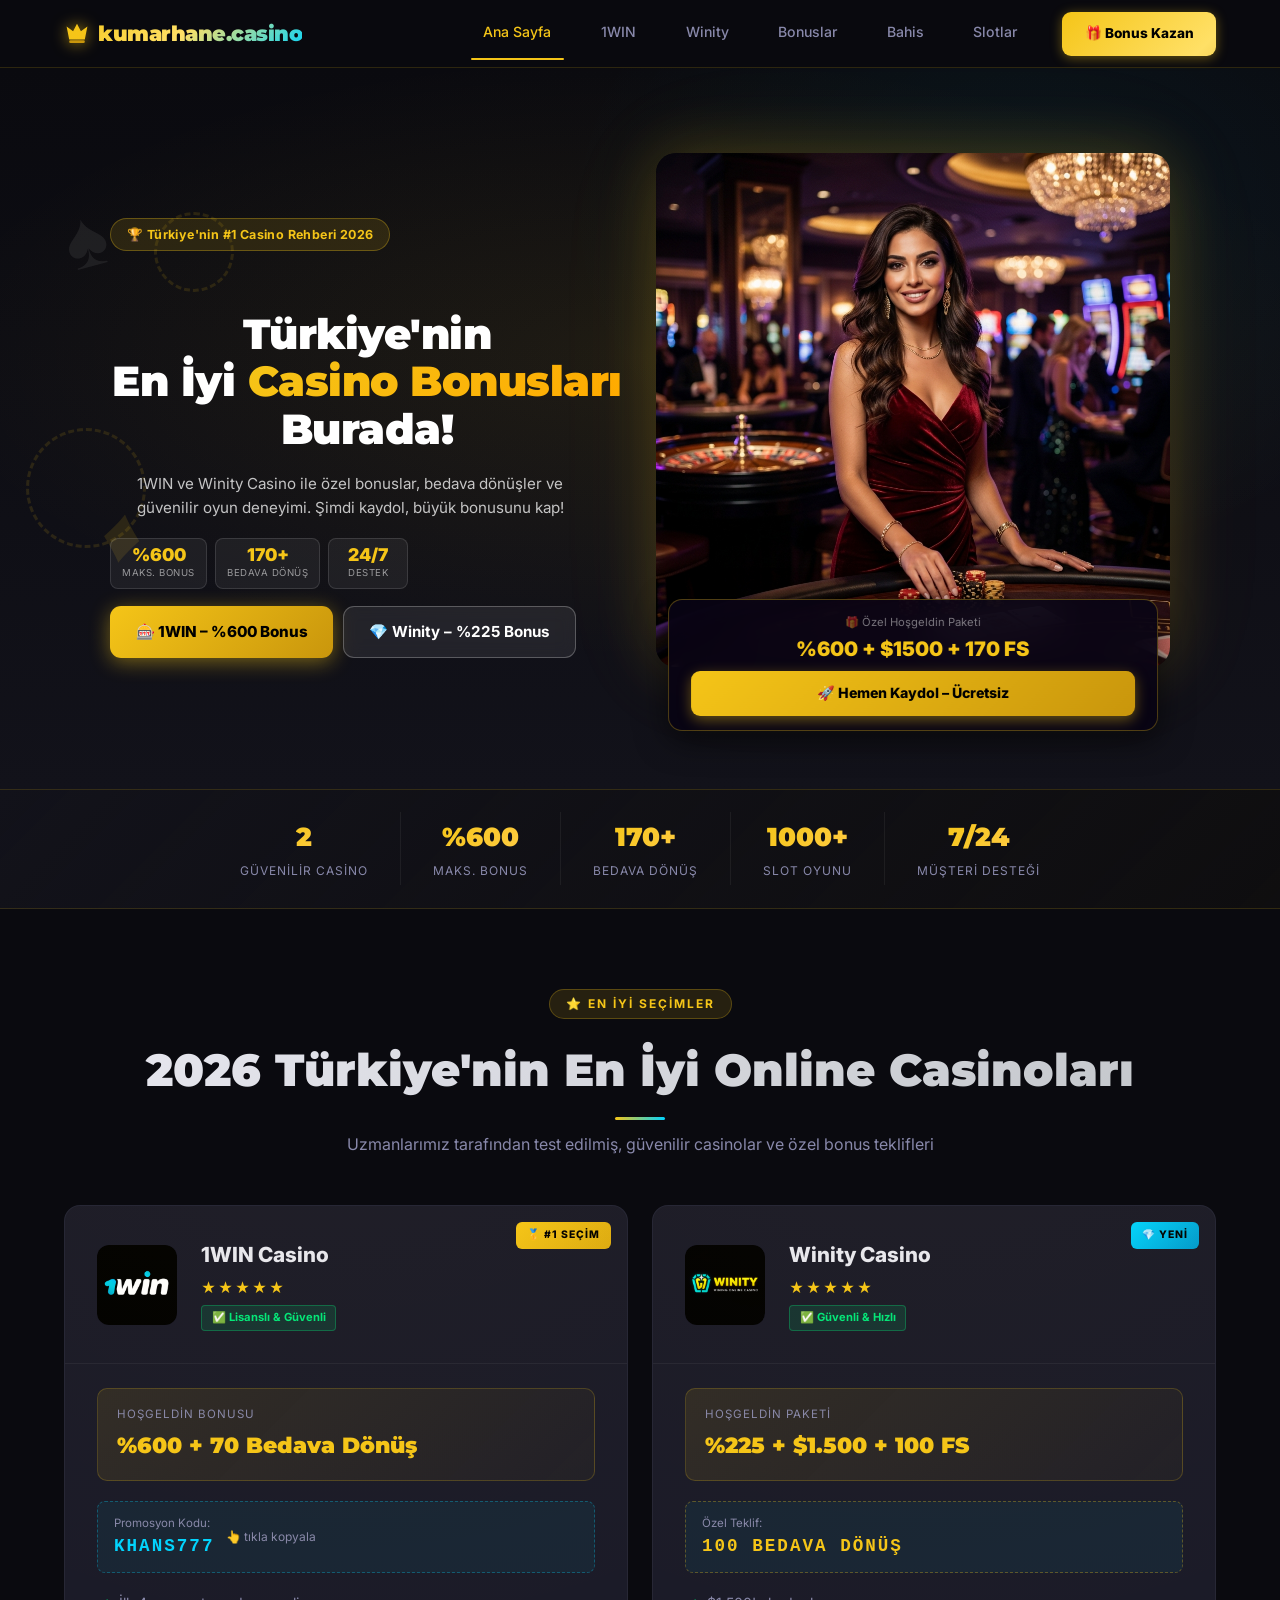
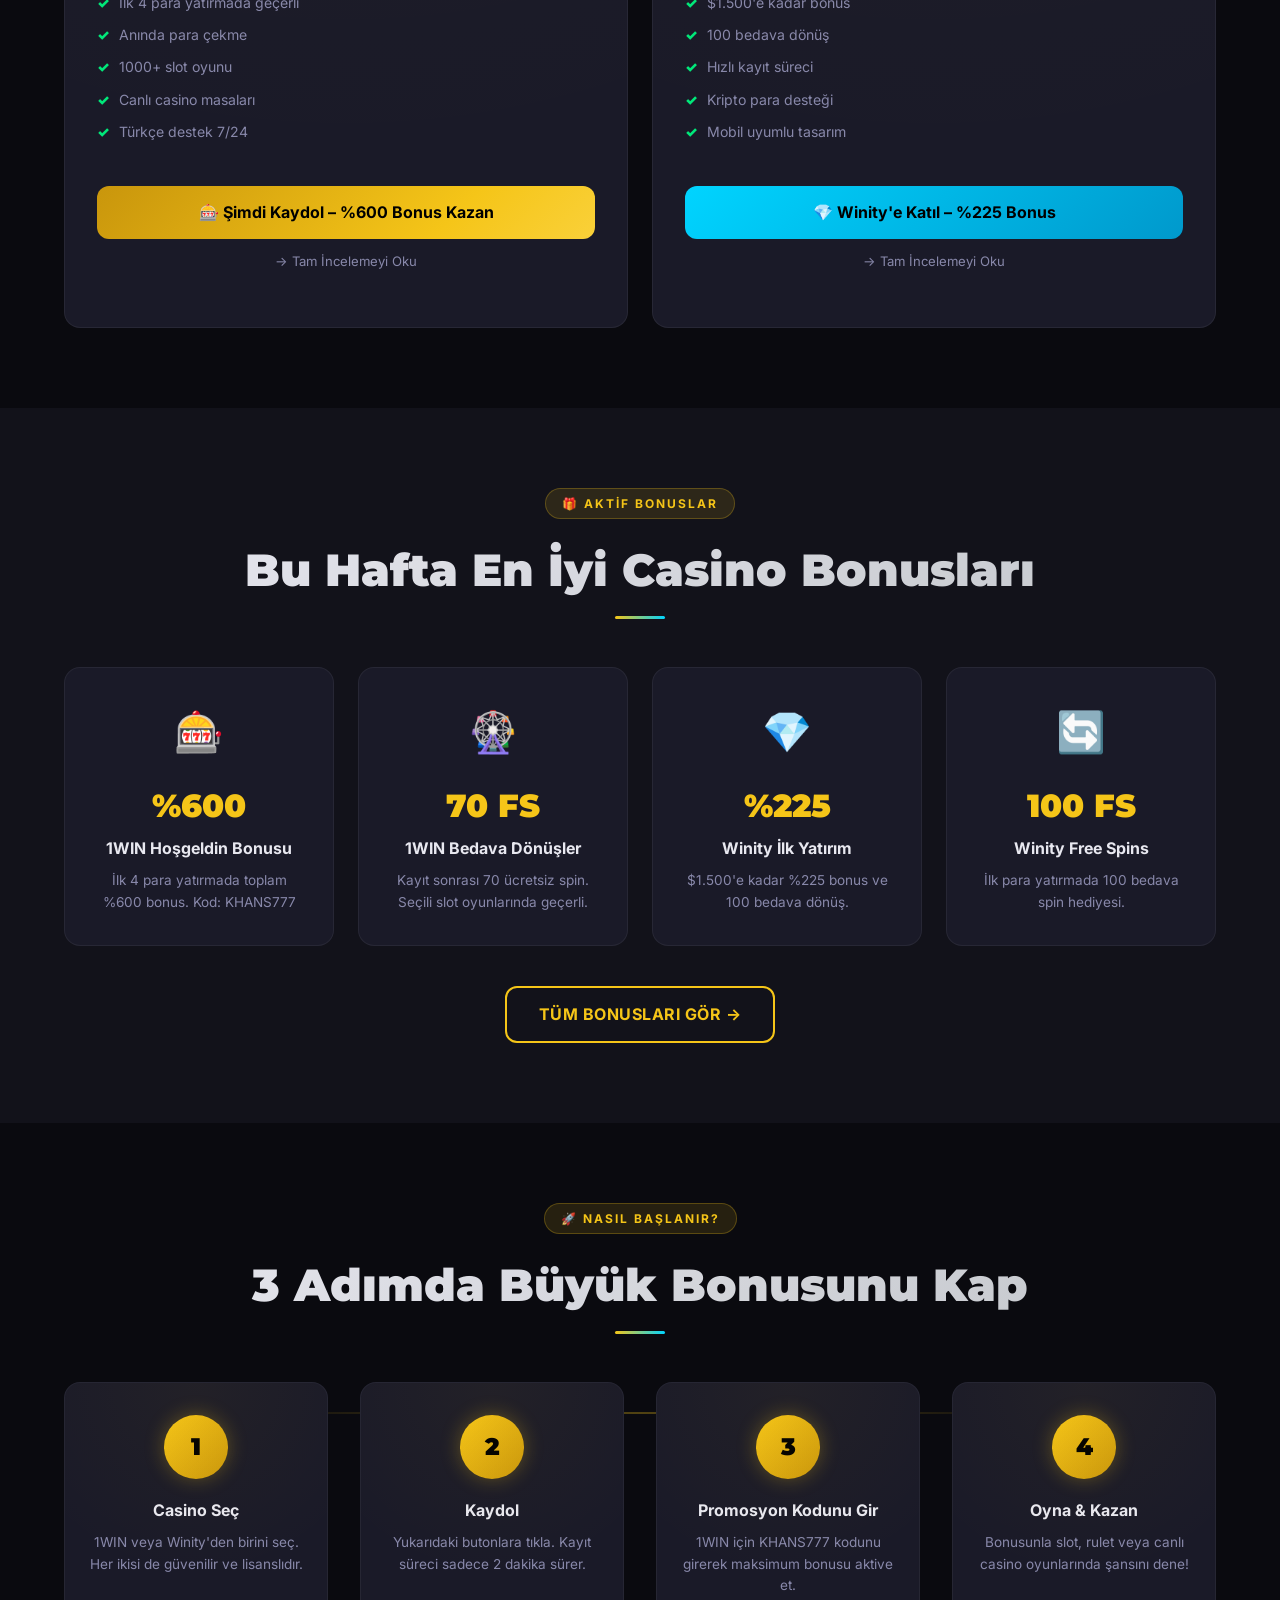
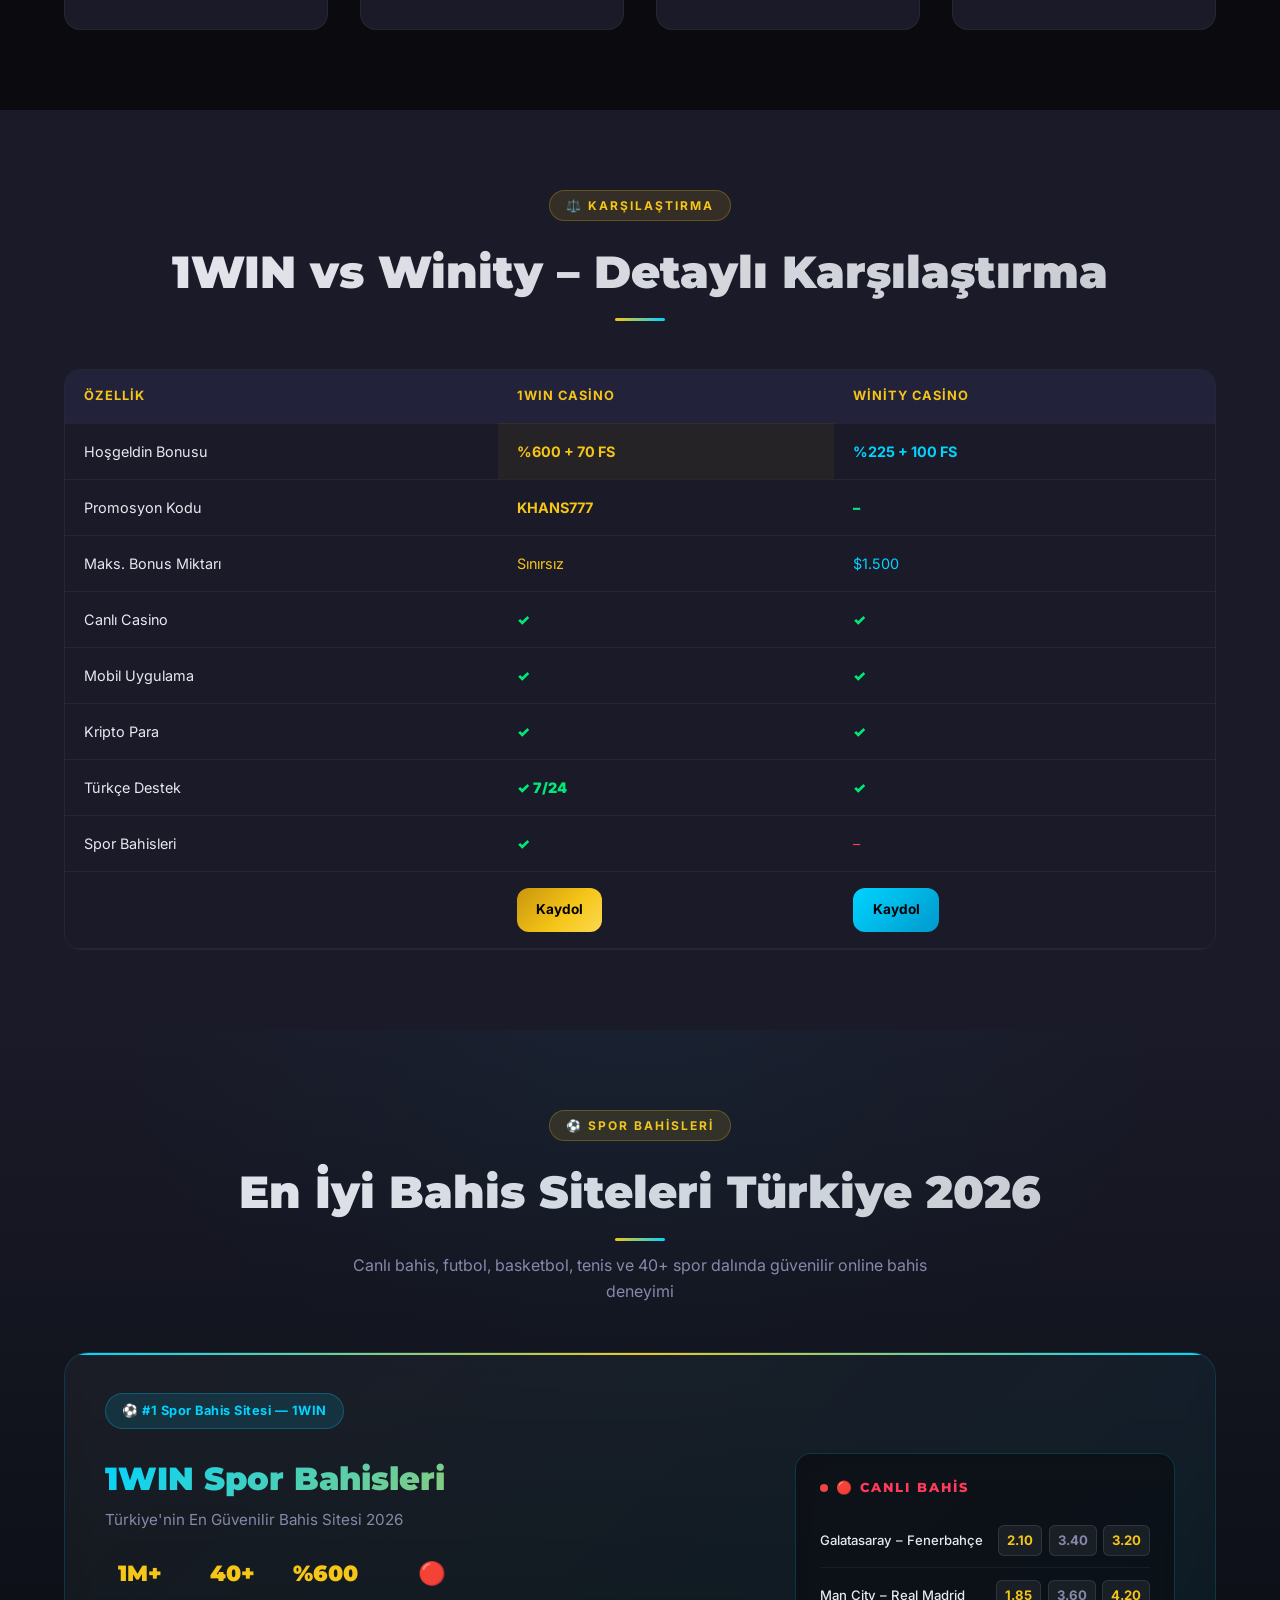
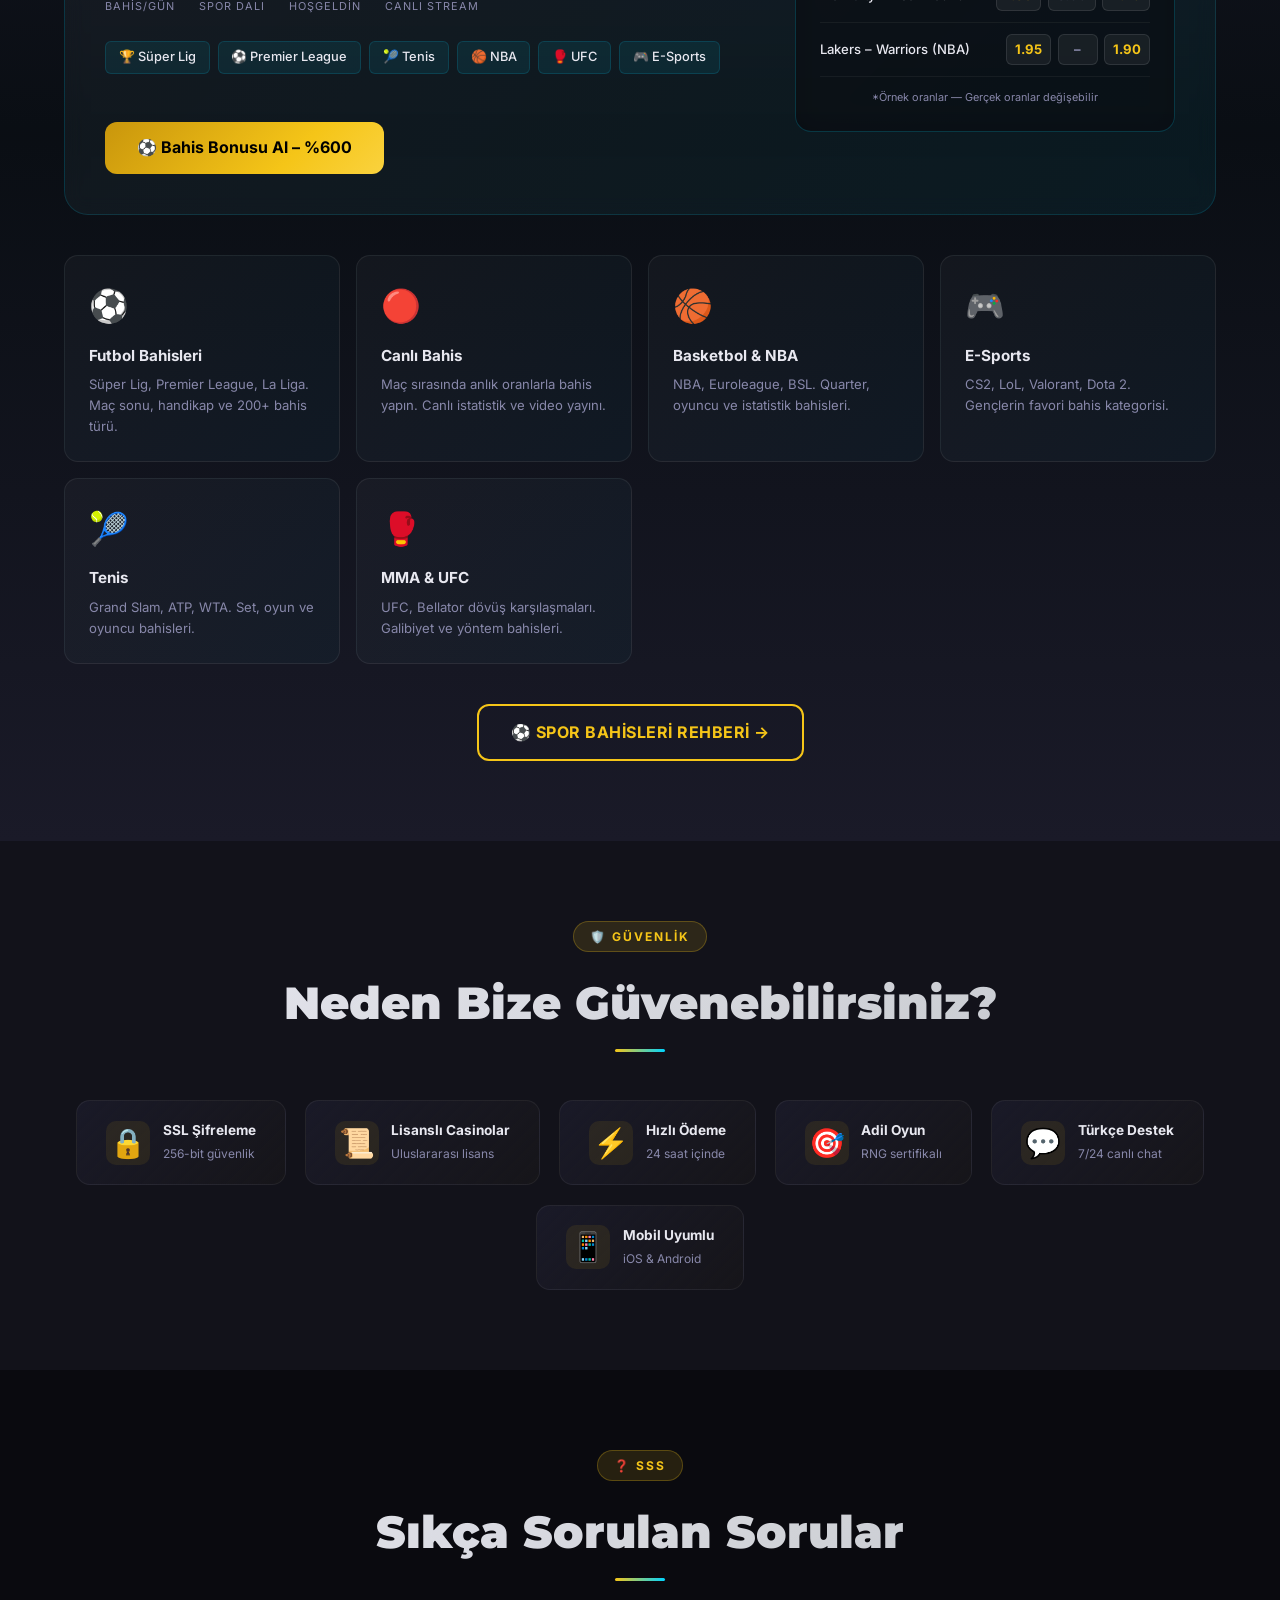
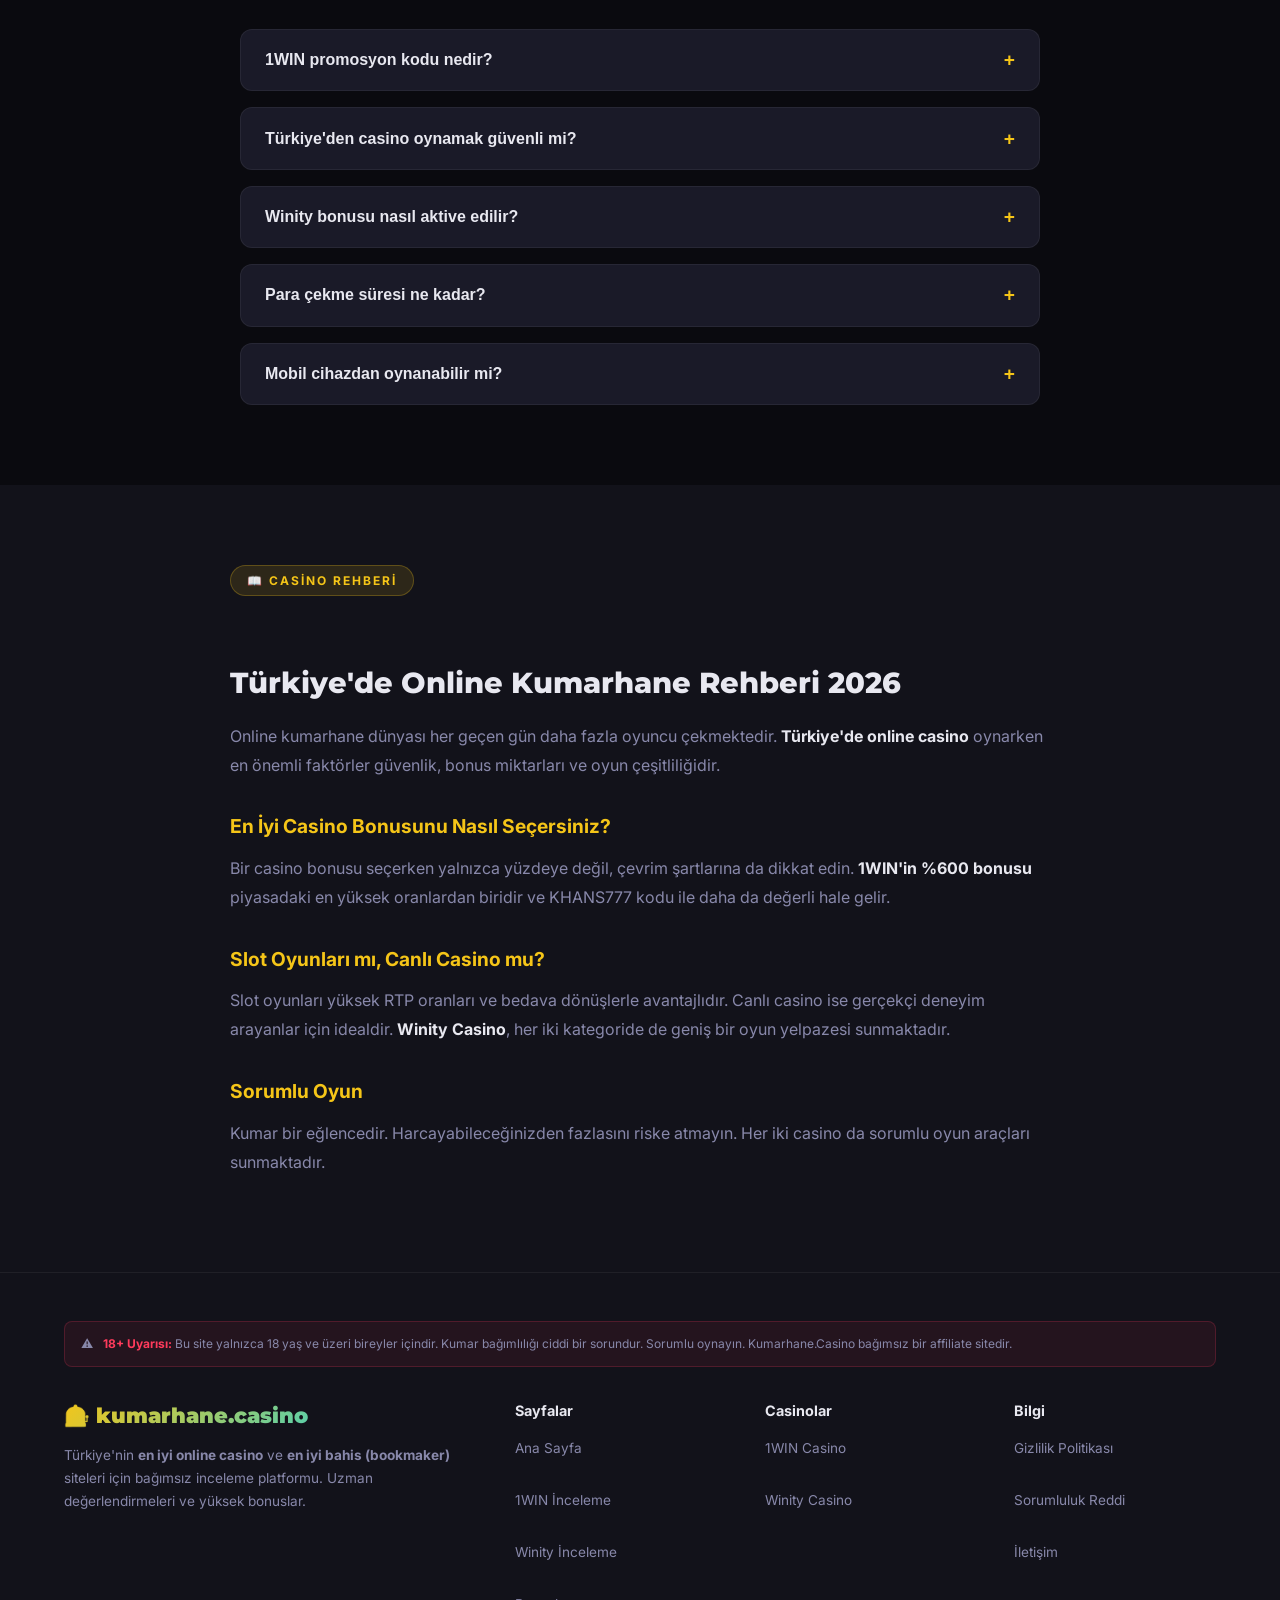
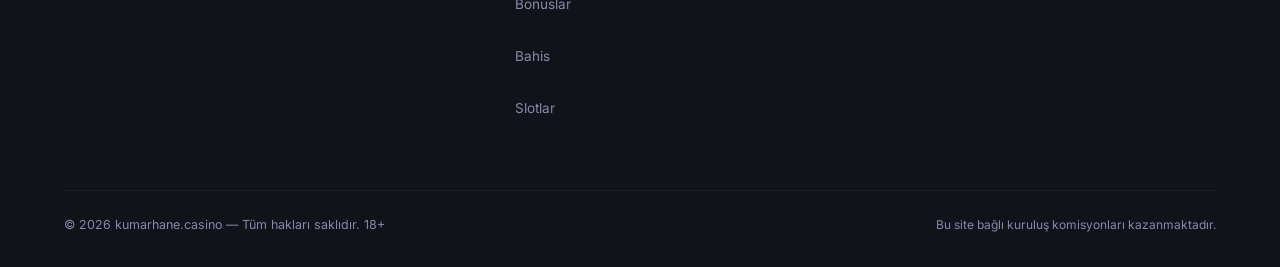
<file: index.html>
﻿<!DOCTYPE html>
<html lang="tr">
<head>
<!-- Google tag (gtag.js) -->
<script async src="https://www.googletagmanager.com/gtag/js?id=G-R4NKTTS8LN"></script>
<script>
  window.dataLayer = window.dataLayer || [];
  function gtag(){dataLayer.push(arguments);}
  gtag('js', new Date());
  gtag('config', 'G-R4NKTTS8LN');
</script>
<meta charset="UTF-8">
<meta name="viewport" content="width=device-width, initial-scale=1.0">
<title>Kumarhane.Casino – Türkiye'nin En İyi Online Casino Rehberi 2026</title>
<meta name="description" content="Türkiye'deki en iyi online casinolar: 1WIN %600 bonus + 70 bedava dönüş, Winity %225 bonus. Güvenilir kumarhane değerlendirmeleri ve özel promosyonlar.">
<meta name="keywords" content="kumarhane, online kumarhane, casino türkiye, 1win türkiye, winity casino, bedava dönüş, casino bonusu, slot oyunları">
<meta property="og:title" content="Kumarhane.Casino – En İyi Online Casino Bonusları">
<meta property="og:description" content="1WIN ve Winity ile özel bonuslar kazanın. Türkiye'nin #1 casino rehberi.">
<meta property="og:type" content="website">
<meta property="og:url" content="https://kumarhane.casino">
<meta property="og:image" content="https://kumarhane.casino/assets/images/hero-bg.png">
<meta name="twitter:card" content="summary_large_image">
<meta name="twitter:title" content="Kumarhane.Casino – En İyi Online Casino Bonusları">
<meta name="twitter:description" content="1WIN %600 bonus + KHANS777 kodu. Türkiye'nin #1 casino rehberi.">
<meta name="twitter:image" content="https://kumarhane.casino/assets/images/hero-bg.png">
<link rel="canonical" href="https://kumarhane.casino">
<link rel="alternate" hreflang="tr" href="https://kumarhane.casino/">
<link rel="preconnect" href="https://fonts.googleapis.com">
<link rel="preconnect" href="https://fonts.gstatic.com" crossorigin>
<meta name="author" content="Kumarhane.Casino">
<meta name="geo.region" content="TR">
<meta property="og:locale" content="tr_TR">
<meta property="og:site_name" content="Kumarhane.Casino">
<meta property="og:image:width" content="1200">
<meta property="og:image:height" content="630">
<link rel="icon" type="image/svg+xml" href="assets/favicon.svg">
<link rel="stylesheet" href="assets/css/style.css">



<script type="application/ld+json">
{
  "@context": "https://schema.org",
  "@graph": [
    {
      "@type": "WebSite",
      "@id": "https://kumarhane.casino/#website",
      "url": "https://kumarhane.casino/",
      "name": "Kumarhane.Casino",
      "description": "Türkiye'deki en iyi online casinolar: 1WIN %600 bonus + 70 bedava dönüş, Winity %225 bonus. Güvenilir kumarhane değerlendirmeleri ve özel promosyonlar.",
      "publisher": {
        "@type": "Organization",
        "name": "Kumarhane.Casino",
        "logo": {
          "@type": "ImageObject",
          "url": "https://kumarhane.casino/assets/images/logo.png"
        }
      }
    },
    {
      "@type": "WebPage",
      "@id": "https://kumarhane.casino/#webpage",
      "url": "https://kumarhane.casino/",
      "name": "Kumarhane.Casino – Türkiye'nin En İyi Online Casino Rehberi 2026",
      "description": "Türkiye'deki en iyi online casinolar: 1WIN %600 bonus + 70 bedava dönüş, Winity %225 bonus. Güvenilir kumarhane değerlendirmeleri ve özel promosyonlar.",
      "isPartOf": {
        "@id": "https://kumarhane.casino/#website"
      }
    },
    {
      "@type": "Casino",
      "@id": "https://kumarhane.casino/#casino",
      "name": "Kumarhane.Casino",
      "image": "https://kumarhane.casino/assets/images/logo.png",
      "description": "Türkiye'deki en iyi online casinolar: 1WIN %600 bonus + 70 bedava dönüş, Winity %225 bonus. Güvenilir kumarhane değerlendirmeleri ve özel promosyonlar.",
      "aggregateRating": {
        "@type": "AggregateRating",
        "ratingValue": "4.9",
        "bestRating": "5",
        "ratingCount": "1250"
      }
    }
  ]
}
</script>
</head>
<body>

<nav class="navbar" aria-label="Ana navigasyon">
  <div class="navbar-left">
    <a href="index.html" class="navbar-logo"><svg class="logo-icon" viewBox="0 0 30 24" fill="none" xmlns="http://www.w3.org/2000/svg" aria-hidden="true"><path d="M15 1L19.5 9.5L27 4L24 19H6L3 4L10.5 9.5L15 1Z" fill="url(#cg)"/><rect x="6" y="20" width="18" height="3" rx="1.5" fill="#c9960c"/><defs><linearGradient id="cg" x1="0" y1="0" x2="30" y2="24"><stop offset="0%" stop-color="#f5c518"/><stop offset="100%" stop-color="#ffaa00"/></linearGradient></defs></svg>kumarhane<span>.casino</span></a>
  </div>
  <div class="navbar-right">
    <div class="navbar-nav" id="mainNav">
      <a href="index.html">Ana Sayfa</a>
      <a href="1win.html">1WIN</a>
      <a href="winity.html">Winity</a>
      <a href="bonuslar.html">Bonuslar</a>
      <a href="bahis.html">Bahis</a>      <a href="slotlar.html">Slotlar</a>
    </div>
    <a href="https://lkte.cc/c1a523dd" target="_blank" rel="noopener" class="btn-nav">🎁 Bonus Kazan</a>
    <button class="nav-toggle" aria-label="Menü" id="navToggleBtn">
      <span></span><span></span><span></span>
    </button>
  </div>
</nav>
<style>
.kh-hero-split{display:grid;grid-template-columns:1fr 1fr;gap:2rem;align-items:center;max-width:1200px;margin:0 auto;padding:0 5% 36px;position:relative;z-index:2}
.kh-hero-left{display:flex;flex-direction:column;gap:1.1rem}
.kh-hero-badge{display:inline-flex;align-items:center;gap:0.4rem;background:rgba(245,197,24,0.12);border:1px solid rgba(245,197,24,0.3);color:#f5c518;padding:0.35rem 1rem;border-radius:50px;font-size:0.78rem;font-weight:700;letter-spacing:0.4px;width:fit-content}
.kh-hero-title{font-family:'Montserrat',sans-serif;font-size:clamp(1.6rem,6vw,2.6rem);font-weight:900;line-height:1.15;color:#fff;letter-spacing:-0.5px;margin-top:1em}
.kh-hero-title .hl{background:linear-gradient(135deg,#f5c518,#ffaa00);-webkit-background-clip:text;-webkit-text-fill-color:transparent}
.kh-hero-sub{font-size:0.95rem;color:rgba(255,255,255,0.75);line-height:1.6;max-width:480px}
.kh-hero-pills{display:flex;gap:0.5rem;flex-wrap:wrap}
.kh-pill{background:rgba(255,255,255,0.06);border:1px solid rgba(255,255,255,0.12);border-radius:8px;padding:0.45rem 0.7rem;text-align:center;min-width:80px}
.kh-pill-val{display:block;font-size:1.1rem;font-weight:900;color:#f5c518;line-height:1}
.kh-pill-lbl{display:block;font-size:0.6rem;color:rgba(255,255,255,0.55);text-transform:uppercase;letter-spacing:0.5px;margin-top:0.1rem}
.kh-hero-btns{display:flex;gap:0.6rem;flex-wrap:wrap}
.kh-btn-gold{display:inline-flex;align-items:center;gap:0.4rem;background:linear-gradient(135deg,#f5c518,#c9960c);color:#000;font-weight:800;font-size:0.95rem;padding:0.78rem 1.6rem;border-radius:11px;text-decoration:none;box-shadow:0 4px 20px rgba(245,197,24,0.45);transition:all .3s}
.kh-btn-gold:hover{transform:translateY(-2px);box-shadow:0 8px 28px rgba(245,197,24,0.65)}
.kh-btn-outline{display:inline-flex;align-items:center;gap:0.4rem;background:rgba(255,255,255,0.08);border:1.5px solid rgba(255,255,255,0.25);color:#fff;font-weight:700;font-size:0.95rem;padding:0.78rem 1.6rem;border-radius:11px;text-decoration:none;transition:all .3s;backdrop-filter:blur(8px)}
.kh-btn-outline:hover{background:rgba(255,255,255,0.14);border-color:rgba(255,255,255,0.4)}
.kh-hero-right{position:relative;padding-bottom:3.5rem}
.kh-hero-right img{width:100%;border-radius:20px;display:block;box-shadow:0 0 60px rgba(245,197,24,0.2),0 0 120px rgba(245,197,24,0.06)}
.kh-cta-card{position:absolute;bottom:-0.5rem;left:50%;transform:translateX(-50%);width:calc(100% - 1.5rem);background:rgba(8,4,20,0.92);backdrop-filter:blur(20px);border:1px solid rgba(245,197,24,0.3);border-radius:14px;padding:0.9rem 1.4rem;text-align:center;box-shadow:0 8px 32px rgba(0,0,0,0.6)}
.kh-cta-card .cc-label{font-size:0.7rem;color:rgba(255,255,255,0.45);margin-bottom:0.3rem}
.kh-cta-card .cc-bonus{font-size:1.25rem;font-weight:900;color:#f5c518;margin-bottom:0.6rem;line-height:1.2}
.kh-cta-card .cc-btn{display:block;background:linear-gradient(135deg,#f5c518,#c9960c);color:#000;font-weight:800;font-size:0.88rem;padding:0.7rem;border-radius:9px;text-decoration:none;transition:all .3s;box-shadow:0 4px 14px rgba(245,197,24,0.4)}
.kh-cta-card .cc-btn:hover{transform:translateY(-2px)}
@media(max-width:900px){.kh-hero-split{grid-template-columns:1fr;padding:10px 4% 20px;gap:0.8rem}.kh-hero-right{display:none}.kh-hero-left{text-align:center;align-items:center;gap:0.7rem}.kh-hero-title{margin-top:0.4em;font-size:clamp(1.5rem,7vw,2rem)}.kh-hero-sub{font-size:0.85rem;line-height:1.5}.kh-hero-btns{justify-content:center;width:100%;flex-direction:column;gap:0.5rem}.kh-btn-gold,.kh-btn-outline{width:100%;justify-content:center;padding:0.75rem 1rem;font-size:0.95rem}.kh-hero-pills{justify-content:center;gap:0.4rem}.kh-pill{min-width:70px;padding:0.4rem 0.5rem}.kh-hero-badge{font-size:0.72rem}}
</style>

<section class="hero" style="min-height:auto;padding:0;margin-top:68px">
  <div class="hero-bg"></div>
  <div class="hero-decos" aria-hidden="true">
    <span class="hd-suit" style="top:18%;left:5%;--r:-15deg;--d:9s;--dl:0s">&#9824;</span>
    <span class="hd-suit" style="bottom:30%;left:8%;--r:8deg;--d:11s;--dl:.5s;color:rgba(245,197,24,0.12)">&#9830;</span>
    <span class="hd-chip" style="width:80px;height:80px;top:20%;left:12%;--d:14s"></span>
    <span class="hd-chip" style="width:120px;height:120px;top:50%;left:2%;--d:20s"></span>
  </div>
  <div class="kh-hero-split">
    <div class="kh-hero-left">
      <div class="kh-hero-badge">🏆 Türkiye'nin #1 Casino Rehberi 2026</div>
      <h1 class="kh-hero-title">
        Türkiye'nin<br>En İyi <span class="hl">Casino Bonusları</span><br>Burada!
      </h1>
      <p class="kh-hero-sub">1WIN ve Winity Casino ile özel bonuslar, bedava dönüşler ve güvenilir oyun deneyimi. Şimdi kaydol, büyük bonusunu kap!</p>
      <div class="kh-hero-pills">
        <div class="kh-pill"><span class="kh-pill-val">%600</span><span class="kh-pill-lbl">Maks. Bonus</span></div>
        <div class="kh-pill"><span class="kh-pill-val">170+</span><span class="kh-pill-lbl">Bedava Dönüş</span></div>
        <div class="kh-pill"><span class="kh-pill-val">24/7</span><span class="kh-pill-lbl">Destek</span></div>
      </div>
      <div class="kh-hero-btns">
        <a href="https://lkte.cc/c1a523dd" target="_blank" rel="noopener" class="kh-btn-gold">🎰 1WIN – %600 Bonus</a>
        <a href="https://winity.one/alt/win_girl_tr/?ec56622b4272e864ec4dde44e7086534" target="_blank" rel="noopener" class="kh-btn-outline">💎 Winity – %225 Bonus</a>
      </div>
    </div>
    <div class="kh-hero-right">
      <img src="assets/images/hero.png" alt="Kumarhane Casino Türkiye" loading="eager">
      <div class="kh-cta-card">
        <div class="cc-label">🎁 Özel Hoşgeldin Paketi</div>
        <div class="cc-bonus">%600 + $1500 + 170 FS</div>
        <a href="https://lkte.cc/c1a523dd" target="_blank" rel="noopener" class="cc-btn">🚀 Hemen Kaydol – Ücretsiz</a>
      </div>
    </div>
  </div>
</section>

<div class="stats-bar">
  <div class="stat-item"><div class="stat-num">2</div><div class="stat-label">Güvenilir Casino</div></div>
  <div class="stat-item"><div class="stat-num">%600</div><div class="stat-label">Maks. Bonus</div></div>
  <div class="stat-item"><div class="stat-num">170+</div><div class="stat-label">Bedava Dönüş</div></div>
  <div class="stat-item"><div class="stat-num">1000+</div><div class="stat-label">Slot Oyunu</div></div>
  <div class="stat-item"><div class="stat-num">7/24</div><div class="stat-label">Müşteri Desteği</div></div>
</div>

<section class="section">
  <div class="section-header">
    <div class="section-tag">⭐ En İyi Seçimler</div>
    <h2 class="section-title">2026 Türkiye'nin En İyi Online Casinoları</h2>
    <p class="section-sub">Uzmanlarımız tarafından test edilmiş, güvenilir casinolar ve özel bonus teklifleri</p>
  </div>
  <div class="cards-grid">

    <!-- 1WIN CARD -->
    <article class="casino-card">
      <div class="top-pick-badge">🥇 #1 Seçim</div>
      <div class="casino-card-top">
        <div class="casino-logo-wrap">
          <img loading="lazy" src="assets/images/1win-logo.png" alt="1WIN Casino logosu" onerror="this.parentElement.innerHTML='<span style=font-size:2rem;color:#00d4ff>1W</span>'">
        </div>
        <div class="casino-meta">
          <h3>1WIN Casino</h3>
          <div class="stars">★★★★★</div>
          <div class="casino-badge">✅ Lisanslı &amp; Güvenli</div>
        </div>
      </div>
      <div class="casino-card-body">
        <div class="bonus-highlight">
          <div class="bonus-highlight-label">Hoşgeldin Bonusu</div>
          <div class="bonus-highlight-value">%600 + 70 Bedava Dönüş</div>
        </div>
        <div class="promo-box">
          <div>
            <div class="promo-label">Promosyon Kodu:</div>
            <div class="promo-code" title="Kopyala">KHANS777</div>
          </div>
          <div style="font-size:0.75rem;color:var(--text-muted)">👆 tıkla kopyala</div>
        </div>
        <div class="features-list">
          <div class="feature-item">İlk 4 para yatırmada geçerli</div>
          <div class="feature-item">Anında para çekme</div>
          <div class="feature-item">1000+ slot oyunu</div>
          <div class="feature-item">Canlı casino masaları</div>
          <div class="feature-item">Türkçe destek 7/24</div>
        </div>
      </div>
      <div class="casino-card-footer">
        <a href="https://lkte.cc/c1a523dd" target="_blank" rel="noopener" class="btn btn-gold" style="width:100%;justify-content:center">🎰 Şimdi Kaydol – %600 Bonus Kazan</a>
        <a href="1win.html" style="display:block;text-align:center;margin-top:0.75rem;font-size:0.82rem;color:var(--text-muted)">→ Tam İncelemeyi Oku</a>
      </div>
    </article>

    <!-- WINITY CARD -->
    <article class="casino-card">
      <div class="top-pick-badge" style="background:linear-gradient(135deg,#00d4ff,#0099cc);color:#000">💎 Yeni</div>
      <div class="casino-card-top">
        <div class="casino-logo-wrap">
          <img loading="lazy" src="assets/images/winity-logo.png" alt="Winity Casino logosu" onerror="this.parentElement.innerHTML='<span style=font-size:1.5rem;color:#f5c518>WIN</span>'">
        </div>
        <div class="casino-meta">
          <h3>Winity Casino</h3>
          <div class="stars">★★★★★</div>
          <div class="casino-badge">✅ Güvenli &amp; Hızlı</div>
        </div>
      </div>
      <div class="casino-card-body">
        <div class="bonus-highlight">
          <div class="bonus-highlight-label">Hoşgeldin Paketi</div>
          <div class="bonus-highlight-value">%225 + $1.500 + 100 FS</div>
        </div>
        <div class="promo-box" style="border-color:rgba(245,197,24,0.3)">
          <div>
            <div class="promo-label">Özel Teklif:</div>
            <div class="promo-code" style="color:var(--gold)">100 BEDAVA DÖNÜŞ</div>
          </div>
        </div>
        <div class="features-list">
          <div class="feature-item">$1.500'e kadar bonus</div>
          <div class="feature-item">100 bedava dönüş</div>
          <div class="feature-item">Hızlı kayıt süreci</div>
          <div class="feature-item">Kripto para desteği</div>
          <div class="feature-item">Mobil uyumlu tasarım</div>
        </div>
      </div>
      <div class="casino-card-footer">
        <a href="https://winity.one/alt/win_girl_tr/?ec56622b4272e864ec4dde44e7086534" target="_blank" rel="noopener" class="btn btn-cyan" style="width:100%;justify-content:center">💎 Winity'e Katıl – %225 Bonus</a>
        <a href="winity.html" style="display:block;text-align:center;margin-top:0.75rem;font-size:0.82rem;color:var(--text-muted)">→ Tam İncelemeyi Oku</a>
      </div>
    </article>

  </div>
</section>

<section class="section section-dark">
  <div class="section-header">
    <div class="section-tag">🎁 Aktif Bonuslar</div>
    <h2 class="section-title">Bu Hafta En İyi Casino Bonusları</h2>
  </div>
  <div class="bonus-grid">
    <div class="bonus-card">
      <div class="bonus-card-icon">🎰</div>
      <div class="bonus-card-amount">%600</div>
      <div class="bonus-card-title">1WIN Hoşgeldin Bonusu</div>
      <div class="bonus-card-desc">İlk 4 para yatırmada toplam %600 bonus. Kod: KHANS777</div>
    </div>
    <div class="bonus-card">
      <div class="bonus-card-icon">🎡</div>
      <div class="bonus-card-amount">70 FS</div>
      <div class="bonus-card-title">1WIN Bedava Dönüşler</div>
      <div class="bonus-card-desc">Kayıt sonrası 70 ücretsiz spin. Seçili slot oyunlarında geçerli.</div>
    </div>
    <div class="bonus-card">
      <div class="bonus-card-icon">💎</div>
      <div class="bonus-card-amount">%225</div>
      <div class="bonus-card-title">Winity İlk Yatırım</div>
      <div class="bonus-card-desc">$1.500'e kadar %225 bonus ve 100 bedava dönüş.</div>
    </div>
    <div class="bonus-card">
      <div class="bonus-card-icon">🔄</div>
      <div class="bonus-card-amount">100 FS</div>
      <div class="bonus-card-title">Winity Free Spins</div>
      <div class="bonus-card-desc">İlk para yatırmada 100 bedava spin hediyesi.</div>
    </div>
  </div>
  <div style="text-align:center;margin-top:2.5rem">
    <a href="bonuslar.html" class="btn btn-outline">Tüm Bonusları Gör →</a>
  </div>
</section>

<section class="section">
  <div class="section-header">
    <div class="section-tag">🚀 Nasıl Başlanır?</div>
    <h2 class="section-title">3 Adımda Büyük Bonusunu Kap</h2>
  </div>
  <div class="steps-grid">
    <div class="step-card">
      <div class="step-num">1</div>
      <div class="step-title">Casino Seç</div>
      <div class="step-desc">1WIN veya Winity'den birini seç. Her ikisi de güvenilir ve lisanslıdır.</div>
    </div>
    <div class="step-card">
      <div class="step-num">2</div>
      <div class="step-title">Kaydol</div>
      <div class="step-desc">Yukarıdaki butonlara tıkla. Kayıt süreci sadece 2 dakika sürer.</div>
    </div>
    <div class="step-card">
      <div class="step-num">3</div>
      <div class="step-title">Promosyon Kodunu Gir</div>
      <div class="step-desc">1WIN için KHANS777 kodunu girerek maksimum bonusu aktive et.</div>
    </div>
    <div class="step-card">
      <div class="step-num">4</div>
      <div class="step-title">Oyna &amp; Kazan</div>
      <div class="step-desc">Bonusunla slot, rulet veya canlı casino oyunlarında şansını dene!</div>
    </div>
  </div>
</section>

<section class="section section-darker">
  <div class="section-header">
    <div class="section-tag">⚖️ Karşılaştırma</div>
    <h2 class="section-title">1WIN vs Winity – Detaylı Karşılaştırma</h2>
  </div>
  <div style="overflow-x:auto;border-radius:16px;border:1px solid rgba(255,255,255,0.06)">
    <table class="compare-table">
      <thead>
        <tr>
          <th>Özellik</th>
          <th>1WIN Casino</th>
          <th>Winity Casino</th>
        </tr>
      </thead>
      <tbody>
        <tr><td>Hoşgeldin Bonusu</td><td style="color:var(--gold);font-weight:700">%600 + 70 FS</td><td style="color:var(--cyan);font-weight:700">%225 + 100 FS</td></tr>
        <tr><td>Promosyon Kodu</td><td style="color:var(--gold);font-weight:700">KHANS777</td><td class="check">–</td></tr>
        <tr><td>Maks. Bonus Miktarı</td><td style="color:var(--gold)">Sınırsız</td><td style="color:var(--cyan)">$1.500</td></tr>
        <tr><td>Canlı Casino</td><td class="check">✓</td><td class="check">✓</td></tr>
        <tr><td>Mobil Uygulama</td><td class="check">✓</td><td class="check">✓</td></tr>
        <tr><td>Kripto Para</td><td class="check">✓</td><td class="check">✓</td></tr>
        <tr><td>Türkçe Destek</td><td class="check">✓ 7/24</td><td class="check">✓</td></tr>
        <tr><td>Spor Bahisleri</td><td class="check">✓</td><td class="cross">–</td></tr>
        <tr>
          <td></td>
          <td><a href="https://lkte.cc/c1a523dd" target="_blank" rel="noopener" class="btn btn-gold" style="padding:0.6rem 1.2rem;font-size:0.85rem">Kaydol</a></td>
          <td><a href="https://winity.one/alt/win_girl_tr/?ec56622b4272e864ec4dde44e7086534" target="_blank" rel="noopener" class="btn btn-cyan" style="padding:0.6rem 1.2rem;font-size:0.85rem">Kaydol</a></td>
        </tr>
      </tbody>
    </table>
  </div>
</section>

<!-- SPORTS BETTING — Спортивные ставки с SEO ключами -->
<section class="section section-sport">
  <div class="section-header reveal">
    <div class="section-tag">⚽ Spor Bahisleri</div>
    <h2 class="section-title">En İyi Bahis Siteleri Türkiye 2026</h2>
    <p class="section-sub">Canlı bahis, futbol, basketbol, tenis ve 40+ spor dalında güvenilir online bahis deneyimi</p>
  </div>
  <div class="sport-hero-card reveal">
    <div class="sport-hero-badge">⚽ #1 Spor Bahis Sitesi — 1WIN</div>
    <div class="sport-hero-content">
      <div class="sport-hero-left">
        <div class="sport-brand">1WIN Spor Bahisleri</div>
        <div class="sport-tagline">Türkiye'nin En Güvenilir Bahis Sitesi 2026</div>
        <div class="sport-stats">
          <div class="sport-stat"><span class="sport-stat-val">1M+</span><span class="sport-stat-label">Bahis/Gün</span></div>
          <div class="sport-stat"><span class="sport-stat-val">40+</span><span class="sport-stat-label">Spor Dalı</span></div>
          <div class="sport-stat"><span class="sport-stat-val">%600</span><span class="sport-stat-label">Hoşgeldin</span></div>
          <div class="sport-stat"><span class="sport-stat-val">🔴</span><span class="sport-stat-label">Canlı Stream</span></div>
        </div>
        <div class="sport-features">
          <span class="sport-feat">🏆 Süper Lig</span>
          <span class="sport-feat">⚽ Premier League</span>
          <span class="sport-feat">🎾 Tenis</span>
          <span class="sport-feat">🏀 NBA</span>
          <span class="sport-feat">🥊 UFC</span>
          <span class="sport-feat">🎮 E-Sports</span>
        </div>
        <a href="https://lkte.cc/c1a523dd" target="_blank" rel="noopener" class="btn btn-gold" style="margin-top:1.5rem">⚽ Bahis Bonusu Al – %600</a>
      </div>
      <div class="sport-hero-right">
        <div class="live-odds-widget">
          <div class="odds-header">🔴 CANLI BAHİS</div>
          <div class="odds-item"><span class="odds-match">Galatasaray – Fenerbahçe</span><div class="odds-values"><span class="odd">2.10</span><span class="odd odd-draw">3.40</span><span class="odd">3.20</span></div></div>
          <div class="odds-item"><span class="odds-match">Man City – Real Madrid</span><div class="odds-values"><span class="odd">1.85</span><span class="odd odd-draw">3.60</span><span class="odd">4.20</span></div></div>
          <div class="odds-item"><span class="odds-match">Lakers – Warriors (NBA)</span><div class="odds-values"><span class="odd">1.95</span><span class="odd odd-draw">–</span><span class="odd">1.90</span></div></div>
          <div class="odds-footer">*Örnek oranlar — Gerçek oranlar değişebilir</div>
        </div>
      </div>
    </div>
  </div>
  <div class="sport-grid reveal">
    <div class="sport-card"><div class="sport-card-icon">⚽</div><div class="sport-card-title">Futbol Bahisleri</div><p class="sport-card-desc">Süper Lig, Premier League, La Liga. Maç sonu, handikap ve 200+ bahis türü.</p></div>
    <div class="sport-card"><div class="sport-card-icon">🔴</div><div class="sport-card-title">Canlı Bahis</div><p class="sport-card-desc">Maç sırasında anlık oranlarla bahis yapın. Canlı istatistik ve video yayını.</p></div>
    <div class="sport-card"><div class="sport-card-icon">🏀</div><div class="sport-card-title">Basketbol & NBA</div><p class="sport-card-desc">NBA, Euroleague, BSL. Quarter, oyuncu ve istatistik bahisleri.</p></div>
    <div class="sport-card"><div class="sport-card-icon">🎮</div><div class="sport-card-title">E-Sports</div><p class="sport-card-desc">CS2, LoL, Valorant, Dota 2. Gençlerin favori bahis kategorisi.</p></div>
    <div class="sport-card"><div class="sport-card-icon">🎾</div><div class="sport-card-title">Tenis</div><p class="sport-card-desc">Grand Slam, ATP, WTA. Set, oyun ve oyuncu bahisleri.</p></div>
    <div class="sport-card"><div class="sport-card-icon">🥊</div><div class="sport-card-title">MMA & UFC</div><p class="sport-card-desc">UFC, Bellator dövüş karşılaşmaları. Galibiyet ve yöntem bahisleri.</p></div>
  </div>
  <div style="text-align:center;margin-top:2.5rem" class="reveal">
    <a href="bahis.html" class="btn btn-outline">⚽ Spor Bahisleri Rehberi →</a>
  </div>
</section>

<section class="section section-dark">
  <div class="section-header">
    <div class="section-tag">🛡️ Güvenlik</div>
    <h2 class="section-title">Neden Bize Güvenebilirsiniz?</h2>
  </div>
  <div class="trust-grid">
    <div class="trust-item"><div class="trust-icon">🔒</div><div class="trust-text"><strong>SSL Şifreleme</strong><span>256-bit güvenlik</span></div></div>
    <div class="trust-item"><div class="trust-icon">📜</div><div class="trust-text"><strong>Lisanslı Casinolar</strong><span>Uluslararası lisans</span></div></div>
    <div class="trust-item"><div class="trust-icon">⚡</div><div class="trust-text"><strong>Hızlı Ödeme</strong><span>24 saat içinde</span></div></div>
    <div class="trust-item"><div class="trust-icon">🎯</div><div class="trust-text"><strong>Adil Oyun</strong><span>RNG sertifikalı</span></div></div>
    <div class="trust-item"><div class="trust-icon">💬</div><div class="trust-text"><strong>Türkçe Destek</strong><span>7/24 canlı chat</span></div></div>
    <div class="trust-item"><div class="trust-icon">📱</div><div class="trust-text"><strong>Mobil Uyumlu</strong><span>iOS &amp; Android</span></div></div>
  </div>
</section>

<section class="section">
  <div class="section-header">
    <div class="section-tag">❓ SSS</div>
    <h2 class="section-title">Sıkça Sorulan Sorular</h2>
  </div>
  <div class="faq-list">
    <div class="faq-item">
      <button class="faq-question">1WIN promosyon kodu nedir? <span class="faq-icon">+</span></button>
      <div class="faq-answer">1WIN için özel promosyon kodumuzu kullanın: <strong>KHANS777</strong>. Bu kod ile kaydolduğunuzda %600 hoşgeldin bonusu ve 70 bedava dönüş kazanırsınız.</div>
    </div>
    <div class="faq-item">
      <button class="faq-question">Türkiye'den casino oynamak güvenli mi? <span class="faq-icon">+</span></button>
      <div class="faq-answer">Lisanslı ve güvenilir casinolar seçtiğinizde güvenle oynayabilirsiniz. Önerdiğimiz 1WIN ve Winity, uluslararası lisansa sahip ve SSL şifrelemesi kullanan platformlardır.</div>
    </div>
    <div class="faq-item">
      <button class="faq-question">Winity bonusu nasıl aktive edilir? <span class="faq-icon">+</span></button>
      <div class="faq-answer">Sitemizdeki Winity linkine tıklayarak kaydolun. Özel bağlantımız üzerinden Kaydolan kullanıcılara otomatik olarak %225 bonus + 100 bedava dönüş tanımlanır.</div>
    </div>
    <div class="faq-item">
      <button class="faq-question">Para çekme süresi ne kadar? <span class="faq-icon">+</span></button>
      <div class="faq-answer">1WIN ve Winity genellikle 24 saat içinde para çekme işlemlerini tamamlar. Kripto para ile çekimlerde bu süre çok daha kısa olabilir.</div>
    </div>
    <div class="faq-item">
      <button class="faq-question">Mobil cihazdan oynanabilir mi? <span class="faq-icon">+</span></button>
      <div class="faq-answer">Evet! Her iki casino da iOS ve Android uygulamasına sahiptir. Mobil tarayıcı üzerinden de sorunsuz oynanabilir.</div>
    </div>
  </div>
</section>

<section class="section section-dark">
  <div class="prose">
    <div class="section-tag" style="margin-bottom:1.5rem">📖 Casino Rehberi</div>
    <h2>Türkiye'de Online Kumarhane Rehberi 2026</h2>
    <p>Online kumarhane dünyası her geçen gün daha fazla oyuncu çekmektedir. <strong>Türkiye'de online casino</strong> oynarken en önemli faktörler güvenlik, bonus miktarları ve oyun çeşitliliğidir.</p>
    <h3>En İyi Casino Bonusunu Nasıl Seçersiniz?</h3>
    <p>Bir casino bonusu seçerken yalnızca yüzdeye değil, çevrim şartlarına da dikkat edin. <strong>1WIN'in %600 bonusu</strong> piyasadaki en yüksek oranlardan biridir ve KHANS777 kodu ile daha da değerli hale gelir.</p>
    <h3>Slot Oyunları mı, Canlı Casino mu?</h3>
    <p>Slot oyunları yüksek RTP oranları ve bedava dönüşlerle avantajlıdır. Canlı casino ise gerçekçi deneyim arayanlar için idealdir. <strong>Winity Casino</strong>, her iki kategoride de geniş bir oyun yelpazesi sunmaktadır.</p>
    <h3>Sorumlu Oyun</h3>
    <p>Kumar bir eğlencedir. Harcayabileceğinizden fazlasını riske atmayın. Her iki casino da sorumlu oyun araçları sunmaktadır.</p>
  </div>
</section>

<footer>
  <div class="gambling-warning">⚠️ <div><strong>18+ Uyarısı:</strong> Bu site yalnızca 18 yaş ve üzeri bireyler içindir. Kumar bağımlılığı ciddi bir sorundur. Sorumlu oynayın. Kumarhane.Casino bağımsız bir affiliate sitedir.</div></div>
  <div class="footer-grid">
    <div>
      <div class="footer-brand-name">🎰 kumarhane.casino</div>
      <p class="footer-desc">Türkiye'nin <strong>en iyi online casino</strong> ve <strong>en iyi bahis (bookmaker)</strong> siteleri için bağımsız inceleme platformu. Uzman değerlendirmeleri ve yüksek bonuslar.</p>
    </div>
    <div>
      <div class="footer-col-title">Sayfalar</div>
      <div class="footer-links">
        <a href="index.html">Ana Sayfa</a>
        <a href="1win.html">1WIN İnceleme</a>
        <a href="winity.html">Winity İnceleme</a>
        <a href="bonuslar.html">Bonuslar</a>
        <a href="bahis.html">Bahis</a>      <a href="slotlar.html">Slotlar</a>
      </div>
    </div>
    <div>
      <div class="footer-col-title">Casinolar</div>
      <div class="footer-links">
        <a href="https://lkte.cc/c1a523dd" target="_blank" rel="noopener">1WIN Casino</a>
        <a href="https://winity.one/alt/win_girl_tr/?ec56622b4272e864ec4dde44e7086534" target="_blank" rel="noopener">Winity Casino</a>
      </div>
    </div>
    <div>
      <div class="footer-col-title">Bilgi</div>
      <div class="footer-links">
        <a href="gizlilik.html">Gizlilik Politikası</a>
        <a href="sorumluluk.html">Sorumluluk Reddi</a>
        <a href="mailto:info@kumarhane.casino">İletişim</a>
      </div>
    </div>
  </div>
  <div class="footer-bottom">
    <div class="footer-copy">© 2026 kumarhane.casino — Tüm hakları saklıdır. 18+</div>
    <div style="font-size:0.75rem;color:var(--text-muted)">Bu site bağlı kuruluş komisyonları kazanmaktadır.</div>
  </div>
</footer>

<div class="sticky-cta" style="opacity:0;transition:opacity .3s">
  <a href="https://lkte.cc/c1a523dd" target="_blank" rel="noopener" class="sticky-cta-btn btn-gold">🎰 1WIN %600</a>
  <a href="https://winity.one/alt/win_girl_tr/?ec56622b4272e864ec4dde44e7086534" target="_blank" rel="noopener" class="sticky-cta-btn btn-cyan">💎 Winity %225</a>
</div>

<script src="assets/js/main.js"></script>
</body>
</html>
</file>
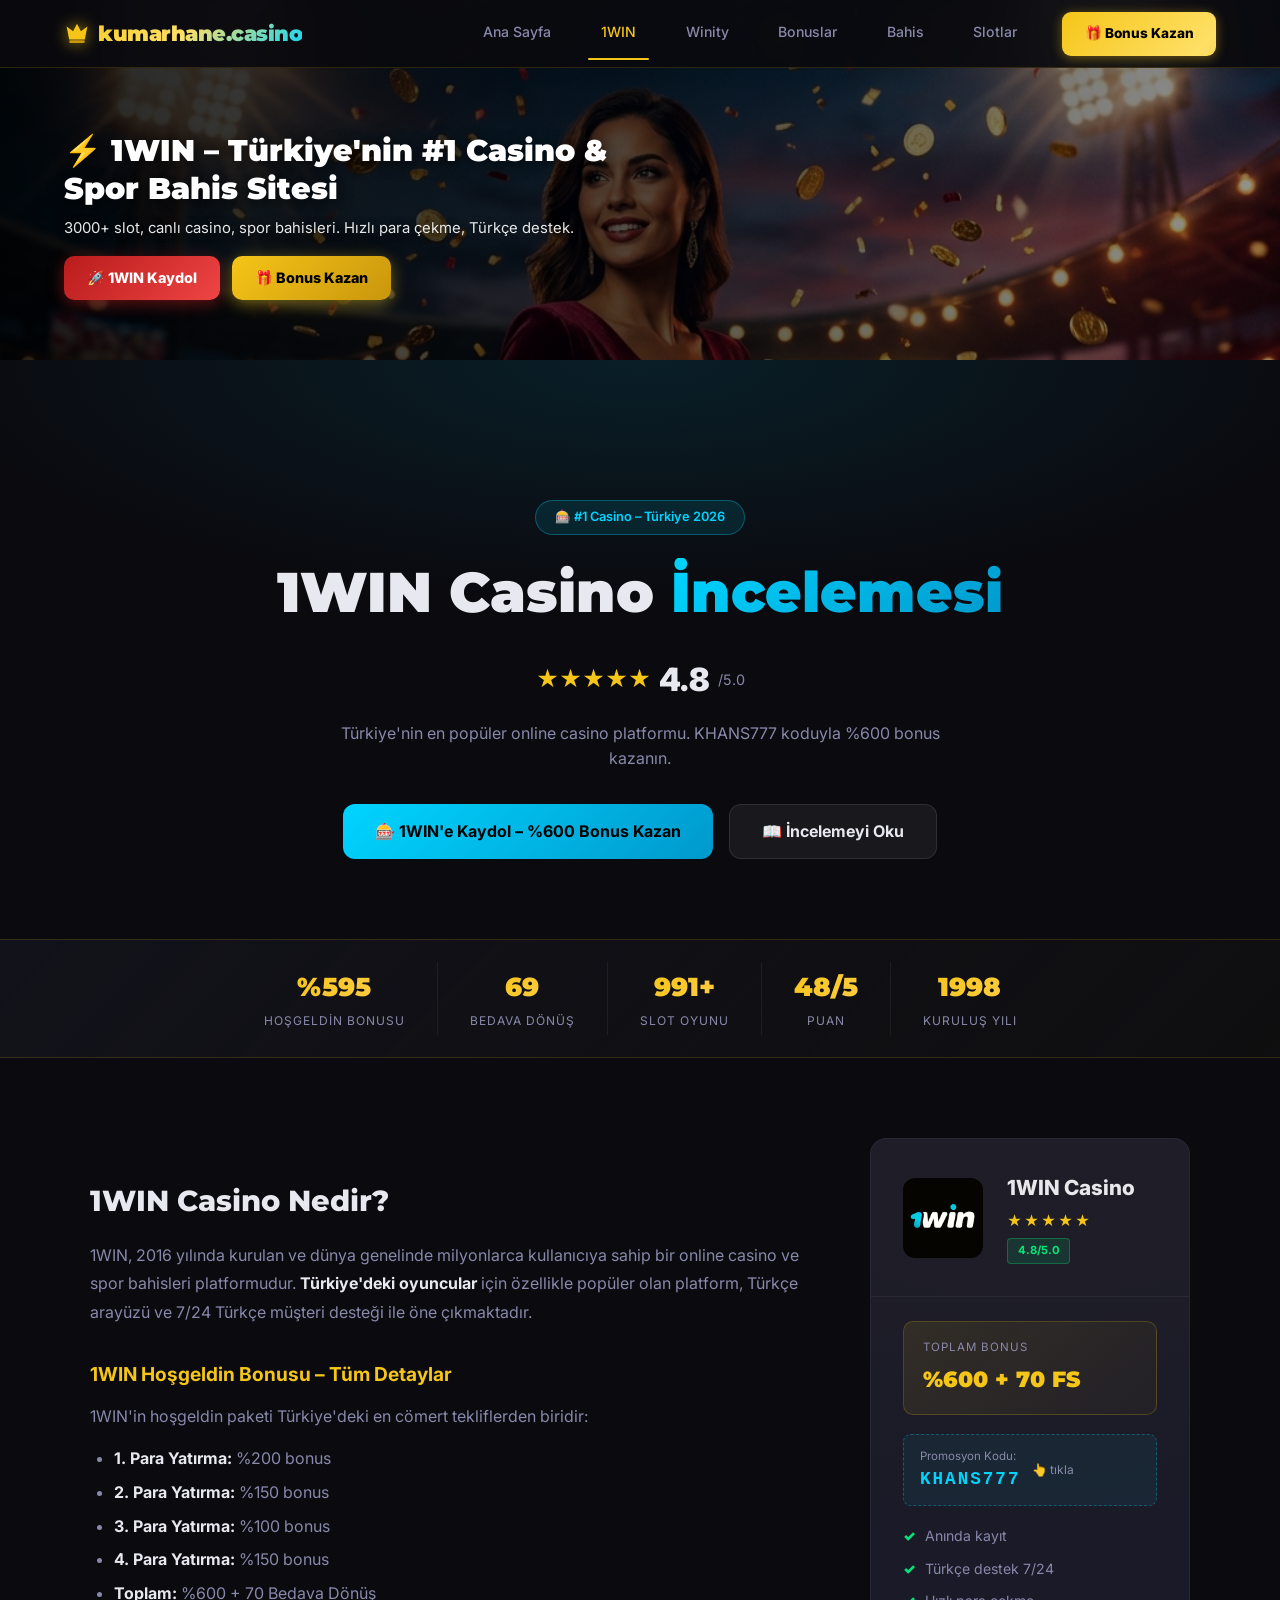
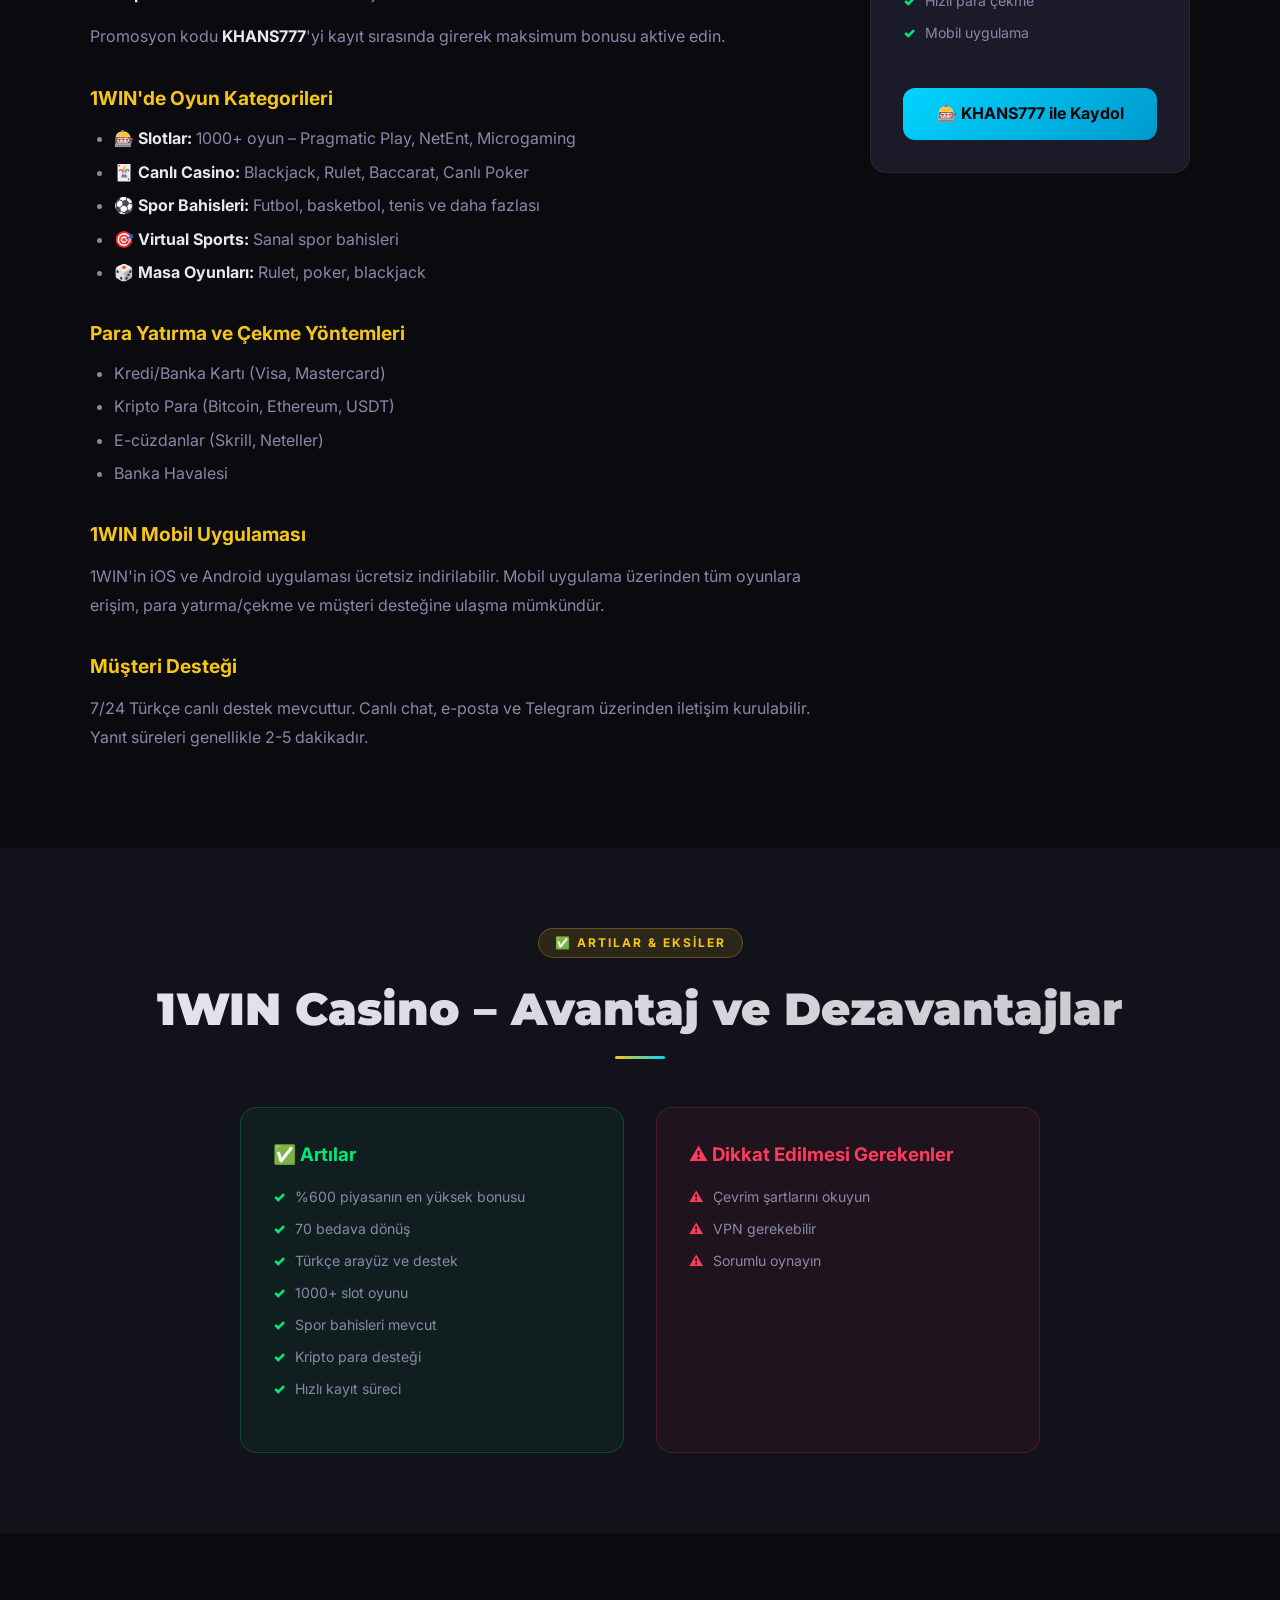
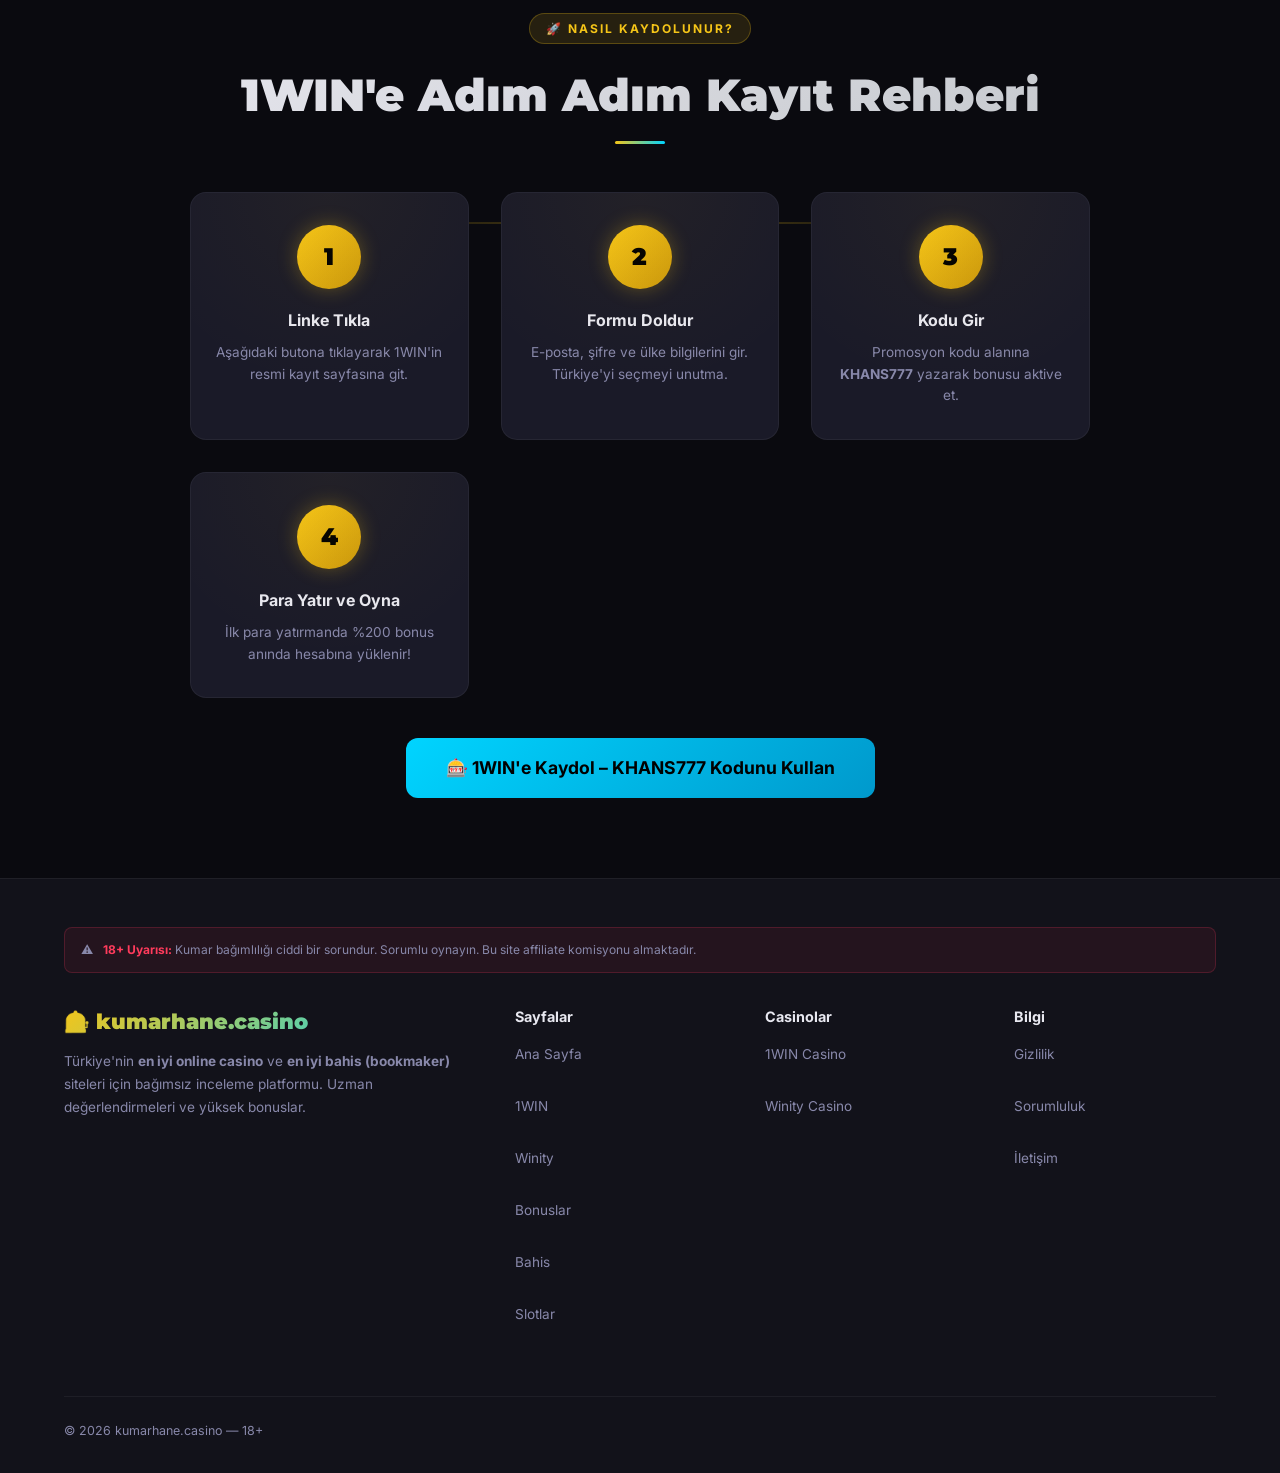
<file: 1win.html>
﻿<!DOCTYPE html>
<html lang="tr">
<head>
<!-- Google tag (gtag.js) -->
<script async src="https://www.googletagmanager.com/gtag/js?id=G-R4NKTTS8LN"></script>
<script>
  window.dataLayer = window.dataLayer || [];
  function gtag(){dataLayer.push(arguments);}
  gtag('js', new Date());
  gtag('config', 'G-R4NKTTS8LN');
</script>
<meta charset="UTF-8">
<meta name="viewport" content="width=device-width, initial-scale=1.0, viewport-fit=cover">
<title>1WIN Casino Türkiye – %600 Bonus + 70 Bedava Dönüş | Promosyon Kodu: KHANS777</title>
<meta name="description" content="1WIN Casino Türkiye incelemesi 2026. KHANS777 kodu ile %600 bonus ve 70 bedava dönüş kazanın. Kayıt, para yatırma ve çekme rehberi.">
<meta name="keywords" content="1win türkiye, 1win bonus, 1win promosyon kodu, KHANS777, 1win kayıt, 1win casino, 1win bedava dönüş">
<meta name="robots" content="index, follow, max-snippet:-1, max-image-preview:large">
<meta name="author" content="Kumarhane.Casino">
<meta name="geo.region" content="TR">
<link rel="alternate" hreflang="tr" href="https://kumarhane.casino/1win.html">
<link rel="preconnect" href="https://fonts.googleapis.com">
<link rel="preconnect" href="https://fonts.gstatic.com" crossorigin>
<meta property="og:title" content="1WIN Casino Türkiye – %600 Bonus + KHANS777">
<meta property="og:description" content="1WIN Casino incelemesi. KHANS777 kodu ile %600 bonus ve 70 bedava dönüş kazanın.">
<meta property="og:type" content="article">
<meta property="og:url" content="https://kumarhane.casino/1win.html">
<meta property="og:image" content="https://kumarhane.casino/assets/images/hero-bg.png">
<meta property="og:image:width" content="1200">
<meta property="og:image:height" content="630">
<meta property="og:locale" content="tr_TR">
<meta name="twitter:card" content="summary_large_image">
<link rel="canonical" href="https://kumarhane.casino/1win.html">
<link rel="icon" type="image/svg+xml" href="assets/favicon.svg">
<link rel="stylesheet" href="assets/css/style.css">


<script type="application/ld+json">
{
  "@context": "https://schema.org",
  "@graph": [
    {
      "@type": "WebSite",
      "@id": "https://kumarhane.casino/#website",
      "url": "https://kumarhane.casino/",
      "name": "1WIN Casino Türkiye",
      "description": "1WIN Casino Türkiye incelemesi 2026. KHANS777 kodu ile %600 bonus ve 70 bedava dönüş kazanın. Kayıt, para yatırma ve çekme rehberi.",
      "publisher": {
        "@type": "Organization",
        "name": "1WIN Casino Türkiye",
        "logo": {
          "@type": "ImageObject",
          "url": "https://kumarhane.casino/assets/images/logo.png"
        }
      }
    },
    {
      "@type": "WebPage",
      "@id": "https://kumarhane.casino/#webpage",
      "url": "https://kumarhane.casino/",
      "name": "1WIN Casino Türkiye – %600 Bonus + 70 Bedava Dönüş | Promosyon Kodu: KHANS777",
      "description": "1WIN Casino Türkiye incelemesi 2026. KHANS777 kodu ile %600 bonus ve 70 bedava dönüş kazanın. Kayıt, para yatırma ve çekme rehberi.",
      "isPartOf": {
        "@id": "https://kumarhane.casino/#website"
      }
    },
    {
      "@type": "Casino",
      "@id": "https://kumarhane.casino/#casino",
      "name": "1WIN Casino Türkiye",
      "image": "https://kumarhane.casino/assets/images/logo.png",
      "description": "1WIN Casino Türkiye incelemesi 2026. KHANS777 kodu ile %600 bonus ve 70 bedava dönüş kazanın. Kayıt, para yatırma ve çekme rehberi.",
      "aggregateRating": {
        "@type": "AggregateRating",
        "ratingValue": "4.9",
        "bestRating": "5",
        "ratingCount": "1250"
      }
    }
  ]
}
</script>
</head>
<body>

<nav class="navbar">
  <div class="navbar-left">
    <a href="index.html" class="navbar-logo"><svg class="logo-icon" viewBox="0 0 30 24" fill="none" xmlns="http://www.w3.org/2000/svg" aria-hidden="true"><path d="M15 1L19.5 9.5L27 4L24 19H6L3 4L10.5 9.5L15 1Z" fill="url(#cg2)"/><rect x="6" y="20" width="18" height="3" rx="1.5" fill="#c9960c"/><defs><linearGradient id="cg2" x1="0" y1="0" x2="30" y2="24"><stop offset="0%" stop-color="#f5c518"/><stop offset="100%" stop-color="#ffaa00"/></linearGradient></defs></svg>kumarhane<span>.casino</span></a>
  </div>
  <div class="navbar-right">
    <div class="navbar-nav" id="mainNav">
      <a href="index.html">Ana Sayfa</a>
      <a href="1win.html" style="color:var(--cyan)">1WIN</a>
      <a href="winity.html">Winity</a>
      <a href="bonuslar.html">Bonuslar</a>
      <a href="bahis.html">Bahis</a>
      <a href="slotlar.html">Slotlar</a>
    </div>
    <a href="https://lkte.cc/c1a523dd" target="_blank" rel="noopener" class="btn-nav">🎁 Bonus Kazan</a>
    <button class="nav-toggle" id="navToggleBtn" aria-label="Menü"><span></span><span></span><span></span></button>
  </div>
</nav>
<!-- PAGE BANNER -->
<div class="page-banner">
  <img src="assets/images/1win-banner.png" alt="" class="page-banner-img" loading="eager">
  <div class="page-banner-overlay">
    <div class="page-banner-body">
      <div class="page-banner-title">⚡ 1WIN – Türkiye'nin #1 Casino & Spor Bahis Sitesi</div>
      <div class="page-banner-sub">3000+ slot, canlı casino, spor bahisleri. Hızlı para çekme, Türkçe destek.</div>
      <div class="page-banner-btns">
        <a href="https://lkte.cc/c1a523dd" target="_blank" rel="noopener" class="btn-bp btn-bp-red">🚀 1WIN Kaydol</a>
        <a href="https://lkte.cc/c1a523dd" target="_blank" rel="noopener" class="btn-bp btn-bp-gold">🎁 Bonus Kazan</a>
      </div>
    </div>
  </div>
</div>
</div>

<div class="page-hero" style="background:radial-gradient(ellipse 80% 60% at 50% 0%,rgba(0,212,255,0.1) 0%,transparent 70%),var(--dark)">
  <div class="hero-badge" style="background:rgba(0,212,255,0.1);border-color:rgba(0,212,255,0.3);color:var(--cyan)">🎰 #1 Casino – Türkiye 2026</div>
  <h1 class="page-hero-title">1WIN Casino <span style="background:linear-gradient(135deg,var(--cyan),#0099cc);-webkit-background-clip:text;-webkit-text-fill-color:transparent">İncelemesi</span></h1>
  <div class="rating-big"><span class="star-filled">★★★★★</span><span class="rating-num">4.8</span><span style="color:var(--text-muted);font-size:0.9rem">/5.0</span></div>
  <p class="page-hero-sub">Türkiye'nin en popüler online casino platformu. KHANS777 koduyla %600 bonus kazanın.</p>
  <div class="hero-buttons">
    <a href="https://lkte.cc/c1a523dd" target="_blank" rel="noopener" class="btn btn-cyan pulse">🎰 1WIN'e Kaydol – %600 Bonus Kazan</a>
    <a href="#İnceleme" class="btn btn-ghost">📖 İncelemeyi Oku</a>
  </div>
</div>

<div class="stats-bar">
  <div class="stat-item"><div class="stat-num">%600</div><div class="stat-label">Hoşgeldin Bonusu</div></div>
  <div class="stat-item"><div class="stat-num">70</div><div class="stat-label">Bedava Dönüş</div></div>
  <div class="stat-item"><div class="stat-num">1000+</div><div class="stat-label">Slot Oyunu</div></div>
  <div class="stat-item"><div class="stat-num">4.8/5</div><div class="stat-label">Puan</div></div>
  <div class="stat-item"><div class="stat-num">2016</div><div class="stat-label">Kuruluş Yılı</div></div>
</div>

<section class="section" id="İnceleme">
  <div style="display:grid;grid-template-columns:1fr 320px;gap:3rem;max-width:1100px;margin:0 auto" class="review-layout">
    <div class="prose">
      <h2>1WIN Casino Nedir?</h2>
      <p>1WIN, 2016 yılında kurulan ve dünya genelinde milyonlarca kullanıcıya sahip bir online casino ve spor bahisleri platformudur. <strong>Türkiye'deki oyuncular</strong> için özellikle popüler olan platform, Türkçe arayüzü ve 7/24 Türkçe müşteri desteği ile öne çıkmaktadır.</p>

      <h3>1WIN Hoşgeldin Bonusu – Tüm Detaylar</h3>
      <p>1WIN'in hoşgeldin paketi Türkiye'deki en cömert tekliflerden biridir:</p>
      <ul>
        <li><strong>1. Para Yatırma:</strong> %200 bonus</li>
        <li><strong>2. Para Yatırma:</strong> %150 bonus</li>
        <li><strong>3. Para Yatırma:</strong> %100 bonus</li>
        <li><strong>4. Para Yatırma:</strong> %150 bonus</li>
        <li><strong>Toplam:</strong> %600 + 70 Bedava Dönüş</li>
      </ul>
      <p>Promosyon kodu <strong>KHANS777</strong>'yi kayıt sırasında girerek maksimum bonusu aktive edin.</p>

      <h3>1WIN'de Oyun Kategorileri</h3>
      <ul>
        <li>🎰 <strong>Slotlar:</strong> 1000+ oyun – Pragmatic Play, NetEnt, Microgaming</li>
        <li>🃏 <strong>Canlı Casino:</strong> Blackjack, Rulet, Baccarat, Canlı Poker</li>
        <li>⚽ <strong>Spor Bahisleri:</strong> Futbol, basketbol, tenis ve daha fazlası</li>
        <li>🎯 <strong>Virtual Sports:</strong> Sanal spor bahisleri</li>
        <li>🎲 <strong>Masa Oyunları:</strong> Rulet, poker, blackjack</li>
      </ul>

      <h3>Para Yatırma ve Çekme Yöntemleri</h3>
      <ul>
        <li>Kredi/Banka Kartı (Visa, Mastercard)</li>
        <li>Kripto Para (Bitcoin, Ethereum, USDT)</li>
        <li>E-cüzdanlar (Skrill, Neteller)</li>
        <li>Banka Havalesi</li>
      </ul>

      <h3>1WIN Mobil Uygulaması</h3>
      <p>1WIN'in iOS ve Android uygulaması ücretsiz indirilabilir. Mobil uygulama üzerinden tüm oyunlara erişim, para yatırma/çekme ve müşteri desteğine ulaşma mümkündür.</p>

      <h3>Müşteri Desteği</h3>
      <p>7/24 Türkçe canlı destek mevcuttur. Canlı chat, e-posta ve Telegram üzerinden iletişim kurulabilir. Yanıt süreleri genellikle 2-5 dakikadır.</p>
    </div>

    <div>
      <div class="casino-card" style="position:sticky;top:90px">
        <div class="casino-card-top">
          <div class="casino-logo-wrap">
            <img loading="lazy" src="assets/images/1win-logo.png" alt="1WIN" onerror="this.parentElement.innerHTML='<span style=font-size:2rem;color:#00d4ff>1W</span>'">
          </div>
          <div class="casino-meta">
            <h3>1WIN Casino</h3>
            <div class="stars">★★★★★</div>
            <div class="casino-badge">4.8/5.0</div>
          </div>
        </div>
        <div class="casino-card-body">
          <div class="bonus-highlight">
            <div class="bonus-highlight-label">Toplam Bonus</div>
            <div class="bonus-highlight-value">%600 + 70 FS</div>
          </div>
          <div class="promo-box">
            <div><div class="promo-label">Promosyon Kodu:</div><div class="promo-code">KHANS777</div></div>
            <div style="font-size:0.75rem;color:var(--text-muted)">👆 tıkla</div>
          </div>
          <div class="features-list">
            <div class="feature-item">Anında kayıt</div>
            <div class="feature-item">Türkçe destek 7/24</div>
            <div class="feature-item">Hızlı para çekme</div>
            <div class="feature-item">Mobil uygulama</div>
          </div>
        </div>
        <div class="casino-card-footer">
          <a href="https://lkte.cc/c1a523dd" target="_blank" rel="noopener" class="btn btn-cyan" style="width:100%;justify-content:center">🎰 KHANS777 ile Kaydol</a>
        </div>
      </div>
    </div>
  </div>
</section>

<style>@media(max-width:900px){.review-layout{grid-template-columns:1fr!important}}</style>

<section class="section section-dark">
  <div class="section-header">
    <div class="section-tag">✅ Artılar &amp; Eksiler</div>
    <h2 class="section-title">1WIN Casino – Avantaj ve Dezavantajlar</h2>
  </div>
  <div style="display:grid;grid-template-columns:1fr 1fr;gap:2rem;max-width:800px;margin:0 auto">
    <div style="background:rgba(0,232,122,0.06);border:1px solid rgba(0,232,122,0.2);border-radius:16px;padding:2rem">
      <h3 style="color:var(--green);margin-bottom:1rem">✅ Artılar</h3>
      <div class="features-list">
        <div class="feature-item">%600 piyasanın en yüksek bonusu</div>
        <div class="feature-item">70 bedava dönüş</div>
        <div class="feature-item">Türkçe arayüz ve destek</div>
        <div class="feature-item">1000+ slot oyunu</div>
        <div class="feature-item">Spor bahisleri mevcut</div>
        <div class="feature-item">Kripto para desteği</div>
        <div class="feature-item">Hızlı kayıt süreci</div>
      </div>
    </div>
    <div style="background:rgba(255,59,92,0.06);border:1px solid rgba(255,59,92,0.2);border-radius:16px;padding:2rem">
      <h3 style="color:var(--red);margin-bottom:1rem">⚠️ Dikkat Edilmesi Gerekenler</h3>
      <div class="features-list" style="list-style:none">
        <div class="feature-item warn-item">Çevrim şartlarını okuyun</div>
        <div class="feature-item warn-item">VPN gerekebilir</div>
        <div class="feature-item warn-item">Sorumlu oynayın</div>
      </div>
    </div>
  </div>
</section>

<section class="section">
  <div class="section-header">
    <div class="section-tag">🚀 Nasıl Kaydolunur?</div>
    <h2 class="section-title">1WIN'e Adım Adım Kayıt Rehberi</h2>
  </div>
  <div class="steps-grid" style="max-width:900px;margin:0 auto">
    <div class="step-card"><div class="step-num">1</div><div class="step-title">Linke Tıkla</div><div class="step-desc">Aşağıdaki butona tıklayarak 1WIN'in resmi kayıt sayfasına git.</div></div>
    <div class="step-card"><div class="step-num">2</div><div class="step-title">Formu Doldur</div><div class="step-desc">E-posta, şifre ve ülke bilgilerini gir. Türkiye'yi seçmeyi unutma.</div></div>
    <div class="step-card"><div class="step-num">3</div><div class="step-title">Kodu Gir</div><div class="step-desc">Promosyon kodu alanına <strong>KHANS777</strong> yazarak bonusu aktive et.</div></div>
    <div class="step-card"><div class="step-num">4</div><div class="step-title">Para Yatır ve Oyna</div><div class="step-desc">İlk para yatırmanda %200 bonus anında hesabına yüklenir!</div></div>
  </div>
  <div style="text-align:center;margin-top:2.5rem">
    <a href="https://lkte.cc/c1a523dd" target="_blank" rel="noopener" class="btn btn-cyan pulse" style="font-size:1.1rem;padding:1rem 2.5rem">🎰 1WIN'e Kaydol – KHANS777 Kodunu Kullan</a>
  </div>
</section>

<footer>
  <div class="gambling-warning">⚠️ <div><strong>18+ Uyarısı:</strong> Kumar bağımlılığı ciddi bir sorundur. Sorumlu oynayın. Bu site affiliate komisyonu almaktadır.</div></div>
  <div class="footer-grid">
    <div>
      <div class="footer-brand-name">🎰 kumarhane.casino</div>
      <p class="footer-desc">Türkiye'nin <strong>en iyi online casino</strong> ve <strong>en iyi bahis (bookmaker)</strong> siteleri için bağımsız inceleme platformu. Uzman değerlendirmeleri ve yüksek bonuslar.</p>
    </div>
    <div><div class="footer-col-title">Sayfalar</div><div class="footer-links"><a href="index.html">Ana Sayfa</a><a href="1win.html">1WIN</a><a href="winity.html">Winity</a><a href="bonuslar.html">Bonuslar</a><a href="bahis.html">Bahis</a>
      <a href="slotlar.html">Slotlar</a></div></div>
    <div><div class="footer-col-title">Casinolar</div><div class="footer-links"><a href="https://lkte.cc/c1a523dd" target="_blank" rel="noopener">1WIN Casino</a><a href="https://winity.one/alt/win_girl_tr/?ec56622b4272e864ec4dde44e7086534" target="_blank" rel="noopener">Winity Casino</a></div></div>
    <div><div class="footer-col-title">Bilgi</div><div class="footer-links"><a href="gizlilik.html">Gizlilik</a><a href="sorumluluk.html">Sorumluluk</a><a href="mailto:info@kumarhane.casino">İletişim</a></div></div>
  </div>
  <div class="footer-bottom">
    <div class="footer-copy">© 2026 kumarhane.casino — 18+</div>
  </div>
</footer>

<div class="sticky-cta" style="opacity:0;transition:opacity .3s">
  <a href="https://lkte.cc/c1a523dd" target="_blank" rel="noopener" class="sticky-cta-btn" style="background:linear-gradient(135deg,var(--cyan),#0099cc);color:#000">🎰 KHANS777 ile Kaydol</a>
</div>
<script src="assets/js/main.js"></script>
</body>
</html>
</file>
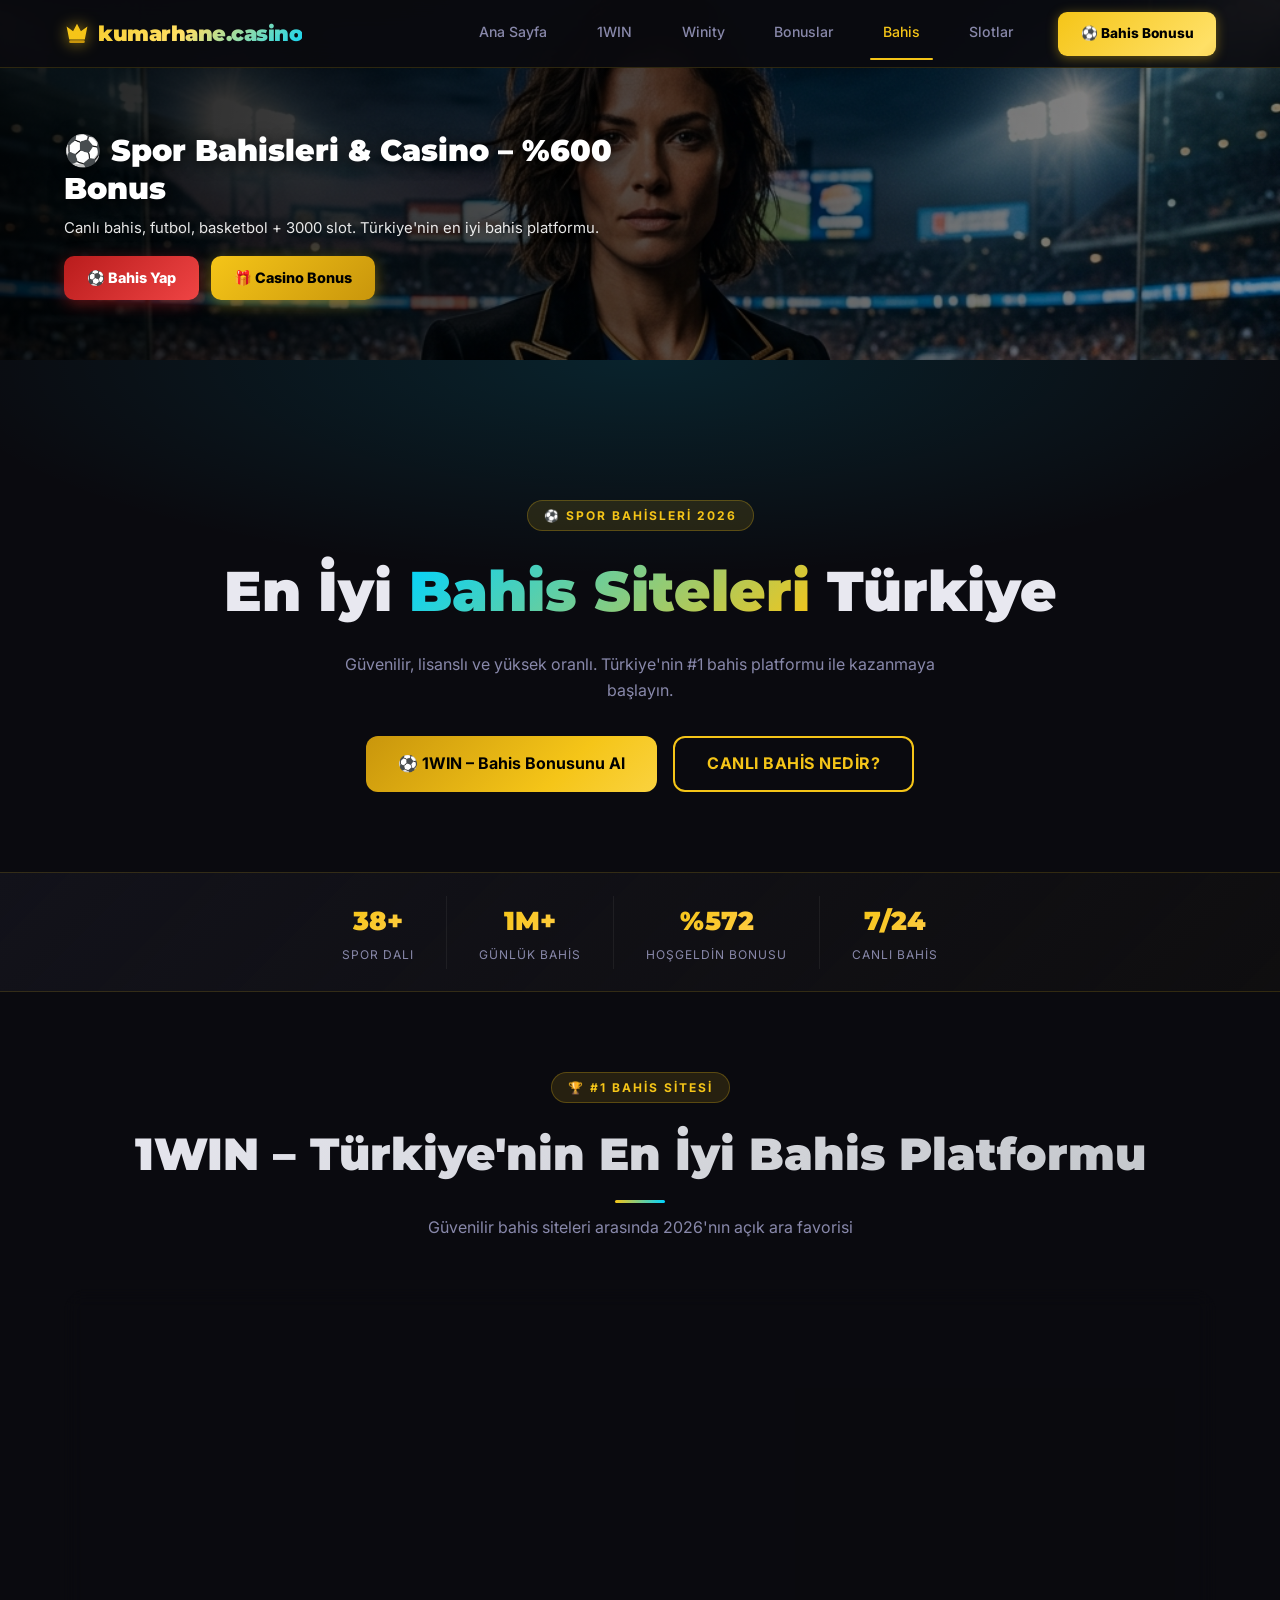
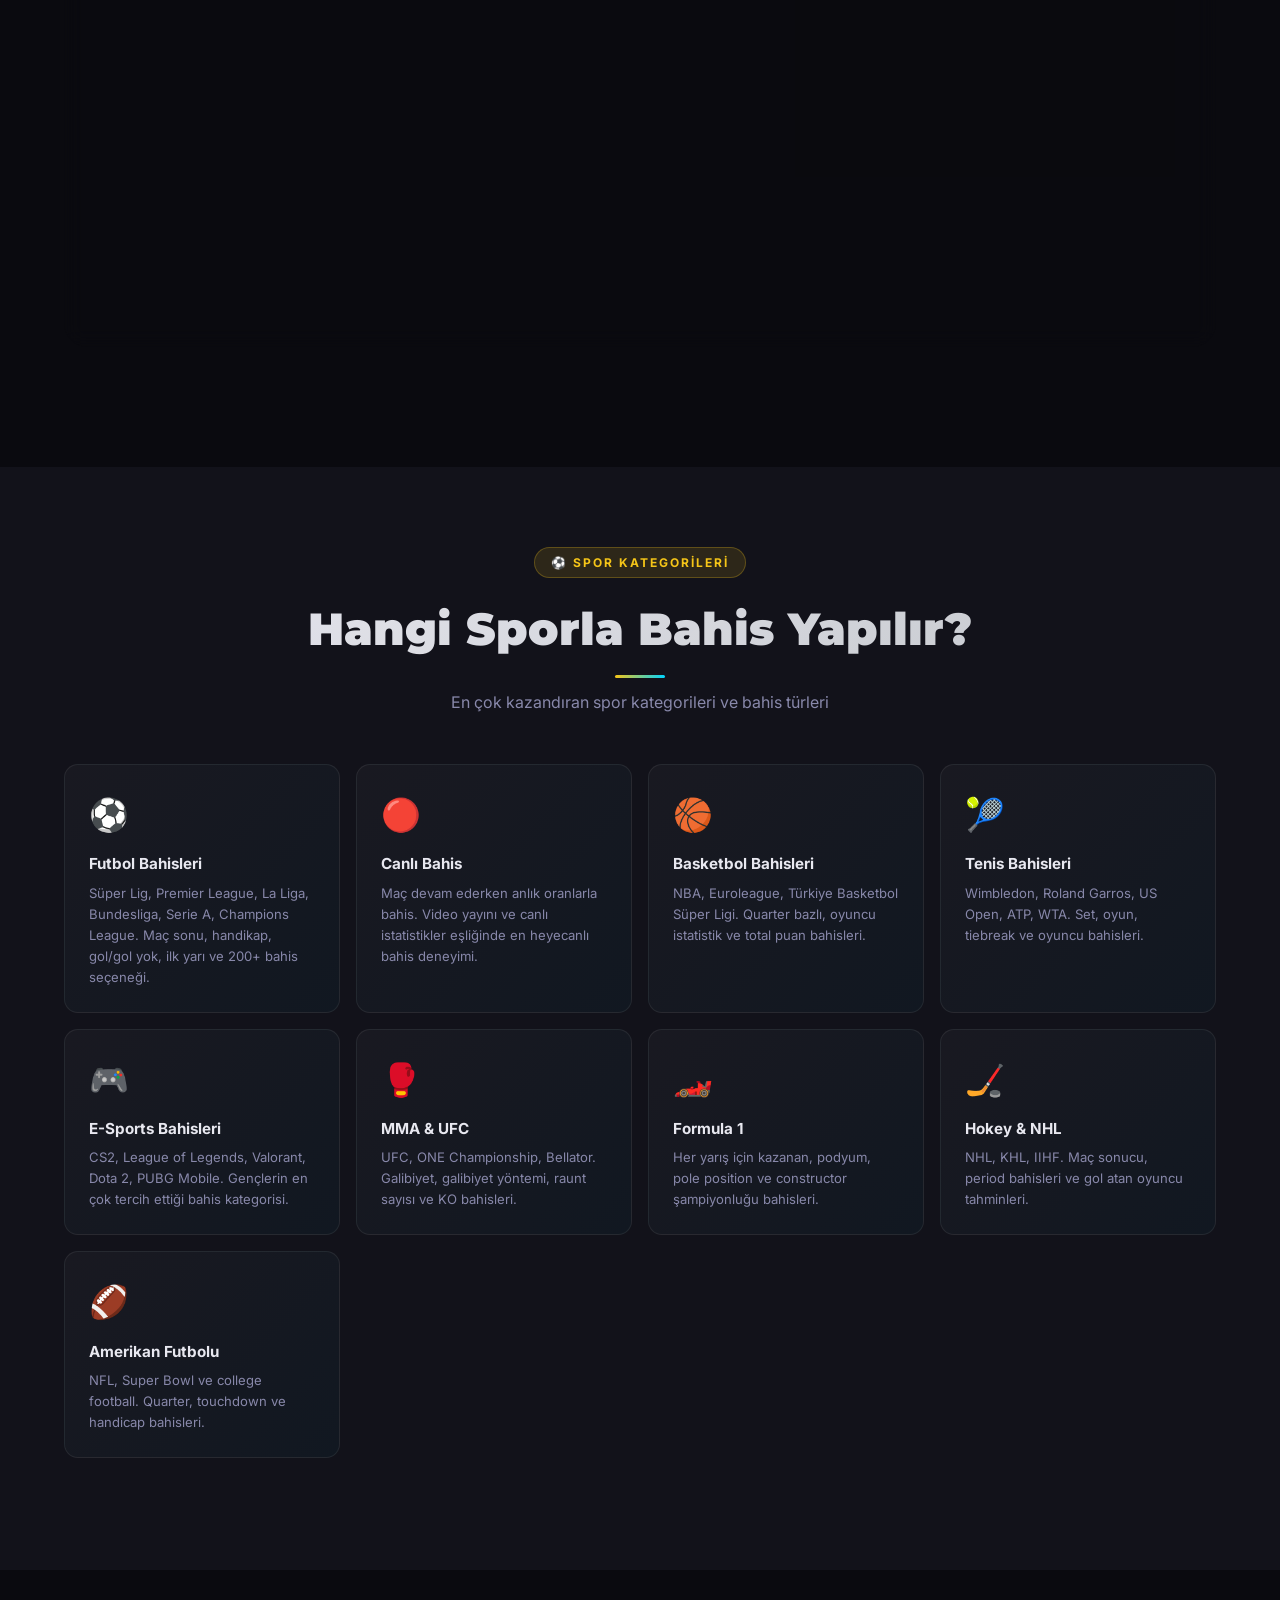
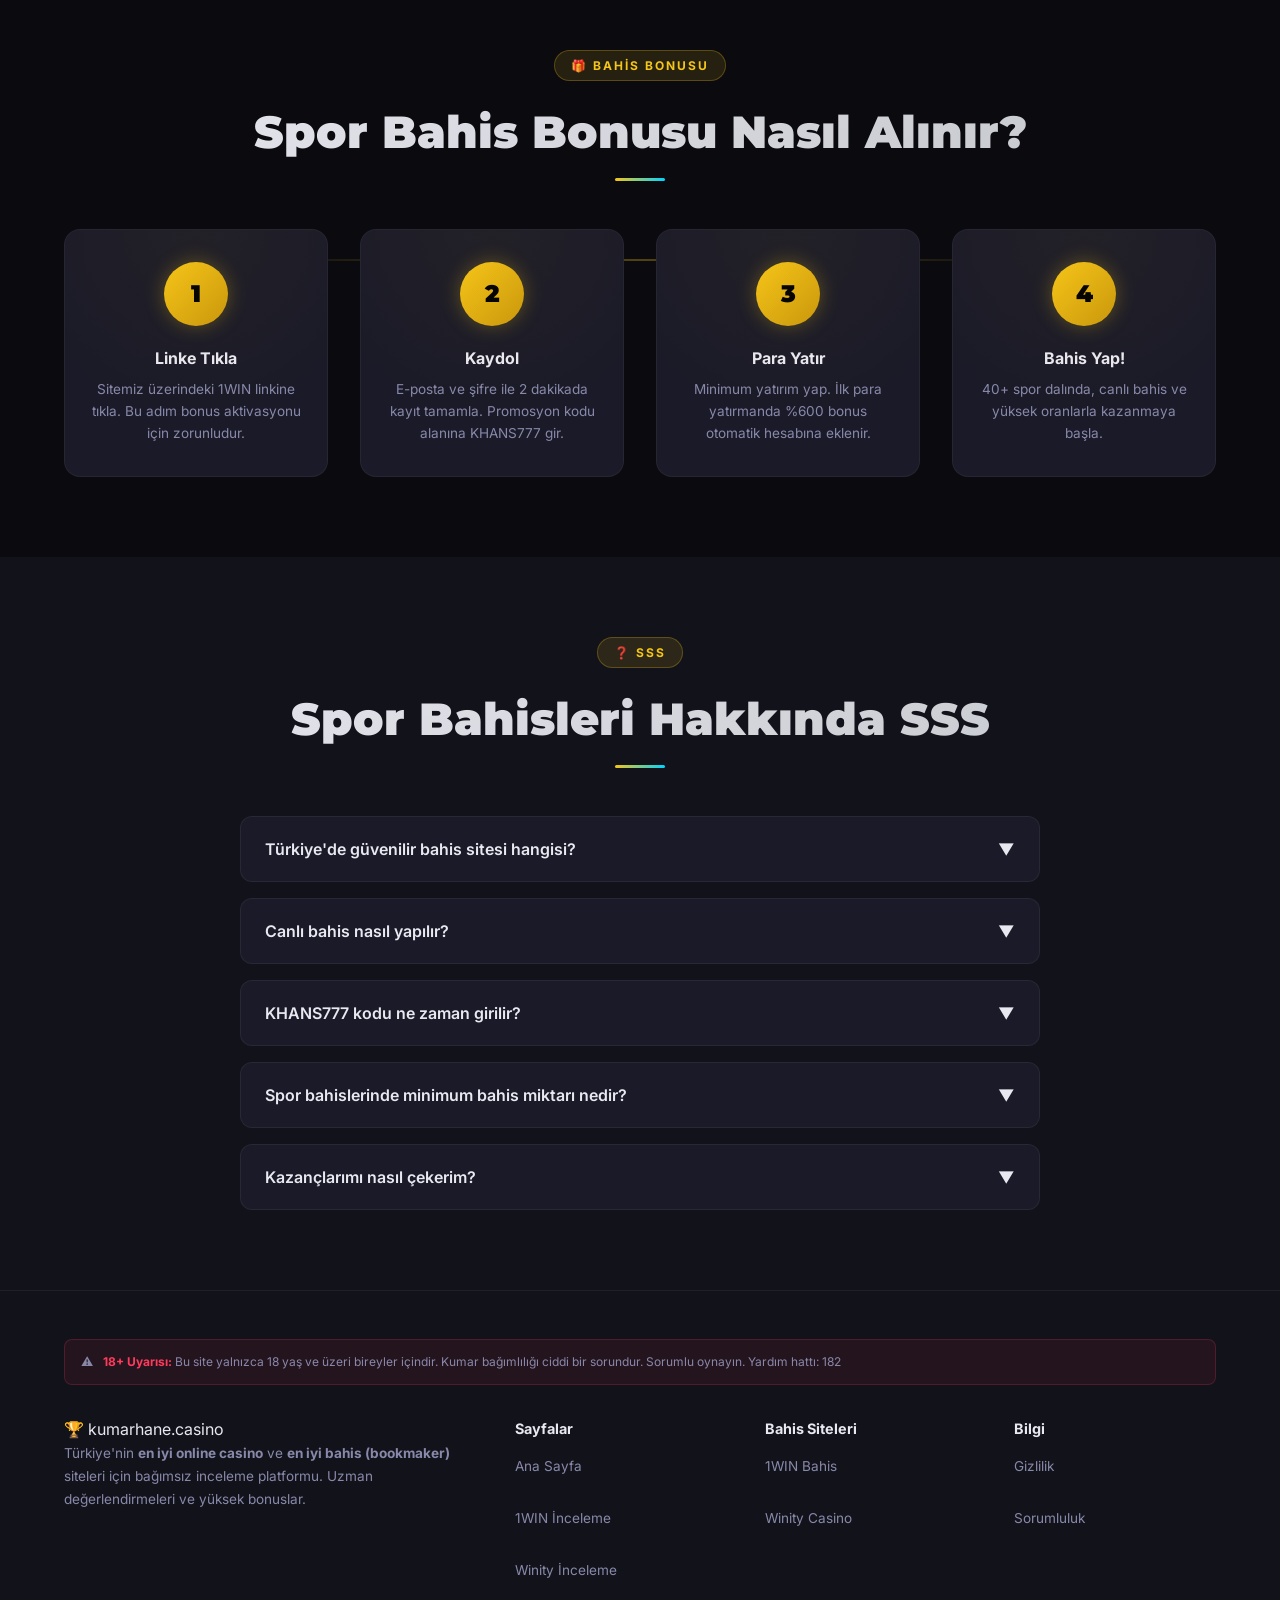
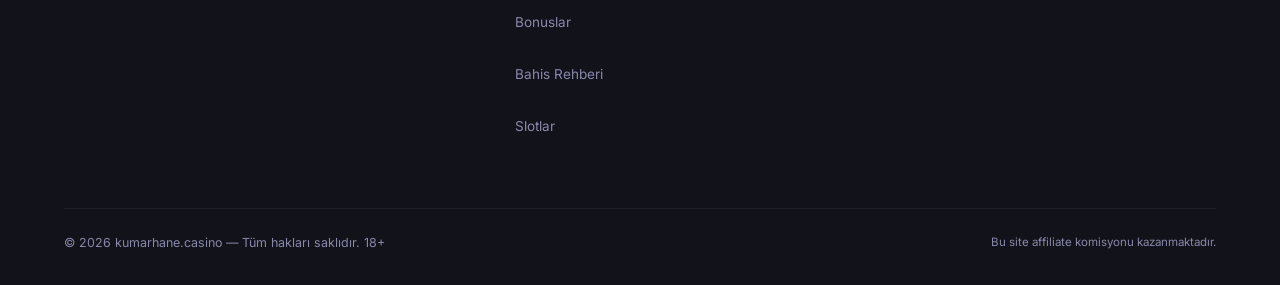
<file: bahis.html>
﻿<!DOCTYPE html>
<html lang="tr">
<head>
<!-- Google tag (gtag.js) -->
<script async src="https://www.googletagmanager.com/gtag/js?id=G-R4NKTTS8LN"></script>
<script>
  window.dataLayer = window.dataLayer || [];
  function gtag(){dataLayer.push(arguments);}
  gtag('js', new Date());
  gtag('config', 'G-R4NKTTS8LN');
</script>
<meta charset="UTF-8">
<meta name="viewport" content="width=device-width, initial-scale=1.0, viewport-fit=cover">
<title>En İyi Bahis Siteleri Türkiye 2026 – Güvenilir Canlı Bahis Rehberi</title>
<meta name="description" content="Türkiye'nin en iyi bahis siteleri 2026. 1WIN ile futbol, basketbol, tenis ve 40+ spor dalında canlı bahis yapın. %600 hoşgeldin bonusu + KHANS777 kodu.">
<meta name="keywords" content="bahis siteleri, en iyi bahis siteleri, güvenilir bahis, canlı bahis, spor bahisleri, futbol bahisleri, bahis siteleri 2026, 1win bahis, online bahis türkiye">
<meta name="robots" content="index, follow, max-snippet:-1, max-image-preview:large, max-video-preview:-1">
<meta name="author" content="Kumarhane.Casino">
<meta name="geo.region" content="TR">
<link rel="alternate" hreflang="tr" href="https://kumarhane.casino/bahis.html">
<link rel="preconnect" href="https://fonts.googleapis.com">
<link rel="preconnect" href="https://fonts.gstatic.com" crossorigin>
<meta property="og:title" content="En İyi Bahis Siteleri Türkiye 2026 – Canlı Bahis Rehberi">
<meta property="og:description" content="1WIN ile futbol, basketbol, tenis bahisleri. %600 bonus + KHANS777 kodu.">
<meta property="og:type" content="article">
<meta property="og:url" content="https://kumarhane.casino/bahis.html">
<meta property="og:image" content="https://kumarhane.casino/assets/images/hero-bg.png">
<meta property="og:image:width" content="1200">
<meta property="og:image:height" content="630">
<meta property="og:locale" content="tr_TR">
<meta property="og:site_name" content="Kumarhane.Casino">
<meta name="twitter:card" content="summary_large_image">
<link rel="canonical" href="https://kumarhane.casino/bahis.html">
<link rel="icon" type="image/svg+xml" href="assets/favicon.svg">
<link rel="stylesheet" href="assets/css/style.css">


<script type="application/ld+json">
{
  "@context": "https://schema.org",
  "@graph": [
    {
      "@type": "WebSite",
      "@id": "https://kumarhane.casino/#website",
      "url": "https://kumarhane.casino/",
      "name": "En İyi Bahis Siteleri Türkiye 2026",
      "description": "Türkiye'nin en iyi bahis siteleri 2026. 1WIN ile futbol, basketbol, tenis ve 40+ spor dalında canlı bahis yapın. %600 hoşgeldin bonusu + KHANS777 kodu.",
      "publisher": {
        "@type": "Organization",
        "name": "En İyi Bahis Siteleri Türkiye 2026",
        "logo": {
          "@type": "ImageObject",
          "url": "https://kumarhane.casino/assets/images/logo.png"
        }
      }
    },
    {
      "@type": "WebPage",
      "@id": "https://kumarhane.casino/#webpage",
      "url": "https://kumarhane.casino/",
      "name": "En İyi Bahis Siteleri Türkiye 2026 – Güvenilir Canlı Bahis Rehberi",
      "description": "Türkiye'nin en iyi bahis siteleri 2026. 1WIN ile futbol, basketbol, tenis ve 40+ spor dalında canlı bahis yapın. %600 hoşgeldin bonusu + KHANS777 kodu.",
      "isPartOf": {
        "@id": "https://kumarhane.casino/#website"
      }
    },
    {
      "@type": "Casino",
      "@id": "https://kumarhane.casino/#casino",
      "name": "En İyi Bahis Siteleri Türkiye 2026",
      "image": "https://kumarhane.casino/assets/images/logo.png",
      "description": "Türkiye'nin en iyi bahis siteleri 2026. 1WIN ile futbol, basketbol, tenis ve 40+ spor dalında canlı bahis yapın. %600 hoşgeldin bonusu + KHANS777 kodu.",
      "aggregateRating": {
        "@type": "AggregateRating",
        "ratingValue": "4.9",
        "bestRating": "5",
        "ratingCount": "1250"
      }
    }
  ]
}
</script>
</head>
<body>
<div class="scroll-progress" id="scrollProgress"></div>

<nav class="navbar" id="navbar">
  <div class="navbar-left">
    <a href="index.html" class="navbar-logo"><svg class="logo-icon" viewBox="0 0 30 24" fill="none" xmlns="http://www.w3.org/2000/svg" aria-hidden="true"><path d="M15 1L19.5 9.5L27 4L24 19H6L3 4L10.5 9.5L15 1Z" fill="url(#cgb)"/><rect x="6" y="20" width="18" height="3" rx="1.5" fill="#c9960c"/><defs><linearGradient id="cgb" x1="0" y1="0" x2="30" y2="24"><stop offset="0%" stop-color="#f5c518"/><stop offset="100%" stop-color="#ffaa00"/></linearGradient></defs></svg>kumarhane<span>.casino</span></a>
  </div>
  <div class="navbar-right">
    <div class="navbar-nav" id="mainNav">
      <a href="index.html">Ana Sayfa</a>
      <a href="1win.html">1WIN</a>
      <a href="winity.html">Winity</a>
      <a href="bonuslar.html">Bonuslar</a>
      <a href="bahis.html" class="active">Bahis</a>
      <a href="slotlar.html">Slotlar</a>
    </div>
    <a href="https://lkte.cc/c1a523dd" target="_blank" rel="noopener" class="btn-nav">⚽ Bahis Bonusu</a>
    <button class="nav-toggle" id="navToggleBtn" aria-label="Menü"><span></span><span></span><span></span></button>
  </div>
</nav>
<!-- PAGE BANNER -->
<div class="page-banner">
  <img src="assets/images/bahis-banner.png" alt="" class="page-banner-img" loading="eager">
  <div class="page-banner-overlay">
    <div class="page-banner-body">
      <div class="page-banner-title">⚽ Spor Bahisleri & Casino – %600 Bonus</div>
      <div class="page-banner-sub">Canlı bahis, futbol, basketbol + 3000 slot. Türkiye'nin en iyi bahis platformu.</div>
      <div class="page-banner-btns">
        <a href="https://lkte.cc/c1a523dd" target="_blank" rel="noopener" class="btn-bp btn-bp-red">⚽ Bahis Yap</a>
        <a href="https://lkte.cc/c1a523dd" target="_blank" rel="noopener" class="btn-bp btn-bp-gold">🎁 Casino Bonus</a>
      </div>
    </div>
  </div>
</div>
</div>

<!-- PAGE HERO -->
<div class="page-hero" style="background:radial-gradient(ellipse 80% 60% at 50% 0%, rgba(0,212,255,0.12) 0%, transparent 70%)">
  <div class="section-tag" style="margin-bottom:1rem">⚽ Spor Bahisleri 2026</div>
  <h1 class="page-hero-title">En İyi <span style="background:linear-gradient(135deg,var(--cyan),var(--gold));-webkit-background-clip:text;-webkit-text-fill-color:transparent">Bahis Siteleri</span> Türkiye</h1>
  <p class="page-hero-sub">Güvenilir, lisanslı ve yüksek oranlı. Türkiye'nin #1 bahis platformu ile kazanmaya başlayın.</p>
  <div style="display:flex;gap:1rem;justify-content:center;flex-wrap:wrap;margin-top:1.5rem">
    <a href="https://lkte.cc/c1a523dd" target="_blank" rel="noopener" class="btn btn-gold">⚽ 1WIN – Bahis Bonusunu Al</a>
    <a href="#canli-bahis" class="btn btn-outline">Canlı Bahis Nedir?</a>
  </div>
</div>

<!-- STATS BAR -->
<div class="stats-bar">
  <div class="stat-item"><span class="stat-num">40+</span><span class="stat-label">Spor Dalı</span></div>
  <div class="stat-item"><span class="stat-num">1M+</span><span class="stat-label">Günlük Bahis</span></div>
  <div class="stat-item"><span class="stat-num">%600</span><span class="stat-label">Hoşgeldin Bonusu</span></div>
  <div class="stat-item"><span class="stat-num">7/24</span><span class="stat-label">Canlı Bahis</span></div>
</div>

<!-- #1 BAHİS SİTESİ CARD -->
<section class="section">
  <div class="section-header reveal">
    <div class="section-tag">🏆 #1 Bahis Sitesi</div>
    <h2 class="section-title">1WIN – Türkiye'nin En İyi Bahis Platformu</h2>
    <p class="section-sub">Güvenilir bahis siteleri arasında 2026'nın açık ara favorisi</p>
  </div>
  <div class="sport-hero-card reveal">
    <div class="sport-hero-badge">✅ Güvenilir Bahis Sitesi — Uluslararası Lisanslı</div>
    <div class="sport-hero-content">
      <div class="sport-hero-left">
        <div class="sport-brand">1WIN Spor Bahisleri</div>
        <div class="sport-tagline">Futbol, Basketbol, Tenis, E-Sports ve 40+ Spor Dalı</div>
        <div class="sport-stats">
          <div class="sport-stat"><span class="sport-stat-val">1M+</span><span class="sport-stat-label">Bahis/Gün</span></div>
          <div class="sport-stat"><span class="sport-stat-val">40+</span><span class="sport-stat-label">Spor Dalı</span></div>
          <div class="sport-stat"><span class="sport-stat-val">3.50+</span><span class="sport-stat-label">Maks. Oran</span></div>
          <div class="sport-stat"><span class="sport-stat-val">🔴</span><span class="sport-stat-label">Canlı Stream</span></div>
        </div>
        <div class="sport-features">
          <span class="sport-feat">🏆 Süper Lig</span>
          <span class="sport-feat">⚽ Premier League</span>
          <span class="sport-feat">⚽ Champions League</span>
          <span class="sport-feat">🎾 Wimbledon / Roland Garros</span>
          <span class="sport-feat">🏀 NBA / Euroleague</span>
          <span class="sport-feat">🥊 UFC / Bellator</span>
          <span class="sport-feat">🎮 CS2 / LoL / Valorant</span>
          <span class="sport-feat">🏎️ Formula 1</span>
          <span class="sport-feat">🏒 NHL Hokey</span>
          <span class="sport-feat">🏈 NFL</span>
        </div>
        <div style="background:rgba(245,197,24,0.08);border:1px solid rgba(245,197,24,0.2);border-radius:12px;padding:1rem;margin:1.2rem 0">
          <div style="font-size:0.8rem;color:var(--text-muted);margin-bottom:0.3rem">Promosyon Kodu:</div>
          <div style="font-family:'Montserrat',sans-serif;font-size:1.5rem;font-weight:900;color:var(--gold);letter-spacing:3px">KHANS777</div>
          <div style="font-size:0.75rem;color:var(--text-muted);margin-top:0.2rem">%600 hoşgeldin bonusu için</div>
        </div>
        <a href="https://lkte.cc/c1a523dd" target="_blank" rel="noopener" class="btn btn-gold">⚽ 1WIN'e Kaydol – %600 Bonus Kazan</a>
      </div>
      <div class="sport-hero-right">
        <div class="live-odds-widget">
          <div class="odds-header">CANLI BAHİS</div>
          <div class="odds-item"><span class="odds-match">Galatasaray – Fenerbahçe</span><div class="odds-values"><span class="odd">2.10</span><span class="odd odd-draw">3.40</span><span class="odd">3.20</span></div></div>
          <div class="odds-item"><span class="odds-match">Man City – Real Madrid</span><div class="odds-values"><span class="odd">1.85</span><span class="odd odd-draw">3.60</span><span class="odd">4.20</span></div></div>
          <div class="odds-item"><span class="odds-match">Lakers – Celtics (NBA)</span><div class="odds-values"><span class="odd">1.90</span><span class="odd odd-draw">–</span><span class="odd">1.95</span></div></div>
          <div class="odds-item"><span class="odds-match">Djokovic – Alcaraz</span><div class="odds-values"><span class="odd">1.75</span><span class="odd odd-draw">–</span><span class="odd">2.10</span></div></div>
          <div class="odds-item"><span class="odds-match">Team Spirit – NaVi (CS2)</span><div class="odds-values"><span class="odd">2.30</span><span class="odd odd-draw">–</span><span class="odd">1.65</span></div></div>
          <div class="odds-footer">*Örnek oranlar — 1WIN'deki gerçek oranlar değişebilir</div>
        </div>
      </div>
    </div>
  </div>
</section>

<!-- SPORTS CATEGORIES -->
<section class="section section-dark">
  <div class="section-header reveal">
    <div class="section-tag">⚽ Spor Kategorileri</div>
    <h2 class="section-title">Hangi Sporla Bahis Yapılır?</h2>
    <p class="section-sub">En çok kazandıran spor kategorileri ve bahis türleri</p>
  </div>
  <div class="sport-grid reveal">
    <div class="sport-card">
      <div class="sport-card-icon">⚽</div>
      <div class="sport-card-title">Futbol Bahisleri</div>
      <p class="sport-card-desc">Süper Lig, Premier League, La Liga, Bundesliga, Serie A, Champions League. Maç sonu, handikap, gol/gol yok, ilk yarı ve 200+ bahis seçeneği.</p>
    </div>
    <div class="sport-card">
      <div class="sport-card-icon">🔴</div>
      <div class="sport-card-title">Canlı Bahis</div>
      <p class="sport-card-desc" id="canli-bahis">Maç devam ederken anlık oranlarla bahis. Video yayını ve canlı istatistikler eşliğinde en heyecanlı bahis deneyimi.</p>
    </div>
    <div class="sport-card">
      <div class="sport-card-icon">🏀</div>
      <div class="sport-card-title">Basketbol Bahisleri</div>
      <p class="sport-card-desc">NBA, Euroleague, Türkiye Basketbol Süper Ligi. Quarter bazlı, oyuncu istatistik ve total puan bahisleri.</p>
    </div>
    <div class="sport-card">
      <div class="sport-card-icon">🎾</div>
      <div class="sport-card-title">Tenis Bahisleri</div>
      <p class="sport-card-desc">Wimbledon, Roland Garros, US Open, ATP, WTA. Set, oyun, tiebreak ve oyuncu bahisleri.</p>
    </div>
    <div class="sport-card">
      <div class="sport-card-icon">🎮</div>
      <div class="sport-card-title">E-Sports Bahisleri</div>
      <p class="sport-card-desc">CS2, League of Legends, Valorant, Dota 2, PUBG Mobile. Gençlerin en çok tercih ettiği bahis kategorisi.</p>
    </div>
    <div class="sport-card">
      <div class="sport-card-icon">🥊</div>
      <div class="sport-card-title">MMA & UFC</div>
      <p class="sport-card-desc">UFC, ONE Championship, Bellator. Galibiyet, galibiyet yöntemi, raunt sayısı ve KO bahisleri.</p>
    </div>
    <div class="sport-card">
      <div class="sport-card-icon">🏎️</div>
      <div class="sport-card-title">Formula 1</div>
      <p class="sport-card-desc">Her yarış için kazanan, podyum, pole position ve constructor şampiyonluğu bahisleri.</p>
    </div>
    <div class="sport-card">
      <div class="sport-card-icon">🏒</div>
      <div class="sport-card-title">Hokey & NHL</div>
      <p class="sport-card-desc">NHL, KHL, IIHF. Maç sonucu, period bahisleri ve gol atan oyuncu tahminleri.</p>
    </div>
    <div class="sport-card">
      <div class="sport-card-icon">🏈</div>
      <div class="sport-card-title">Amerikan Futbolu</div>
      <p class="sport-card-desc">NFL, Super Bowl ve college football. Quarter, touchdown ve handicap bahisleri.</p>
    </div>
  </div>
</section>

<!-- BAHIS BONUS -->
<section class="section">
  <div class="section-header reveal">
    <div class="section-tag">🎁 Bahis Bonusu</div>
    <h2 class="section-title">Spor Bahis Bonusu Nasıl Alınır?</h2>
  </div>
  <div class="steps-grid reveal">
    <div class="step-card">
      <div class="step-num">1</div>
      <div class="step-title">Linke Tıkla</div>
      <p class="step-desc">Sitemiz üzerindeki 1WIN linkine tıkla. Bu adım bonus aktivasyonu için zorunludur.</p>
    </div>
    <div class="step-card">
      <div class="step-num">2</div>
      <div class="step-title">Kaydol</div>
      <p class="step-desc">E-posta ve şifre ile 2 dakikada kayıt tamamla. Promosyon kodu alanına KHANS777 gir.</p>
    </div>
    <div class="step-card">
      <div class="step-num">3</div>
      <div class="step-title">Para Yatır</div>
      <p class="step-desc">Minimum yatırım yap. İlk para yatırmanda %600 bonus otomatik hesabına eklenir.</p>
    </div>
    <div class="step-card">
      <div class="step-num">4</div>
      <div class="step-title">Bahis Yap!</div>
      <p class="step-desc">40+ spor dalında, canlı bahis ve yüksek oranlarla kazanmaya başla.</p>
    </div>
  </div>
</section>

<!-- FAQ BAHIS -->
<section class="section section-dark">
  <div class="section-header reveal">
    <div class="section-tag">❓ SSS</div>
    <h2 class="section-title">Spor Bahisleri Hakkında SSS</h2>
  </div>
  <div class="faq-list reveal">
    <div class="faq-item">
      <div class="faq-question">Türkiye'de güvenilir bahis sitesi hangisi? <span class="faq-arrow">▼</span></div>
      <div class="faq-answer"><div class="faq-answer-inner">2026 yılında Türkiye'den en çok tercih edilen güvenilir bahis sitesi 1WIN'dir. Uluslararası lisanslı, SSL şifreli ve hızlı ödeme garantisi sunan bir platformdur. %600 hoşgeldin bonusu ve KHANS777 kodu ile kaydolun.</div></div>
    </div>
    <div class="faq-item">
      <div class="faq-question">Canlı bahis nasıl yapılır? <span class="faq-arrow">▼</span></div>
      <div class="faq-answer"><div class="faq-answer-inner">1WIN hesabınıza giriş yapın, "Canlı Bahis" veya "Live" bölümüne gidin. Devam eden maçlardan birini seçin, bahis türü ve miktarını belirleyip onaylayın. Canlı istatistikler ve video yayını eşliğinde bahis yapabilirsiniz.</div></div>
    </div>
    <div class="faq-item">
      <div class="faq-question">KHANS777 kodu ne zaman girilir? <span class="faq-arrow">▼</span></div>
      <div class="faq-answer"><div class="faq-answer-inner">KHANS777 promosyon kodu kayıt sırasında "Promosyon Kodu" alanına girilmelidir. Kayıt tamamlandıktan sonra bu kod geçersiz olur. Sitemiz üzerinden Kaydolduğunuzda %600 bonusu otomatik alırsınız.</div></div>
    </div>
    <div class="faq-item">
      <div class="faq-question">Spor bahislerinde minimum bahis miktarı nedir? <span class="faq-arrow">▼</span></div>
      <div class="faq-answer"><div class="faq-answer-inner">1WIN'de minimum bahis miktarı çok düşüktür — sadece birkaç TL ile bahis yapabilirsiniz. Bu özellikle yeni başlayanlar için büyük avantaj sağlar.</div></div>
    </div>
    <div class="faq-item">
      <div class="faq-question">Kazançlarımı nasıl çekerim? <span class="faq-arrow">▼</span></div>
      <div class="faq-answer"><div class="faq-answer-inner">1WIN'de banka transferi, kripto para (Bitcoin, Ethereum, USDT) ve e-cüzdan yöntemleriyle para çekebilirsiniz. İşlemler genellikle 24 saat içinde tamamlanır.</div></div>
    </div>
  </div>
</section>

<div class="sticky-cta" id="stickyCta">
  <a href="https://lkte.cc/c1a523dd" target="_blank" rel="noopener">⚽ %600 Bahis Bonusu</a>
</div>

<footer>
  <div class="gambling-warning">⚠️ <div><strong>18+ Uyarısı:</strong> Bu site yalnızca 18 yaş ve üzeri bireyler içindir. Kumar bağımlılığı ciddi bir sorundur. Sorumlu oynayın. Yardım hattı: 182</div></div>
  <div class="footer-grid">
    <div><div class="footer-brand">🏆 kumarhane.casino</div><p class="footer-desc">Türkiye'nin <strong>en iyi online casino</strong> ve <strong>en iyi bahis (bookmaker)</strong> siteleri için bağımsız inceleme platformu. Uzman değerlendirmeleri ve yüksek bonuslar.</p></div>
    <div><div class="footer-col-title">Sayfalar</div><div class="footer-links"><a href="index.html">Ana Sayfa</a><a href="1win.html">1WIN İnceleme</a><a href="winity.html">Winity İnceleme</a><a href="bonuslar.html">Bonuslar</a><a href="bahis.html">Bahis Rehberi</a><a href="slotlar.html">Slotlar</a></div></div>
    <div><div class="footer-col-title">Bahis Siteleri</div><div class="footer-links"><a href="https://lkte.cc/c1a523dd" target="_blank" rel="noopener">1WIN Bahis</a><a href="https://winity.one/alt/win_girl_tr/?ec56622b4272e864ec4dde44e7086534" target="_blank" rel="noopener">Winity Casino</a></div></div>
    <div><div class="footer-col-title">Bilgi</div><div class="footer-links"><a href="gizlilik.html">Gizlilik</a><a href="sorumluluk.html">Sorumluluk</a></div></div>
  </div>
  <div class="footer-bottom"><div class="footer-copy">© 2026 kumarhane.casino — Tüm hakları saklıdır. 18+</div><div style="font-size:0.72rem;color:var(--text-muted)">Bu site affiliate komisyonu kazanmaktadır.</div></div>
</footer>
<script src="assets/js/main.js"></script>
</body>
</html>
</file>
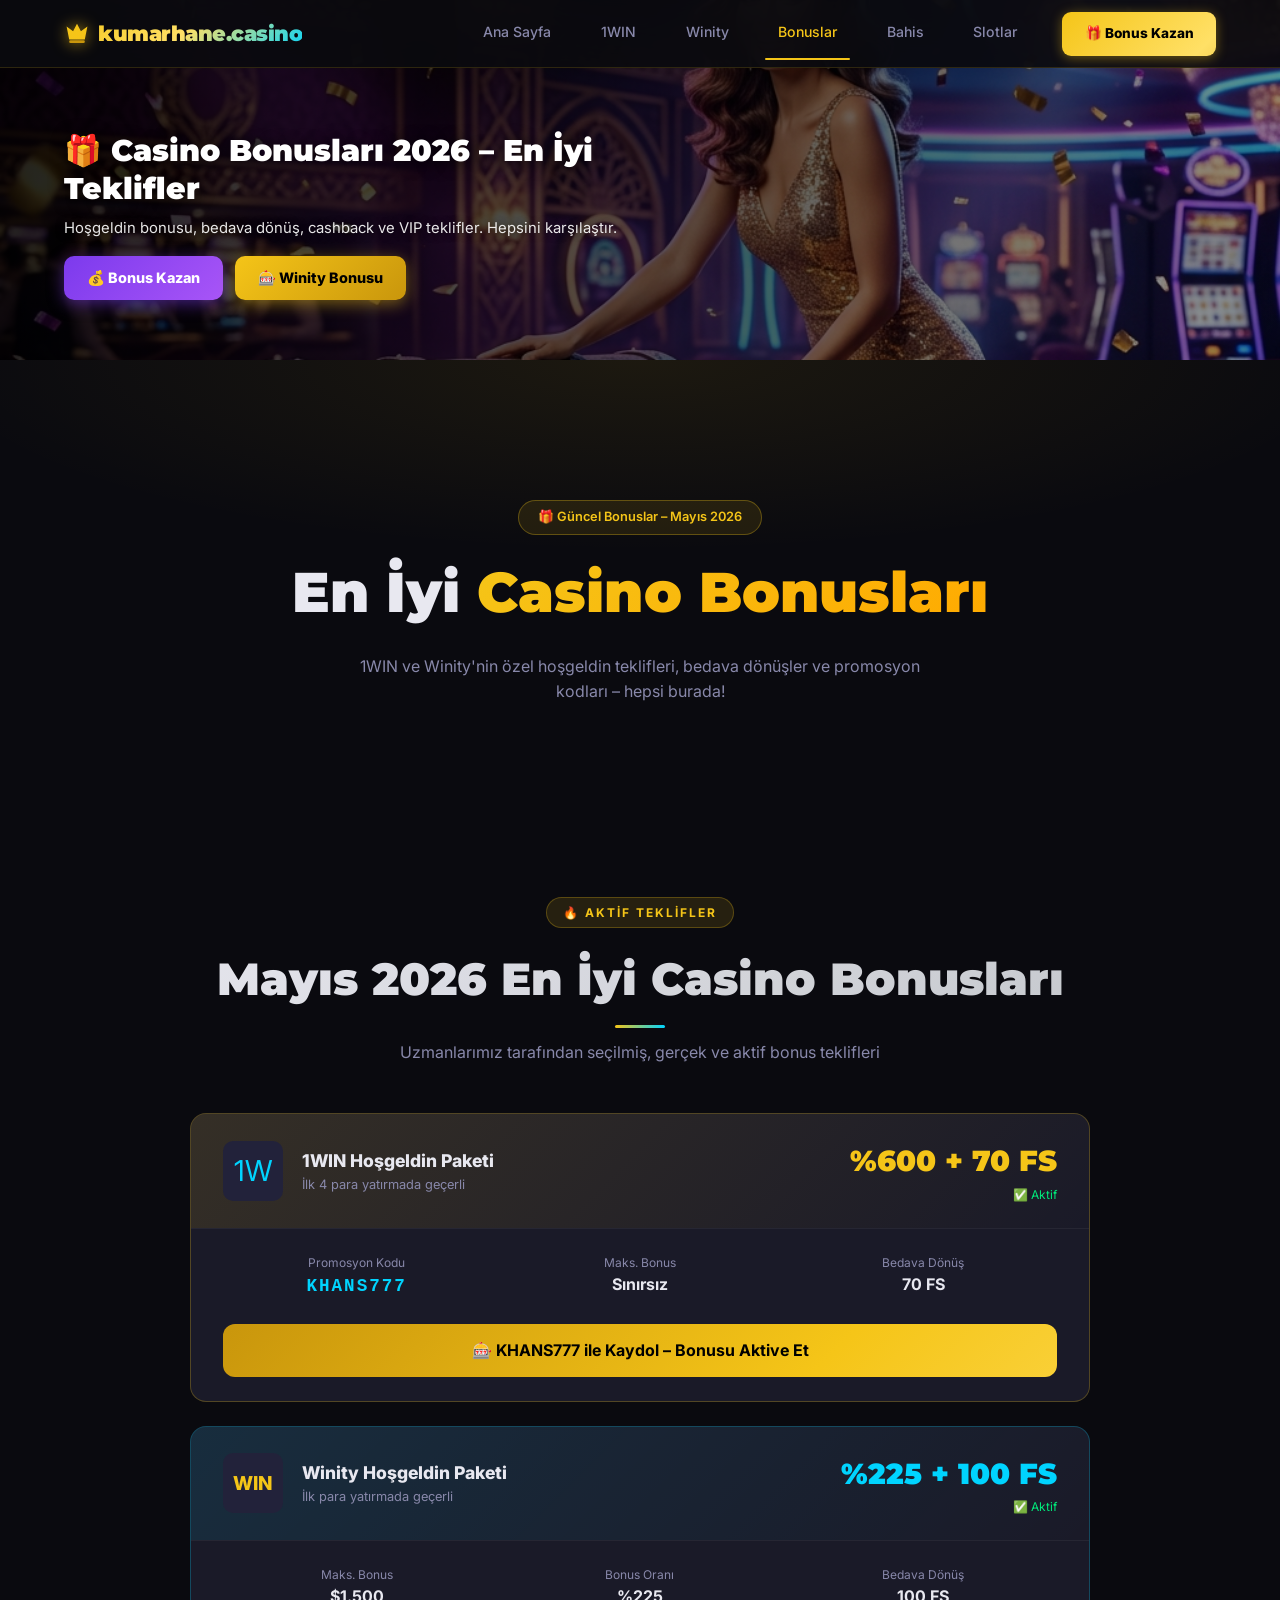
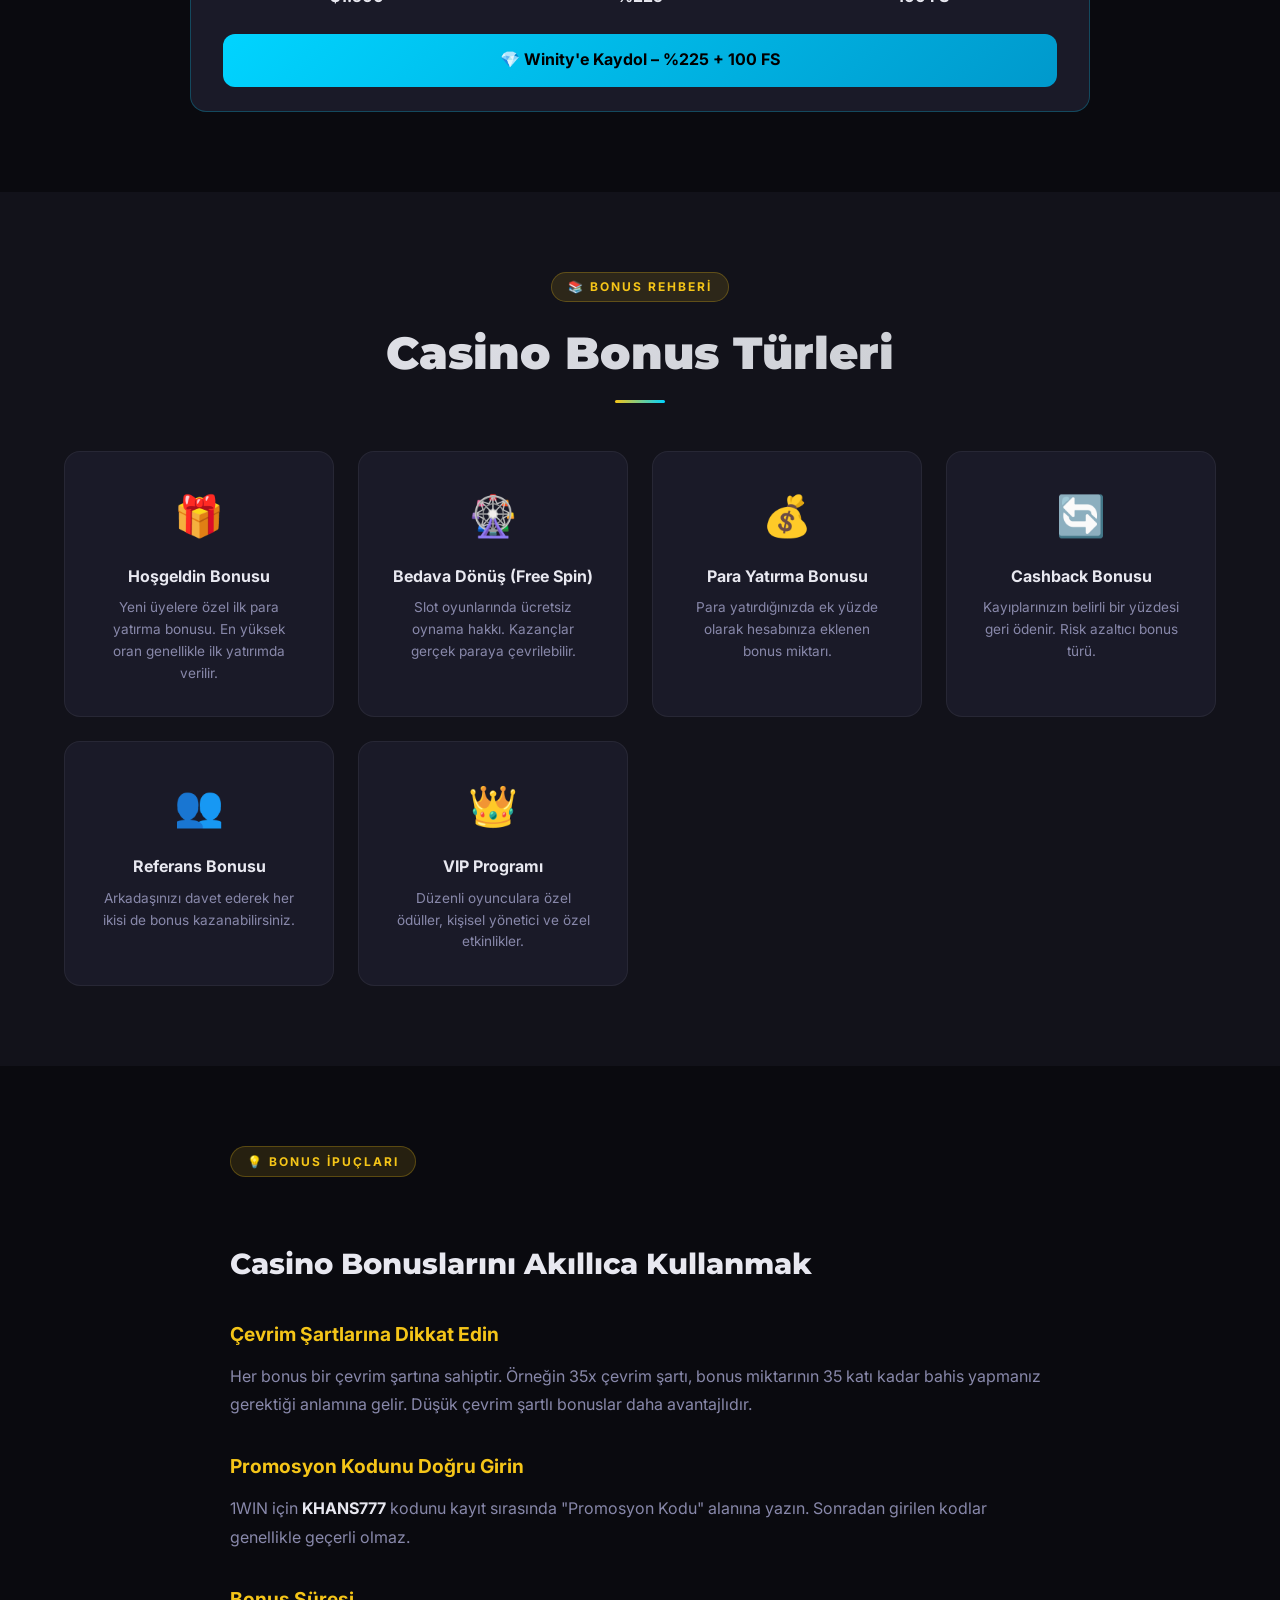
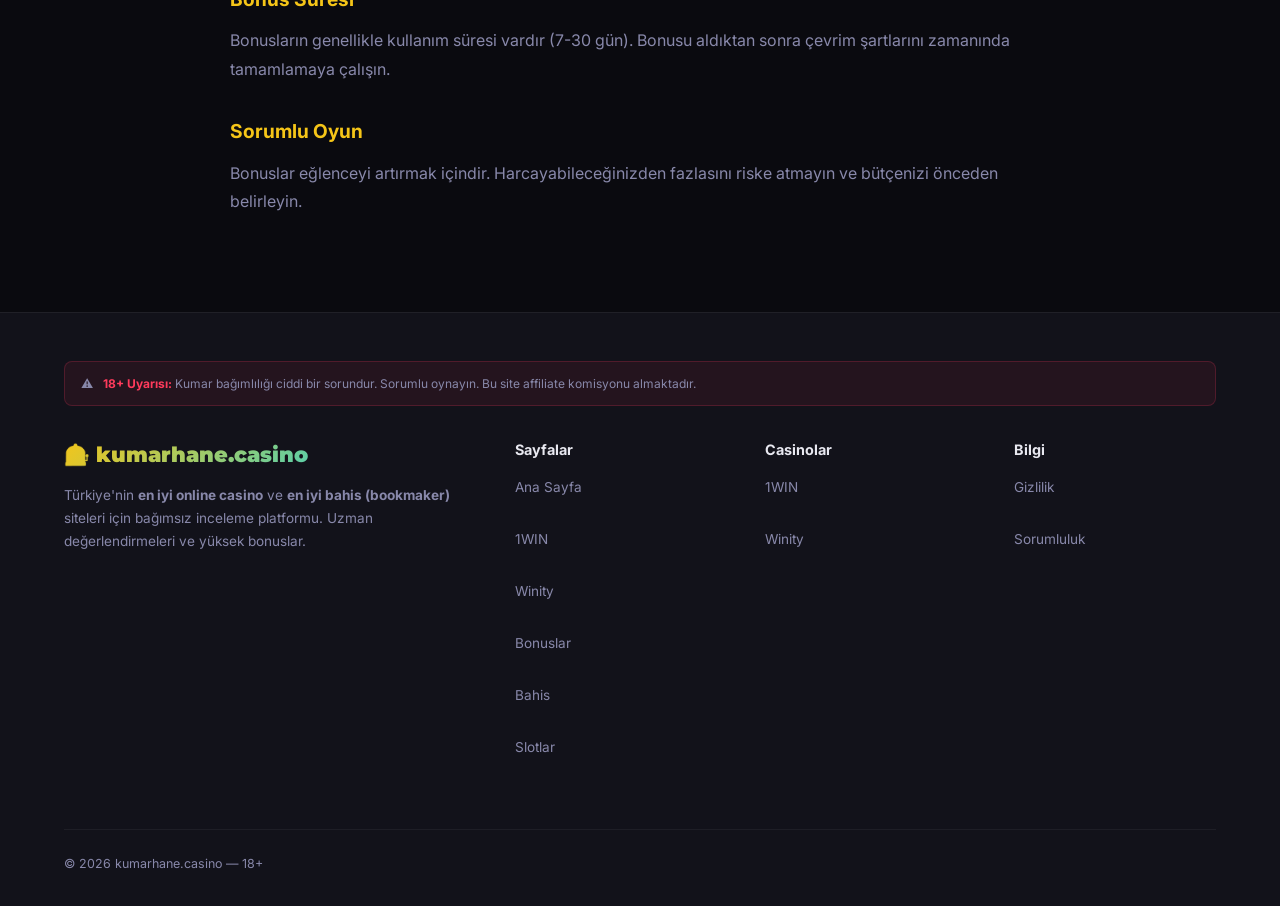
<file: bonuslar.html>
﻿<!DOCTYPE html>
<html lang="tr">
<head>
<!-- Google tag (gtag.js) -->
<script async src="https://www.googletagmanager.com/gtag/js?id=G-R4NKTTS8LN"></script>
<script>
  window.dataLayer = window.dataLayer || [];
  function gtag(){dataLayer.push(arguments);}
  gtag('js', new Date());
  gtag('config', 'G-R4NKTTS8LN');
</script>
<meta charset="UTF-8">
<meta name="viewport" content="width=device-width, initial-scale=1.0">
<title>Casino Bonusları Türkiye 2026 – En İyi Hoşgeldin Bonusları ve Promosyon Kodları</title>
<meta name="description" content="Türkiye'nin en iyi casino bonusları. 1WIN %600 + KHANS777, Winity %225 + 100 bedava dönüş. Güncel promosyonlar ve özel teklifler.">
<meta name="keywords" content="casino bonusu türkiye, hoşgeldin bonusu, bedava dönüş, promosyon kodu, casino promosyon, ücretsiz spin, casino teklifi">
<meta property="og:title" content="Casino Bonusları Türkiye 2026 – En İyi Hoşgeldin Bonusları">
<meta property="og:description" content="1WIN %600 + KHANS777, Winity %225 + 100 bedava dönüş. Güncel promosyonlar.">
<meta property="og:type" content="article">
<meta property="og:url" content="https://kumarhane.casino/bonuslar.html">
<meta property="og:image" content="https://kumarhane.casino/assets/images/bonus-hero.png">
<meta name="twitter:card" content="summary_large_image">
<link rel="canonical" href="https://kumarhane.casino/bonuslar.html">
<link rel="icon" type="image/svg+xml" href="assets/favicon.svg">
<link rel="stylesheet" href="assets/css/style.css">


<script type="application/ld+json">
{
  "@context": "https://schema.org",
  "@graph": [
    {
      "@type": "WebSite",
      "@id": "https://kumarhane.casino/#website",
      "url": "https://kumarhane.casino/",
      "name": "Casino Bonusları Türkiye 2026",
      "description": "Türkiye'nin en iyi casino bonusları. 1WIN %600 + KHANS777, Winity %225 + 100 bedava dönüş. Güncel promosyonlar ve özel teklifler.",
      "publisher": {
        "@type": "Organization",
        "name": "Casino Bonusları Türkiye 2026",
        "logo": {
          "@type": "ImageObject",
          "url": "https://kumarhane.casino/assets/images/logo.png"
        }
      }
    },
    {
      "@type": "WebPage",
      "@id": "https://kumarhane.casino/#webpage",
      "url": "https://kumarhane.casino/",
      "name": "Casino Bonusları Türkiye 2026 – En İyi Hoşgeldin Bonusları ve Promosyon Kodları",
      "description": "Türkiye'nin en iyi casino bonusları. 1WIN %600 + KHANS777, Winity %225 + 100 bedava dönüş. Güncel promosyonlar ve özel teklifler.",
      "isPartOf": {
        "@id": "https://kumarhane.casino/#website"
      }
    },
    {
      "@type": "Casino",
      "@id": "https://kumarhane.casino/#casino",
      "name": "Casino Bonusları Türkiye 2026",
      "image": "https://kumarhane.casino/assets/images/logo.png",
      "description": "Türkiye'nin en iyi casino bonusları. 1WIN %600 + KHANS777, Winity %225 + 100 bedava dönüş. Güncel promosyonlar ve özel teklifler.",
      "aggregateRating": {
        "@type": "AggregateRating",
        "ratingValue": "4.9",
        "bestRating": "5",
        "ratingCount": "1250"
      }
    }
  ]
}
</script>
</head>
<body>

<nav class="navbar">
  <div class="navbar-left">
    <a href="index.html" class="navbar-logo"><svg class="logo-icon" viewBox="0 0 30 24" fill="none" xmlns="http://www.w3.org/2000/svg" aria-hidden="true"><path d="M15 1L19.5 9.5L27 4L24 19H6L3 4L10.5 9.5L15 1Z" fill="url(#cg4)"/><rect x="6" y="20" width="18" height="3" rx="1.5" fill="#c9960c"/><defs><linearGradient id="cg4" x1="0" y1="0" x2="30" y2="24"><stop offset="0%" stop-color="#f5c518"/><stop offset="100%" stop-color="#ffaa00"/></linearGradient></defs></svg>kumarhane<span>.casino</span></a>
  </div>
  <div class="navbar-right">
    <div class="navbar-nav" id="mainNav">
      <a href="index.html">Ana Sayfa</a>
      <a href="1win.html">1WIN</a>
      <a href="winity.html">Winity</a>
      <a href="bonuslar.html" style="color:var(--gold)">Bonuslar</a>
      <a href="bahis.html">Bahis</a>
      <a href="slotlar.html">Slotlar</a>
    </div>
    <a href="https://lkte.cc/c1a523dd" target="_blank" rel="noopener" class="btn-nav">🎁 Bonus Kazan</a>
    <button class="nav-toggle" id="navToggleBtn" aria-label="Menü"><span></span><span></span><span></span></button>
  </div>
</nav>
<!-- PAGE BANNER -->
<div class="page-banner">
  <img src="assets/images/bonuslar-banner.png" alt="" class="page-banner-img" loading="eager">
  <div class="page-banner-overlay">
    <div class="page-banner-body">
      <div class="page-banner-title">🎁 Casino Bonusları 2026 – En İyi Teklifler</div>
      <div class="page-banner-sub">Hoşgeldin bonusu, bedava dönüş, cashback ve VIP teklifler. Hepsini karşılaştır.</div>
      <div class="page-banner-btns">
        <a href="https://lkte.cc/c1a523dd" target="_blank" rel="noopener" class="btn-bp btn-bp-primary">💰 Bonus Kazan</a>
        <a href="https://winity.one/alt/win_girl_tr/?ec56622b4272e864ec4dde44e7086534" target="_blank" rel="noopener" class="btn-bp btn-bp-gold">🎰 Winity Bonusu</a>
      </div>
    </div>
  </div>
</div>
</div>

<div class="page-hero">
  <div class="hero-badge">🎁 Güncel Bonuslar – Mayıs 2026</div>
  <h1 class="page-hero-title">En İyi <span style="background:linear-gradient(135deg,var(--gold),#ffaa00);-webkit-background-clip:text;-webkit-text-fill-color:transparent">Casino Bonusları</span></h1>
  <p class="page-hero-sub">1WIN ve Winity'nin özel hoşgeldin teklifleri, bedava dönüşler ve promosyon kodları – hepsi burada!</p>
</div>

<section class="section">
  <div class="section-header">
    <div class="section-tag">🔥 Aktif Teklifler</div>
    <h2 class="section-title">Mayıs 2026 En İyi Casino Bonusları</h2>
    <p class="section-sub">Uzmanlarımız tarafından seçilmiş, gerçek ve aktif bonus teklifleri</p>
  </div>

  <div style="display:flex;flex-direction:column;gap:1.5rem;max-width:900px;margin:0 auto">

    <!-- BONUS 1 -->
    <div style="background:var(--dark3);border:1px solid rgba(245,197,24,0.25);border-radius:var(--radius);overflow:hidden">
      <div style="background:linear-gradient(135deg,rgba(245,197,24,0.12),transparent);padding:1.5rem 2rem;display:flex;align-items:center;justify-content:space-between;flex-wrap:wrap;gap:1rem">
        <div style="display:flex;align-items:center;gap:1.2rem">
          <div style="background:var(--dark4);border-radius:10px;width:60px;height:60px;display:flex;align-items:center;justify-content:center;font-size:1.8rem;color:var(--cyan)">1W</div>
          <div>
            <div style="font-weight:800;font-size:1.1rem">1WIN Hoşgeldin Paketi</div>
            <div style="font-size:0.8rem;color:var(--text-muted)">İlk 4 para yatırmada geçerli</div>
          </div>
        </div>
        <div style="text-align:right">
          <div style="font-family:'Montserrat',sans-serif;font-size:1.8rem;font-weight:900;color:var(--gold)">%600 + 70 FS</div>
          <div style="font-size:0.75rem;color:var(--green)">✅ Aktif</div>
        </div>
      </div>
      <div style="padding:1.5rem 2rem;display:grid;grid-template-columns:1fr 1fr 1fr;gap:1rem;border-top:1px solid rgba(255,255,255,0.05)">
        <div style="text-align:center"><div style="font-size:0.75rem;color:var(--text-muted)">Promosyon Kodu</div><div class="promo-code" style="font-family:monospace;color:var(--cyan);font-size:1.1rem;font-weight:800;cursor:pointer" title="Kopyala">KHANS777</div></div>
        <div style="text-align:center"><div style="font-size:0.75rem;color:var(--text-muted)">Maks. Bonus</div><div style="font-weight:700;color:var(--text)">Sınırsız</div></div>
        <div style="text-align:center"><div style="font-size:0.75rem;color:var(--text-muted)">Bedava Dönüş</div><div style="font-weight:700;color:var(--text)">70 FS</div></div>
      </div>
      <div style="padding:0 2rem 1.5rem">
        <a href="https://lkte.cc/c1a523dd" target="_blank" rel="noopener" class="btn btn-gold" style="width:100%;justify-content:center">🎰 KHANS777 ile Kaydol – Bonusu Aktive Et</a>
      </div>
    </div>

    <!-- BONUS 2 -->
    <div style="background:var(--dark3);border:1px solid rgba(0,212,255,0.25);border-radius:var(--radius);overflow:hidden">
      <div style="background:linear-gradient(135deg,rgba(0,212,255,0.1),transparent);padding:1.5rem 2rem;display:flex;align-items:center;justify-content:space-between;flex-wrap:wrap;gap:1rem">
        <div style="display:flex;align-items:center;gap:1.2rem">
          <div style="background:var(--dark4);border-radius:10px;width:60px;height:60px;display:flex;align-items:center;justify-content:center;font-size:1.2rem;color:var(--gold);font-weight:800">WIN</div>
          <div>
            <div style="font-weight:800;font-size:1.1rem">Winity Hoşgeldin Paketi</div>
            <div style="font-size:0.8rem;color:var(--text-muted)">İlk para yatırmada geçerli</div>
          </div>
        </div>
        <div style="text-align:right">
          <div style="font-family:'Montserrat',sans-serif;font-size:1.8rem;font-weight:900;color:var(--cyan)">%225 + 100 FS</div>
          <div style="font-size:0.75rem;color:var(--green)">✅ Aktif</div>
        </div>
      </div>
      <div style="padding:1.5rem 2rem;display:grid;grid-template-columns:1fr 1fr 1fr;gap:1rem;border-top:1px solid rgba(255,255,255,0.05)">
        <div style="text-align:center"><div style="font-size:0.75rem;color:var(--text-muted)">Maks. Bonus</div><div style="font-weight:700;color:var(--text)">$1.500</div></div>
        <div style="text-align:center"><div style="font-size:0.75rem;color:var(--text-muted)">Bonus Oranı</div><div style="font-weight:700;color:var(--text)">%225</div></div>
        <div style="text-align:center"><div style="font-size:0.75rem;color:var(--text-muted)">Bedava Dönüş</div><div style="font-weight:700;color:var(--text)">100 FS</div></div>
      </div>
      <div style="padding:0 2rem 1.5rem">
        <a href="https://winity.one/alt/win_girl_tr/?ec56622b4272e864ec4dde44e7086534" target="_blank" rel="noopener" class="btn btn-cyan" style="width:100%;justify-content:center">💎 Winity'e Kaydol – %225 + 100 FS</a>
      </div>
    </div>

  </div>
</section>

<section class="section section-dark">
  <div class="section-header">
    <div class="section-tag">📚 Bonus Rehberi</div>
    <h2 class="section-title">Casino Bonus Türleri</h2>
  </div>
  <div class="bonus-grid">
    <div class="bonus-card">
      <div class="bonus-card-icon">🎁</div>
      <div class="bonus-card-title">Hoşgeldin Bonusu</div>
      <div class="bonus-card-desc">Yeni üyelere özel ilk para yatırma bonusu. En yüksek oran genellikle ilk yatırımda verilir.</div>
    </div>
    <div class="bonus-card">
      <div class="bonus-card-icon">🎡</div>
      <div class="bonus-card-title">Bedava Dönüş (Free Spin)</div>
      <div class="bonus-card-desc">Slot oyunlarında ücretsiz oynama hakkı. Kazançlar gerçek paraya çevrilebilir.</div>
    </div>
    <div class="bonus-card">
      <div class="bonus-card-icon">💰</div>
      <div class="bonus-card-title">Para Yatırma Bonusu</div>
      <div class="bonus-card-desc">Para yatırdığınızda ek yüzde olarak hesabınıza eklenen bonus miktarı.</div>
    </div>
    <div class="bonus-card">
      <div class="bonus-card-icon">🔄</div>
      <div class="bonus-card-title">Cashback Bonusu</div>
      <div class="bonus-card-desc">Kayıplarınızın belirli bir yüzdesi geri ödenir. Risk azaltıcı bonus türü.</div>
    </div>
    <div class="bonus-card">
      <div class="bonus-card-icon">👥</div>
      <div class="bonus-card-title">Referans Bonusu</div>
      <div class="bonus-card-desc">Arkadaşınızı davet ederek her ikisi de bonus kazanabilirsiniz.</div>
    </div>
    <div class="bonus-card">
      <div class="bonus-card-icon">👑</div>
      <div class="bonus-card-title">VIP Programı</div>
      <div class="bonus-card-desc">Düzenli oyunculara özel ödüller, kişisel yönetici ve özel etkinlikler.</div>
    </div>
  </div>
</section>

<section class="section">
  <div class="prose">
    <div class="section-tag" style="margin-bottom:1.5rem">💡 Bonus İpuçları</div>
    <h2>Casino Bonuslarını Akıllıca Kullanmak</h2>
    <h3>Çevrim Şartlarına Dikkat Edin</h3>
    <p>Her bonus bir çevrim şartına sahiptir. Örneğin 35x çevrim şartı, bonus miktarının 35 katı kadar bahis yapmanız gerektiği anlamına gelir. Düşük çevrim şartlı bonuslar daha avantajlıdır.</p>
    <h3>Promosyon Kodunu Doğru Girin</h3>
    <p>1WIN için <strong>KHANS777</strong> kodunu kayıt sırasında "Promosyon Kodu" alanına yazın. Sonradan girilen kodlar genellikle geçerli olmaz.</p>
    <h3>Bonus Süresi</h3>
    <p>Bonusların genellikle kullanım süresi vardır (7-30 gün). Bonusu aldıktan sonra çevrim şartlarını zamanında tamamlamaya çalışın.</p>
    <h3>Sorumlu Oyun</h3>
    <p>Bonuslar eğlenceyi artırmak içindir. Harcayabileceğinizden fazlasını riske atmayın ve bütçenizi önceden belirleyin.</p>
  </div>
</section>

<footer>
  <div class="gambling-warning">⚠️ <div><strong>18+ Uyarısı:</strong> Kumar bağımlılığı ciddi bir sorundur. Sorumlu oynayın. Bu site affiliate komisyonu almaktadır.</div></div>
  <div class="footer-grid">
    <div><div class="footer-brand-name">🎰 kumarhane.casino</div><p class="footer-desc">Türkiye'nin <strong>en iyi online casino</strong> ve <strong>en iyi bahis (bookmaker)</strong> siteleri için bağımsız inceleme platformu. Uzman değerlendirmeleri ve yüksek bonuslar.</p></div>
    <div><div class="footer-col-title">Sayfalar</div><div class="footer-links"><a href="index.html">Ana Sayfa</a><a href="1win.html">1WIN</a><a href="winity.html">Winity</a><a href="bonuslar.html">Bonuslar</a><a href="bahis.html">Bahis</a>
      <a href="slotlar.html">Slotlar</a></div></div>
    <div><div class="footer-col-title">Casinolar</div><div class="footer-links"><a href="https://lkte.cc/c1a523dd" target="_blank" rel="noopener">1WIN</a><a href="https://winity.one/alt/win_girl_tr/?ec56622b4272e864ec4dde44e7086534" target="_blank" rel="noopener">Winity</a></div></div>
    <div><div class="footer-col-title">Bilgi</div><div class="footer-links"><a href="gizlilik.html">Gizlilik</a><a href="sorumluluk.html">Sorumluluk</a></div></div>
  </div>
  <div class="footer-bottom"><div class="footer-copy">© 2026 kumarhane.casino — 18+</div></div>
</footer>

<div class="sticky-cta" style="opacity:0;transition:opacity .3s">
  <a href="https://lkte.cc/c1a523dd" target="_blank" rel="noopener" class="sticky-cta-btn btn-gold">🎰 1WIN %600</a>
  <a href="https://winity.one/alt/win_girl_tr/?ec56622b4272e864ec4dde44e7086534" target="_blank" rel="noopener" class="sticky-cta-btn btn-cyan">💎 Winity %225</a>
</div>
<script src="assets/js/main.js"></script>
</body>
</html>
</file>
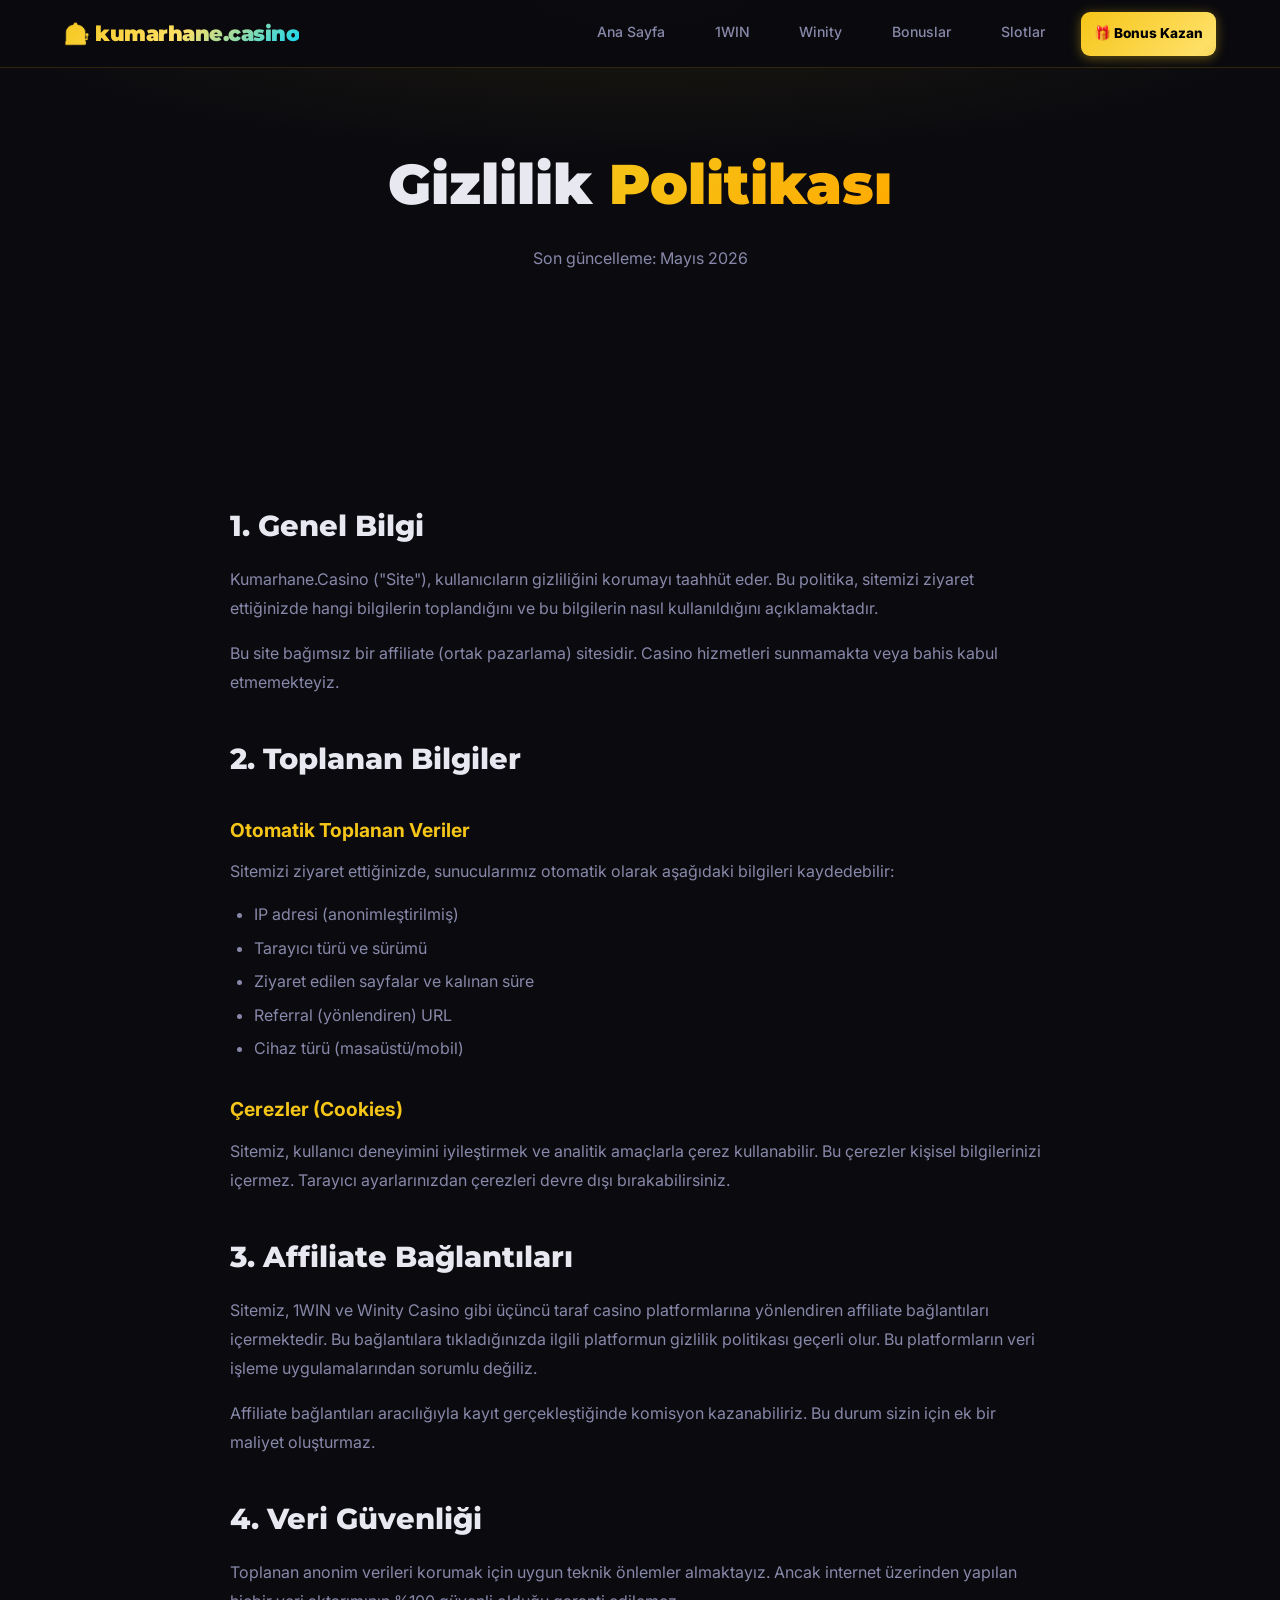
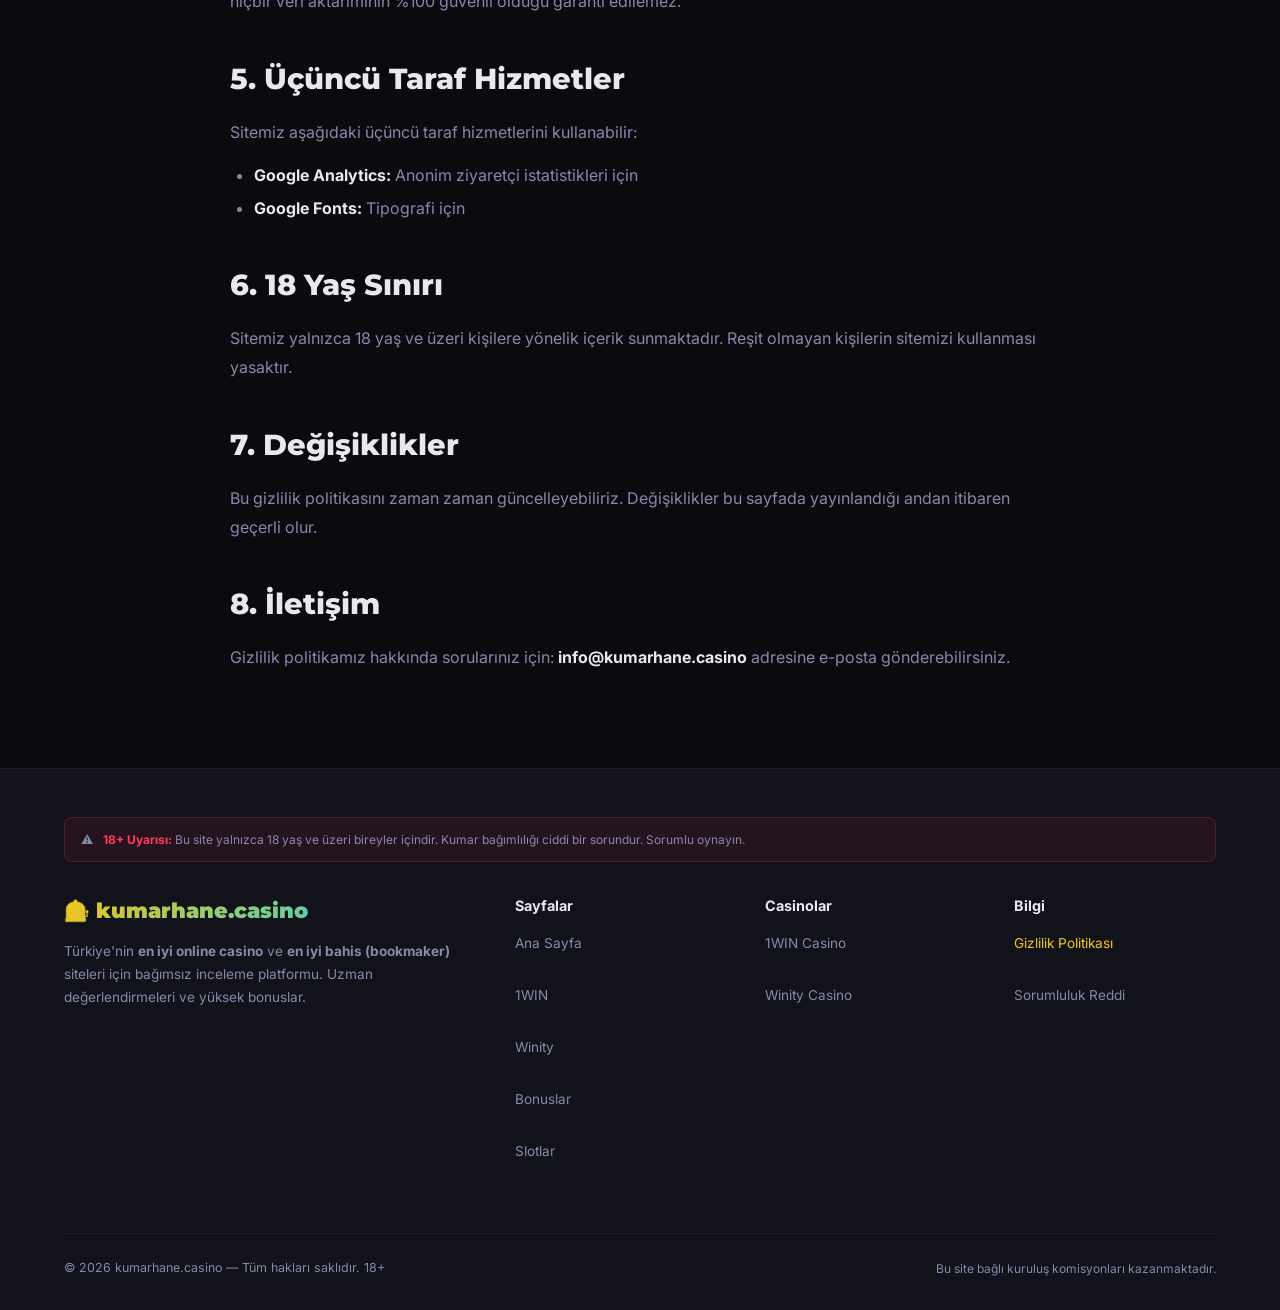
<file: gizlilik.html>
﻿<!DOCTYPE html>
<html lang="tr">
<head>
<!-- Google tag (gtag.js) -->
<script async src="https://www.googletagmanager.com/gtag/js?id=G-R4NKTTS8LN"></script>
<script>
  window.dataLayer = window.dataLayer || [];
  function gtag(){dataLayer.push(arguments);}
  gtag('js', new Date());
  gtag('config', 'G-R4NKTTS8LN');
</script>
<meta charset="UTF-8">
<meta name="viewport" content="width=device-width, initial-scale=1.0">
<title>Gizlilik Politikası – Kumarhane.Casino</title>
<meta name="description" content="Kumarhane.Casino gizlilik politikası. Kişisel verilerinizin nasıl toplandığı ve korunduğu hakkında bilgi edinin.">
<meta name="robots" content="noindex, follow">
<link rel="canonical" href="https://kumarhane.casino/gizlilik.html">
<link rel="icon" type="image/svg+xml" href="assets/favicon.svg">
<link rel="stylesheet" href="assets/css/style.css">

<script type="application/ld+json">
{
  "@context": "https://schema.org",
  "@graph": [
    {
      "@type": "WebSite",
      "@id": "https://kumarhane.casino/#website",
      "url": "https://kumarhane.casino/",
      "name": "Gizlilik Politikası",
      "description": "Kumarhane.Casino gizlilik politikası. Kişisel verilerinizin nasıl toplandığı ve korunduğu hakkında bilgi edinin.",
      "publisher": {
        "@type": "Organization",
        "name": "Gizlilik Politikası",
        "logo": {
          "@type": "ImageObject",
          "url": "https://kumarhane.casino/assets/images/logo.png"
        }
      }
    },
    {
      "@type": "WebPage",
      "@id": "https://kumarhane.casino/#webpage",
      "url": "https://kumarhane.casino/",
      "name": "Gizlilik Politikası – Kumarhane.Casino",
      "description": "Kumarhane.Casino gizlilik politikası. Kişisel verilerinizin nasıl toplandığı ve korunduğu hakkında bilgi edinin.",
      "isPartOf": {
        "@id": "https://kumarhane.casino/#website"
      }
    },
    {
      "@type": "Casino",
      "@id": "https://kumarhane.casino/#casino",
      "name": "Gizlilik Politikası",
      "image": "https://kumarhane.casino/assets/images/logo.png",
      "description": "Kumarhane.Casino gizlilik politikası. Kişisel verilerinizin nasıl toplandığı ve korunduğu hakkında bilgi edinin.",
      "aggregateRating": {
        "@type": "AggregateRating",
        "ratingValue": "4.9",
        "bestRating": "5",
        "ratingCount": "1250"
      }
    }
  ]
}
</script>
</head>
<body>

<nav class="navbar">
  <a href="index.html" class="navbar-logo">🎰 kumarhane<span>.casino</span></a>
  <div class="navbar-nav" id="mainNav">
    <a href="index.html">Ana Sayfa</a>
    <a href="1win.html">1WIN</a>
    <a href="winity.html">Winity</a>
    <a href="bonuslar.html">Bonuslar</a>
    <a href="slotlar.html">Slotlar</a>
    <a href="1win.html" class="btn-nav">🎁 Bonus Kazan</a>
  </div>
  <button class="nav-toggle" id="navToggleBtn" aria-label="Menü"><span></span><span></span><span></span></button>
</nav>

<div class="page-hero">
  <h1 class="page-hero-title">Gizlilik <span style="background:linear-gradient(135deg,var(--gold),#ffaa00);-webkit-background-clip:text;-webkit-text-fill-color:transparent">Politikası</span></h1>
  <p class="page-hero-sub">Son güncelleme: Mayıs 2026</p>
</div>

<section class="section">
  <div class="prose">
    <h2>1. Genel Bilgi</h2>
    <p>Kumarhane.Casino ("Site"), kullanıcıların gizliliğini korumayı taahhüt eder. Bu politika, sitemizi ziyaret ettiğinizde hangi bilgilerin toplandığını ve bu bilgilerin nasıl kullanıldığını açıklamaktadır.</p>
    <p>Bu site bağımsız bir affiliate (ortak pazarlama) sitesidir. Casino hizmetleri sunmamakta veya bahis kabul etmemekteyiz.</p>

    <h2>2. Toplanan Bilgiler</h2>
    <h3>Otomatik Toplanan Veriler</h3>
    <p>Sitemizi ziyaret ettiğinizde, sunucularımız otomatik olarak aşağıdaki bilgileri kaydedebilir:</p>
    <ul>
      <li>IP adresi (anonimleştirilmiş)</li>
      <li>Tarayıcı türü ve sürümü</li>
      <li>Ziyaret edilen sayfalar ve kalınan süre</li>
      <li>Referral (yönlendiren) URL</li>
      <li>Cihaz türü (masaüstü/mobil)</li>
    </ul>

    <h3>Çerezler (Cookies)</h3>
    <p>Sitemiz, kullanıcı deneyimini iyileştirmek ve analitik amaçlarla çerez kullanabilir. Bu çerezler kişisel bilgilerinizi içermez. Tarayıcı ayarlarınızdan çerezleri devre dışı bırakabilirsiniz.</p>

    <h2>3. Affiliate Bağlantıları</h2>
    <p>Sitemiz, 1WIN ve Winity Casino gibi üçüncü taraf casino platformlarına yönlendiren affiliate bağlantıları içermektedir. Bu bağlantılara tıkladığınızda ilgili platformun gizlilik politikası geçerli olur. Bu platformların veri işleme uygulamalarından sorumlu değiliz.</p>
    <p>Affiliate bağlantıları aracılığıyla kayıt gerçekleştiğinde komisyon kazanabiliriz. Bu durum sizin için ek bir maliyet oluşturmaz.</p>

    <h2>4. Veri Güvenliği</h2>
    <p>Toplanan anonim verileri korumak için uygun teknik önlemler almaktayız. Ancak internet üzerinden yapılan hiçbir veri aktarımının %100 güvenli olduğu garanti edilemez.</p>

    <h2>5. Üçüncü Taraf Hizmetler</h2>
    <p>Sitemiz aşağıdaki üçüncü taraf hizmetlerini kullanabilir:</p>
    <ul>
      <li><strong>Google Analytics:</strong> Anonim ziyaretçi istatistikleri için</li>
      <li><strong>Google Fonts:</strong> Tipografi için</li>
    </ul>

    <h2>6. 18 Yaş Sınırı</h2>
    <p>Sitemiz yalnızca 18 yaş ve üzeri kişilere yönelik içerik sunmaktadır. Reşit olmayan kişilerin sitemizi kullanması yasaktır.</p>

    <h2>7. Değişiklikler</h2>
    <p>Bu gizlilik politikasını zaman zaman güncelleyebiliriz. Değişiklikler bu sayfada yayınlandığı andan itibaren geçerli olur.</p>

    <h2>8. İletişim</h2>
    <p>Gizlilik politikamız hakkında sorularınız için: <strong>info@kumarhane.casino</strong> adresine e-posta gönderebilirsiniz.</p>
  </div>
</section>

<footer>
  <div class="gambling-warning">⚠️ <div><strong>18+ Uyarısı:</strong> Bu site yalnızca 18 yaş ve üzeri bireyler içindir. Kumar bağımlılığı ciddi bir sorundur. Sorumlu oynayın.</div></div>
  <div class="footer-grid">
    <div>
      <div class="footer-brand-name">🎰 kumarhane.casino</div>
      <p class="footer-desc">Türkiye'nin <strong>en iyi online casino</strong> ve <strong>en iyi bahis (bookmaker)</strong> siteleri için bağımsız inceleme platformu. Uzman değerlendirmeleri ve yüksek bonuslar.</p>
    </div>
    <div><div class="footer-col-title">Sayfalar</div><div class="footer-links"><a href="index.html">Ana Sayfa</a><a href="1win.html">1WIN</a><a href="winity.html">Winity</a><a href="bonuslar.html">Bonuslar</a><a href="slotlar.html">Slotlar</a></div></div>
    <div><div class="footer-col-title">Casinolar</div><div class="footer-links"><a href="https://lkte.cc/c1a523dd" target="_blank" rel="noopener">1WIN Casino</a><a href="https://winity.one/alt/win_girl_tr/?ec56622b4272e864ec4dde44e7086534" target="_blank" rel="noopener">Winity Casino</a></div></div>
    <div><div class="footer-col-title">Bilgi</div><div class="footer-links"><a href="gizlilik.html" style="color:var(--gold)">Gizlilik Politikası</a><a href="sorumluluk.html">Sorumluluk Reddi</a></div></div>
  </div>
  <div class="footer-bottom">
    <div class="footer-copy">© 2026 kumarhane.casino — Tüm hakları saklıdır. 18+</div>
    <div style="font-size:0.75rem;color:var(--text-muted)">Bu site bağlı kuruluş komisyonları kazanmaktadır.</div>
  </div>
</footer>

<script src="assets/js/main.js"></script>
</body>
</html>
</file>
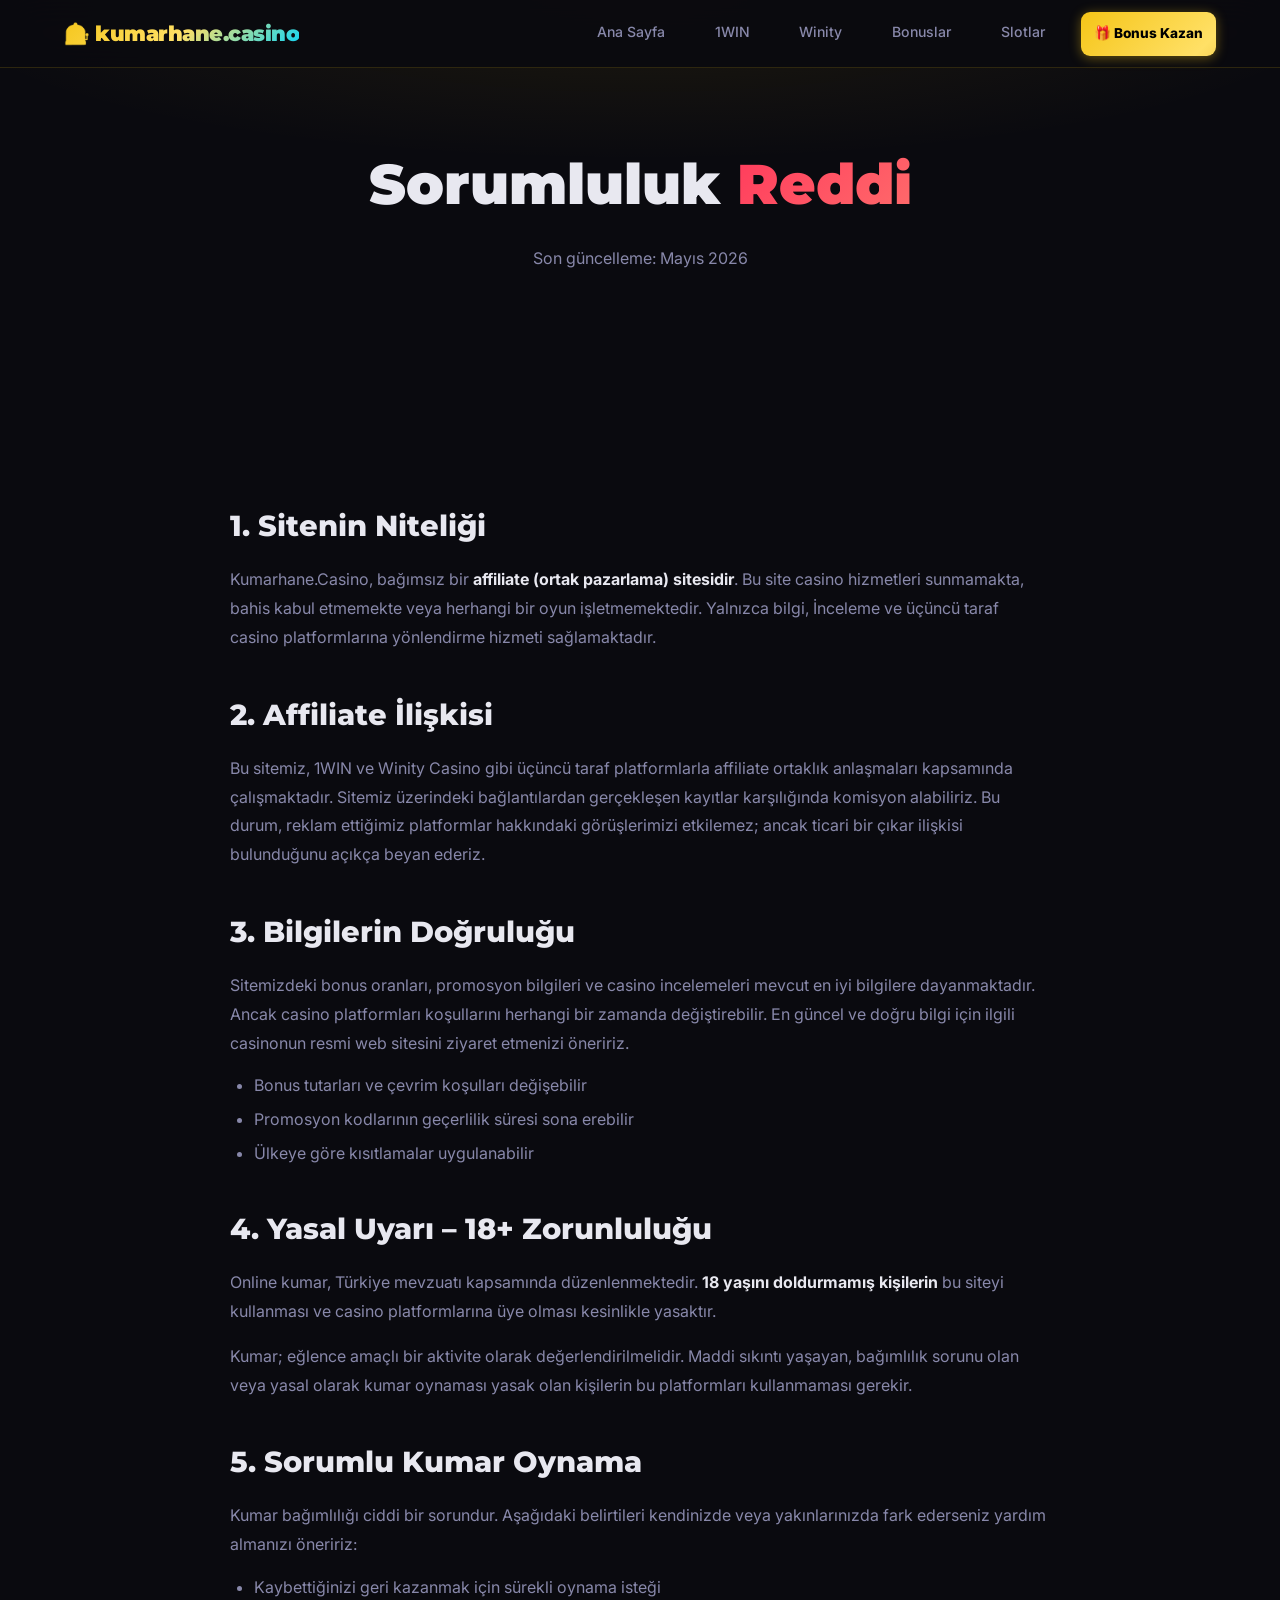
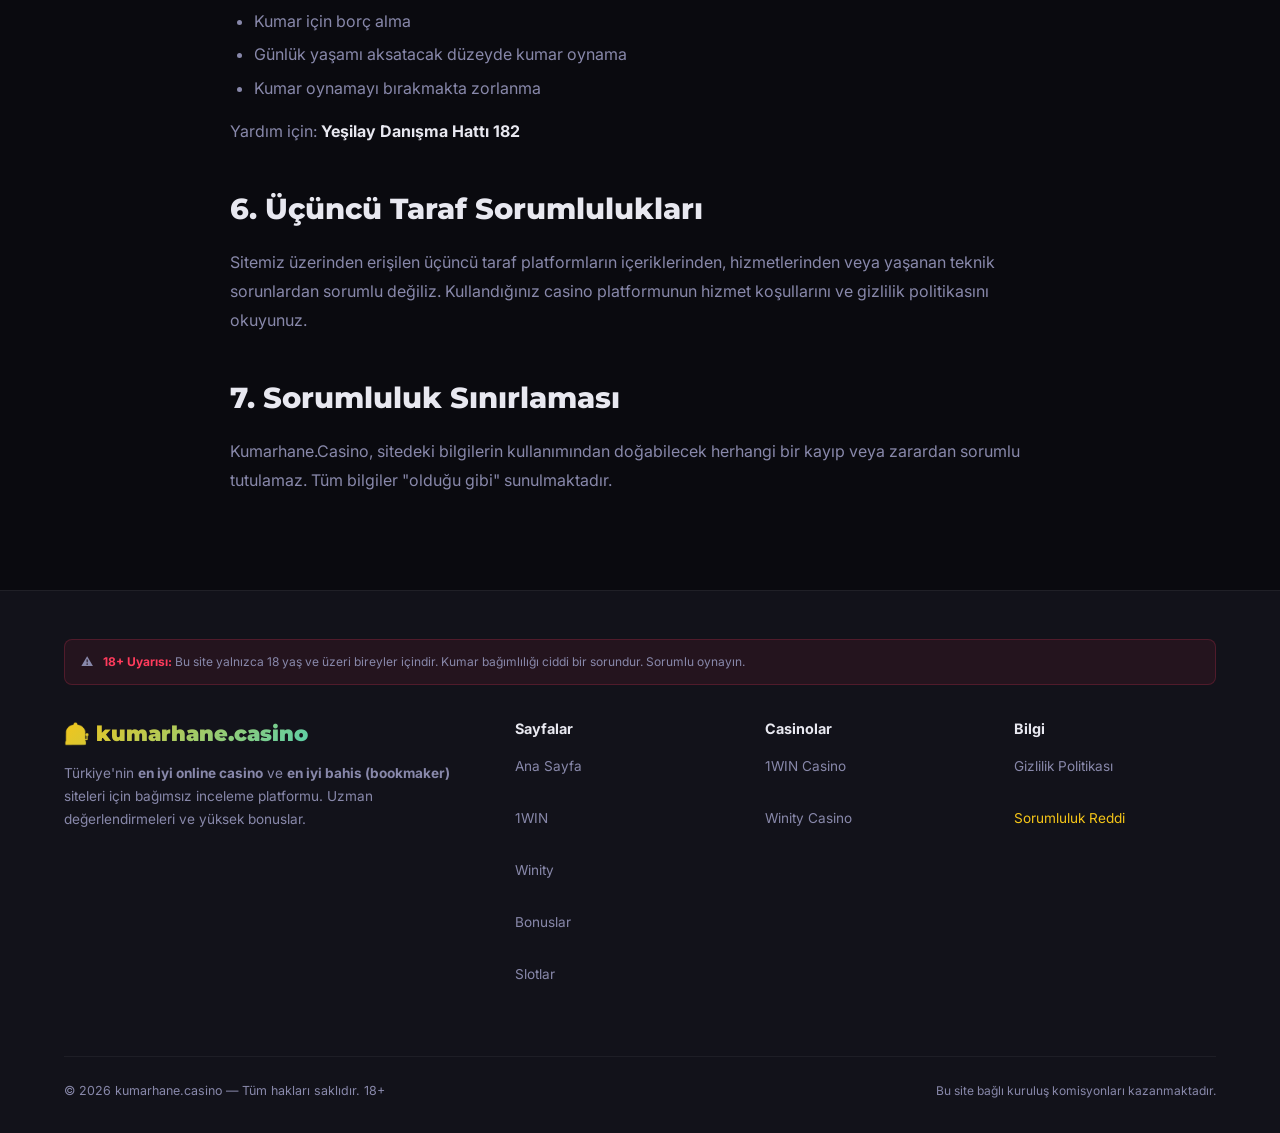
<file: sorumluluk.html>
﻿<!DOCTYPE html>
<html lang="tr">
<head>
<!-- Google tag (gtag.js) -->
<script async src="https://www.googletagmanager.com/gtag/js?id=G-R4NKTTS8LN"></script>
<script>
  window.dataLayer = window.dataLayer || [];
  function gtag(){dataLayer.push(arguments);}
  gtag('js', new Date());
  gtag('config', 'G-R4NKTTS8LN');
</script>
<meta charset="UTF-8">
<meta name="viewport" content="width=device-width, initial-scale=1.0">
<title>Sorumluluk Reddi – Kumarhane.Casino</title>
<meta name="description" content="Kumarhane.Casino sorumluluk reddi beyanı. Affiliate site olarak rolümüz ve yasal uyarılar.">
<meta name="robots" content="noindex, follow">
<link rel="canonical" href="https://kumarhane.casino/sorumluluk.html">
<link rel="icon" type="image/svg+xml" href="assets/favicon.svg">
<link rel="stylesheet" href="assets/css/style.css">

<script type="application/ld+json">
{
  "@context": "https://schema.org",
  "@graph": [
    {
      "@type": "WebSite",
      "@id": "https://kumarhane.casino/#website",
      "url": "https://kumarhane.casino/",
      "name": "Sorumluluk Reddi",
      "description": "Kumarhane.Casino sorumluluk reddi beyanı. Affiliate site olarak rolümüz ve yasal uyarılar.",
      "publisher": {
        "@type": "Organization",
        "name": "Sorumluluk Reddi",
        "logo": {
          "@type": "ImageObject",
          "url": "https://kumarhane.casino/assets/images/logo.png"
        }
      }
    },
    {
      "@type": "WebPage",
      "@id": "https://kumarhane.casino/#webpage",
      "url": "https://kumarhane.casino/",
      "name": "Sorumluluk Reddi – Kumarhane.Casino",
      "description": "Kumarhane.Casino sorumluluk reddi beyanı. Affiliate site olarak rolümüz ve yasal uyarılar.",
      "isPartOf": {
        "@id": "https://kumarhane.casino/#website"
      }
    },
    {
      "@type": "Casino",
      "@id": "https://kumarhane.casino/#casino",
      "name": "Sorumluluk Reddi",
      "image": "https://kumarhane.casino/assets/images/logo.png",
      "description": "Kumarhane.Casino sorumluluk reddi beyanı. Affiliate site olarak rolümüz ve yasal uyarılar.",
      "aggregateRating": {
        "@type": "AggregateRating",
        "ratingValue": "4.9",
        "bestRating": "5",
        "ratingCount": "1250"
      }
    }
  ]
}
</script>
</head>
<body>

<nav class="navbar">
  <a href="index.html" class="navbar-logo">🎰 kumarhane<span>.casino</span></a>
  <div class="navbar-nav" id="mainNav">
    <a href="index.html">Ana Sayfa</a>
    <a href="1win.html">1WIN</a>
    <a href="winity.html">Winity</a>
    <a href="bonuslar.html">Bonuslar</a>
    <a href="slotlar.html">Slotlar</a>
    <a href="1win.html" class="btn-nav">🎁 Bonus Kazan</a>
  </div>
  <button class="nav-toggle" id="navToggleBtn" aria-label="Menü"><span></span><span></span><span></span></button>
</nav>

<div class="page-hero">
  <h1 class="page-hero-title">Sorumluluk <span style="background:linear-gradient(135deg,var(--red),#ff6b6b);-webkit-background-clip:text;-webkit-text-fill-color:transparent">Reddi</span></h1>
  <p class="page-hero-sub">Son güncelleme: Mayıs 2026</p>
</div>

<section class="section">
  <div class="prose">
    <h2>1. Sitenin Niteliği</h2>
    <p>Kumarhane.Casino, bağımsız bir <strong>affiliate (ortak pazarlama) sitesidir</strong>. Bu site casino hizmetleri sunmamakta, bahis kabul etmemekte veya herhangi bir oyun işletmemektedir. Yalnızca bilgi, İnceleme ve üçüncü taraf casino platformlarına yönlendirme hizmeti sağlamaktadır.</p>

    <h2>2. Affiliate İlişkisi</h2>
    <p>Bu sitemiz, 1WIN ve Winity Casino gibi üçüncü taraf platformlarla affiliate ortaklık anlaşmaları kapsamında çalışmaktadır. Sitemiz üzerindeki bağlantılardan gerçekleşen kayıtlar karşılığında komisyon alabiliriz. Bu durum, reklam ettiğimiz platformlar hakkındaki görüşlerimizi etkilemez; ancak ticari bir çıkar ilişkisi bulunduğunu açıkça beyan ederiz.</p>

    <h2>3. Bilgilerin Doğruluğu</h2>
    <p>Sitemizdeki bonus oranları, promosyon bilgileri ve casino incelemeleri mevcut en iyi bilgilere dayanmaktadır. Ancak casino platformları koşullarını herhangi bir zamanda değiştirebilir. En güncel ve doğru bilgi için ilgili casinonun resmi web sitesini ziyaret etmenizi öneririz.</p>
    <ul>
      <li>Bonus tutarları ve çevrim koşulları değişebilir</li>
      <li>Promosyon kodlarının geçerlilik süresi sona erebilir</li>
      <li>Ülkeye göre kısıtlamalar uygulanabilir</li>
    </ul>

    <h2>4. Yasal Uyarı – 18+ Zorunluluğu</h2>
    <p>Online kumar, Türkiye mevzuatı kapsamında düzenlenmektedir. <strong>18 yaşını doldurmamış kişilerin</strong> bu siteyi kullanması ve casino platformlarına üye olması kesinlikle yasaktır.</p>
    <p>Kumar; eğlence amaçlı bir aktivite olarak değerlendirilmelidir. Maddi sıkıntı yaşayan, bağımlılık sorunu olan veya yasal olarak kumar oynaması yasak olan kişilerin bu platformları kullanmaması gerekir.</p>

    <h2>5. Sorumlu Kumar Oynama</h2>
    <p>Kumar bağımlılığı ciddi bir sorundur. Aşağıdaki belirtileri kendinizde veya yakınlarınızda fark ederseniz yardım almanızı öneririz:</p>
    <ul>
      <li>Kaybettiğinizi geri kazanmak için sürekli oynama isteği</li>
      <li>Kumar için borç alma</li>
      <li>Günlük yaşamı aksatacak düzeyde kumar oynama</li>
      <li>Kumar oynamayı bırakmakta zorlanma</li>
    </ul>
    <p>Yardım için: <strong>Yeşilay Danışma Hattı 182</strong></p>

    <h2>6. Üçüncü Taraf Sorumlulukları</h2>
    <p>Sitemiz üzerinden erişilen üçüncü taraf platformların içeriklerinden, hizmetlerinden veya yaşanan teknik sorunlardan sorumlu değiliz. Kullandığınız casino platformunun hizmet koşullarını ve gizlilik politikasını okuyunuz.</p>

    <h2>7. Sorumluluk Sınırlaması</h2>
    <p>Kumarhane.Casino, sitedeki bilgilerin kullanımından doğabilecek herhangi bir kayıp veya zarardan sorumlu tutulamaz. Tüm bilgiler "olduğu gibi" sunulmaktadır.</p>
  </div>
</section>

<footer>
  <div class="gambling-warning">⚠️ <div><strong>18+ Uyarısı:</strong> Bu site yalnızca 18 yaş ve üzeri bireyler içindir. Kumar bağımlılığı ciddi bir sorundur. Sorumlu oynayın.</div></div>
  <div class="footer-grid">
    <div>
      <div class="footer-brand-name">🎰 kumarhane.casino</div>
      <p class="footer-desc">Türkiye'nin <strong>en iyi online casino</strong> ve <strong>en iyi bahis (bookmaker)</strong> siteleri için bağımsız inceleme platformu. Uzman değerlendirmeleri ve yüksek bonuslar.</p>
    </div>
    <div><div class="footer-col-title">Sayfalar</div><div class="footer-links"><a href="index.html">Ana Sayfa</a><a href="1win.html">1WIN</a><a href="winity.html">Winity</a><a href="bonuslar.html">Bonuslar</a><a href="slotlar.html">Slotlar</a></div></div>
    <div><div class="footer-col-title">Casinolar</div><div class="footer-links"><a href="https://lkte.cc/c1a523dd" target="_blank" rel="noopener">1WIN Casino</a><a href="https://winity.one/alt/win_girl_tr/?ec56622b4272e864ec4dde44e7086534" target="_blank" rel="noopener">Winity Casino</a></div></div>
    <div><div class="footer-col-title">Bilgi</div><div class="footer-links"><a href="gizlilik.html">Gizlilik Politikası</a><a href="sorumluluk.html" style="color:var(--gold)">Sorumluluk Reddi</a></div></div>
  </div>
  <div class="footer-bottom">
    <div class="footer-copy">© 2026 kumarhane.casino — Tüm hakları saklıdır. 18+</div>
    <div style="font-size:0.75rem;color:var(--text-muted)">Bu site bağlı kuruluş komisyonları kazanmaktadır.</div>
  </div>
</footer>

<script src="assets/js/main.js"></script>
</body>
</html>
</file>
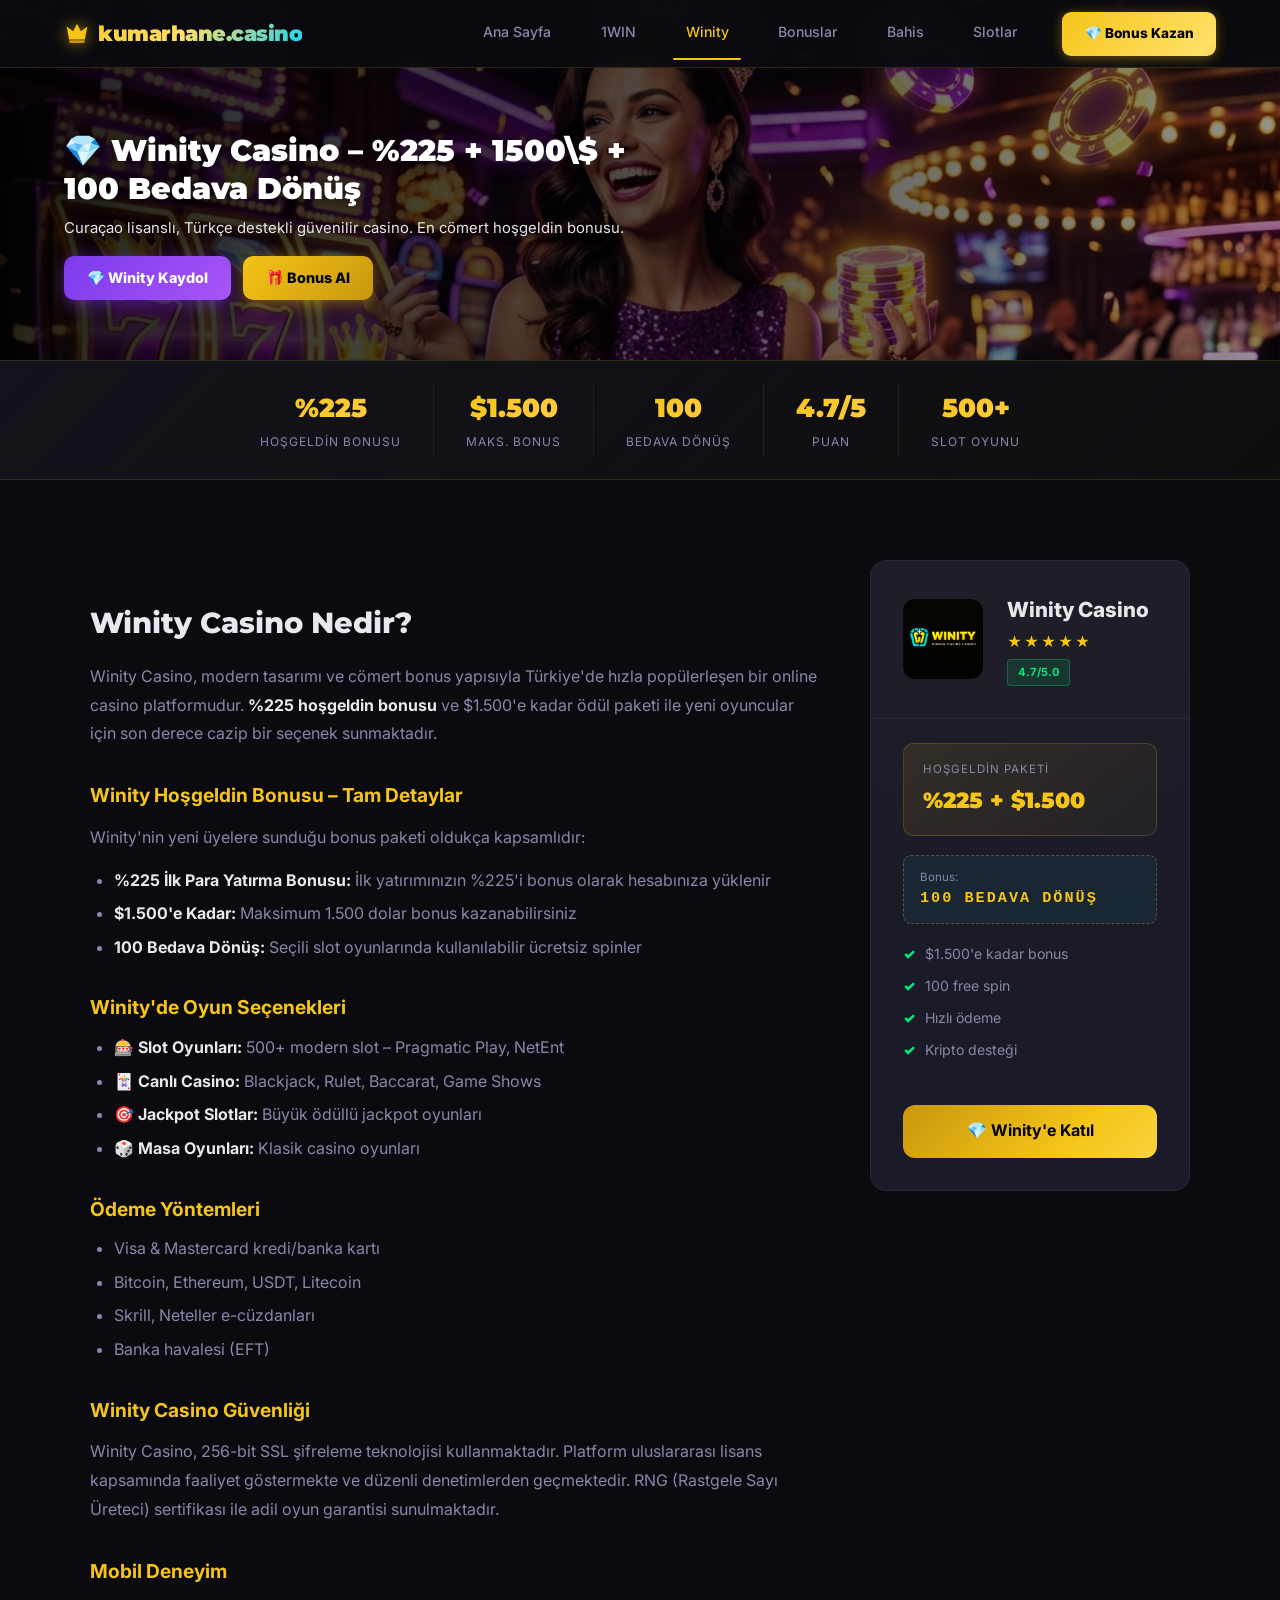
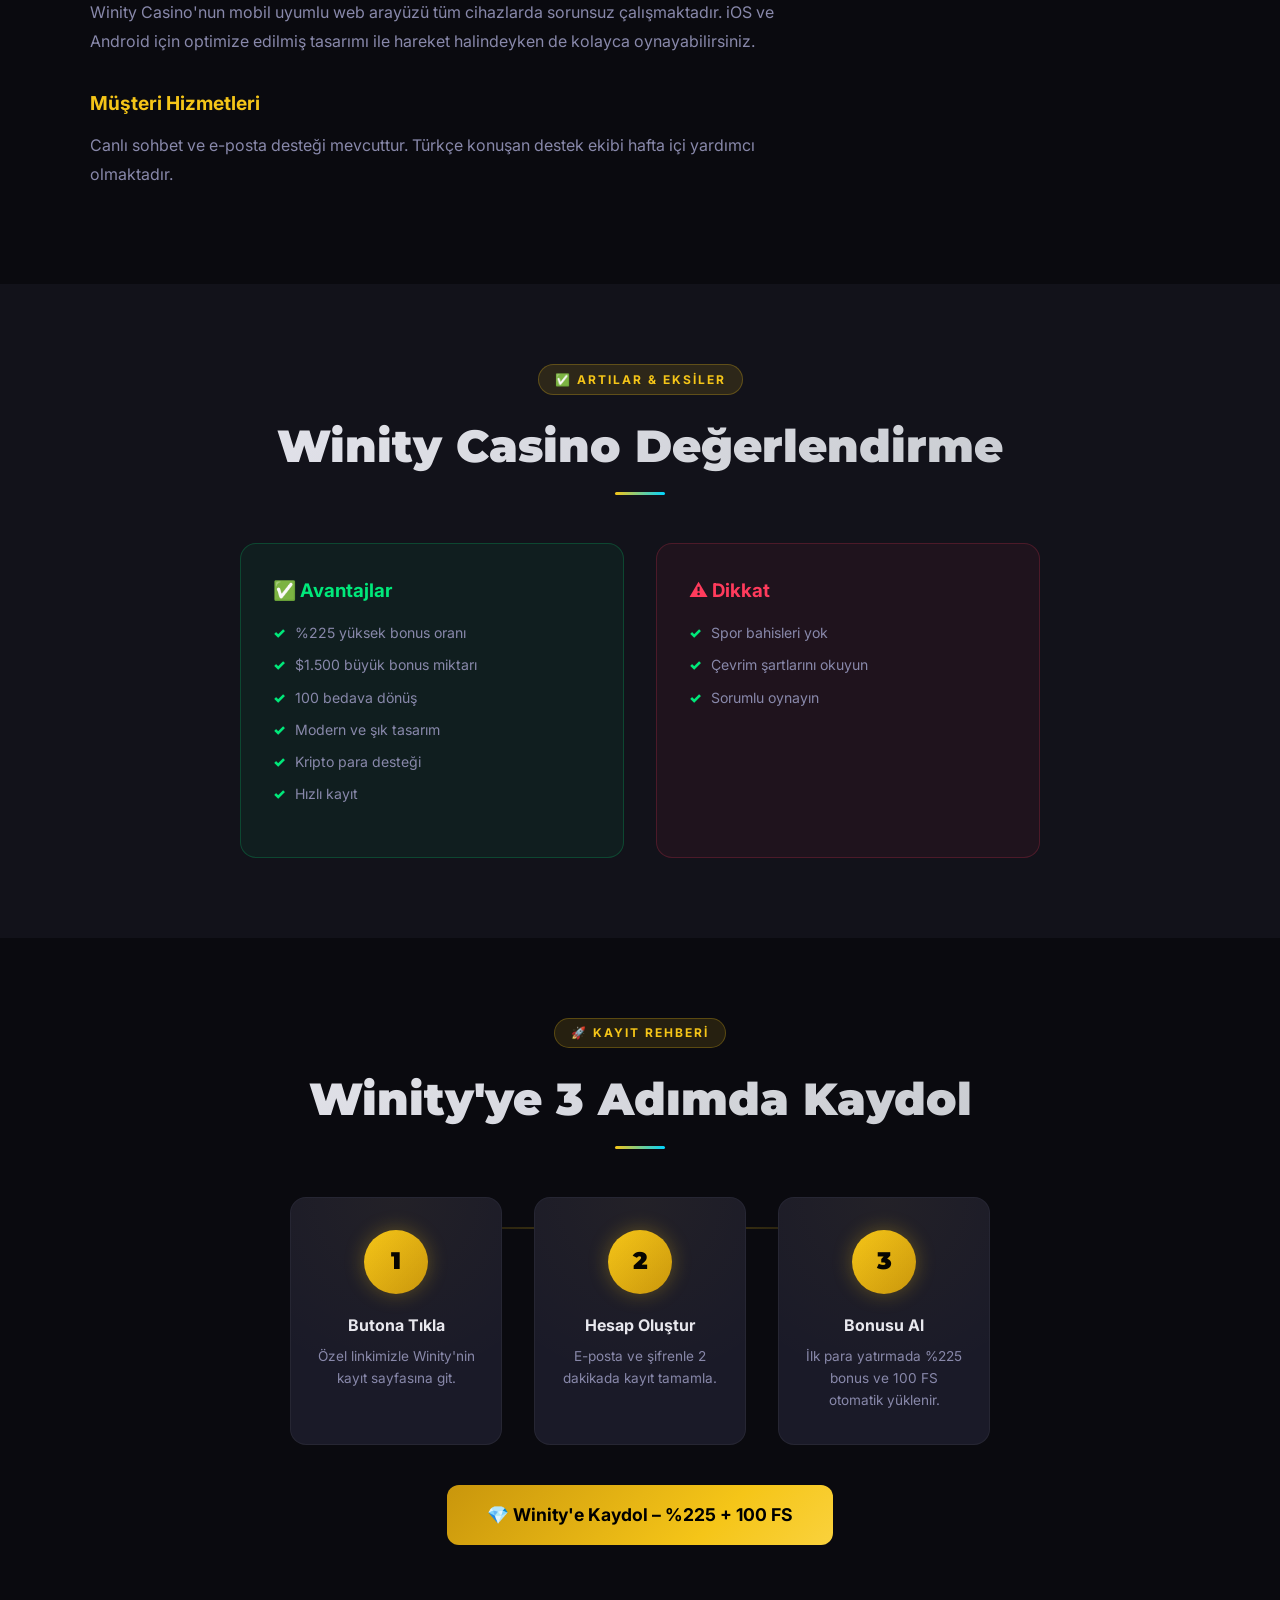
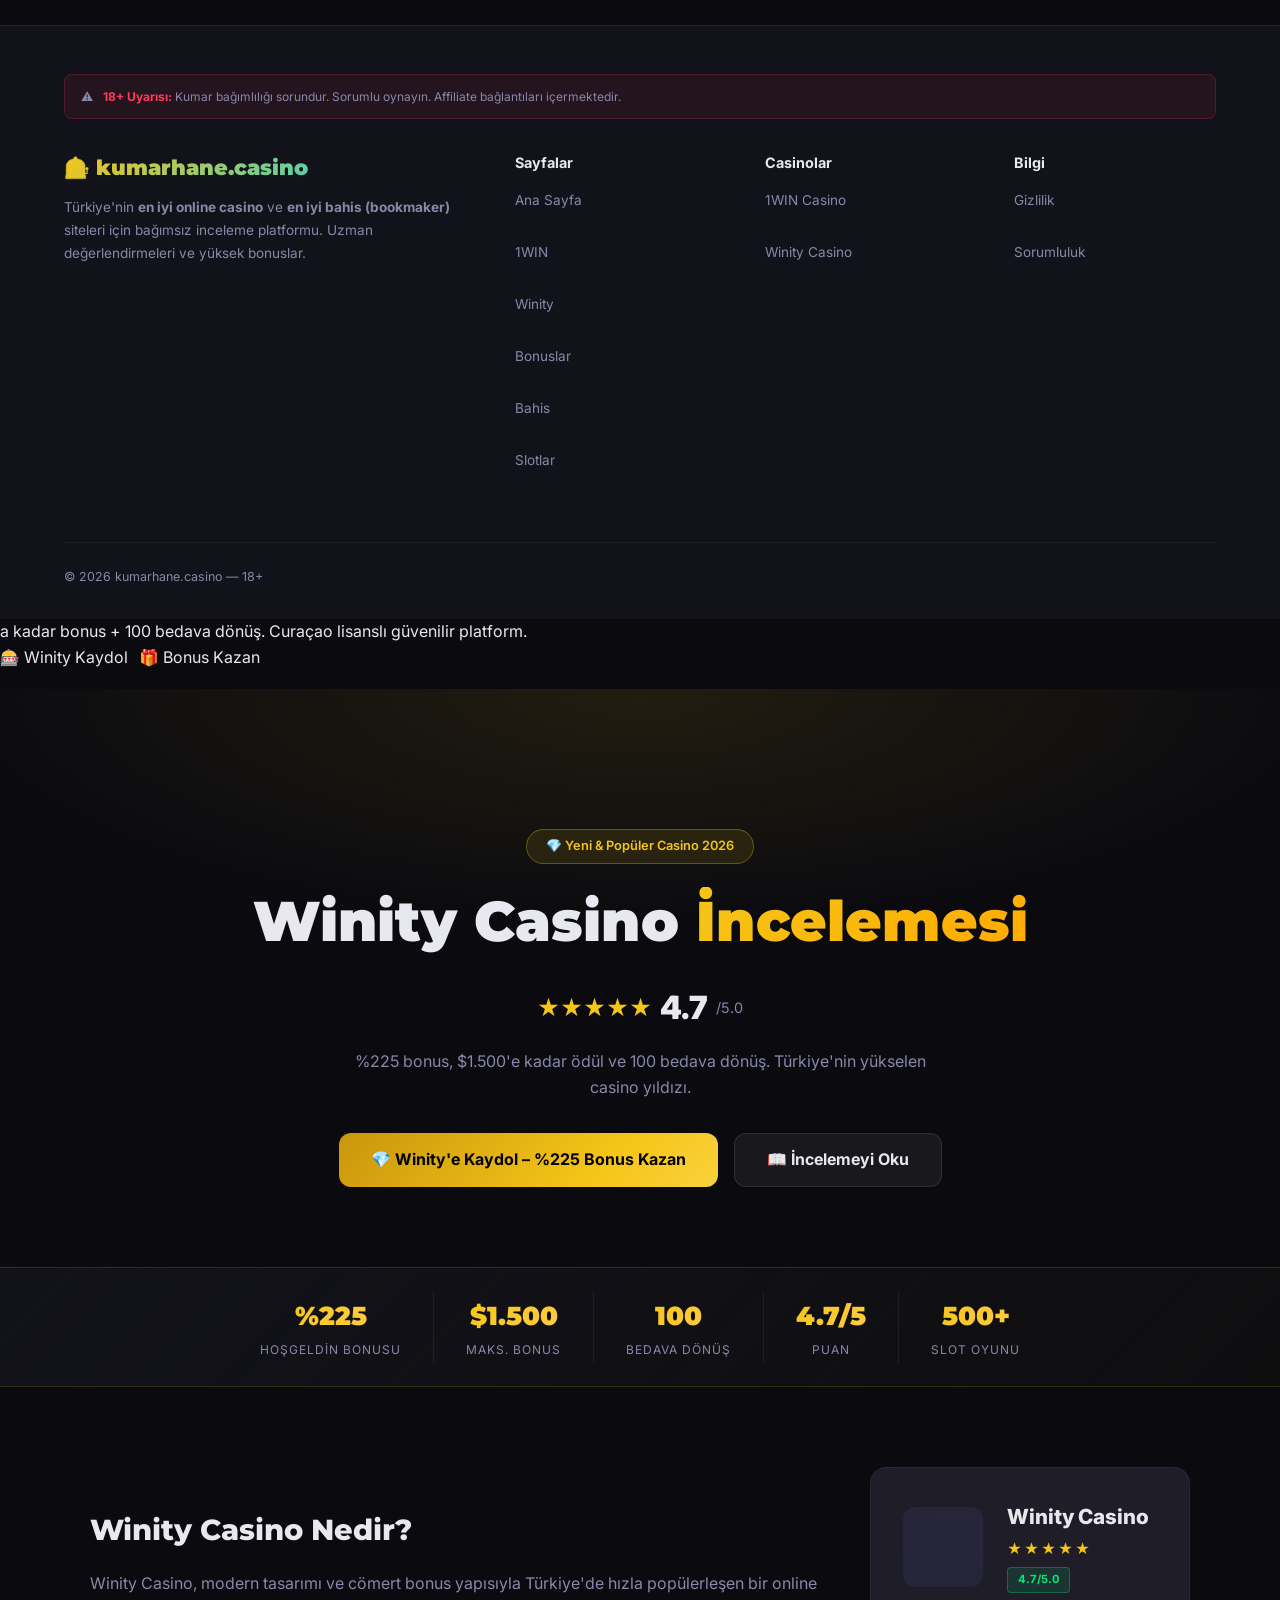
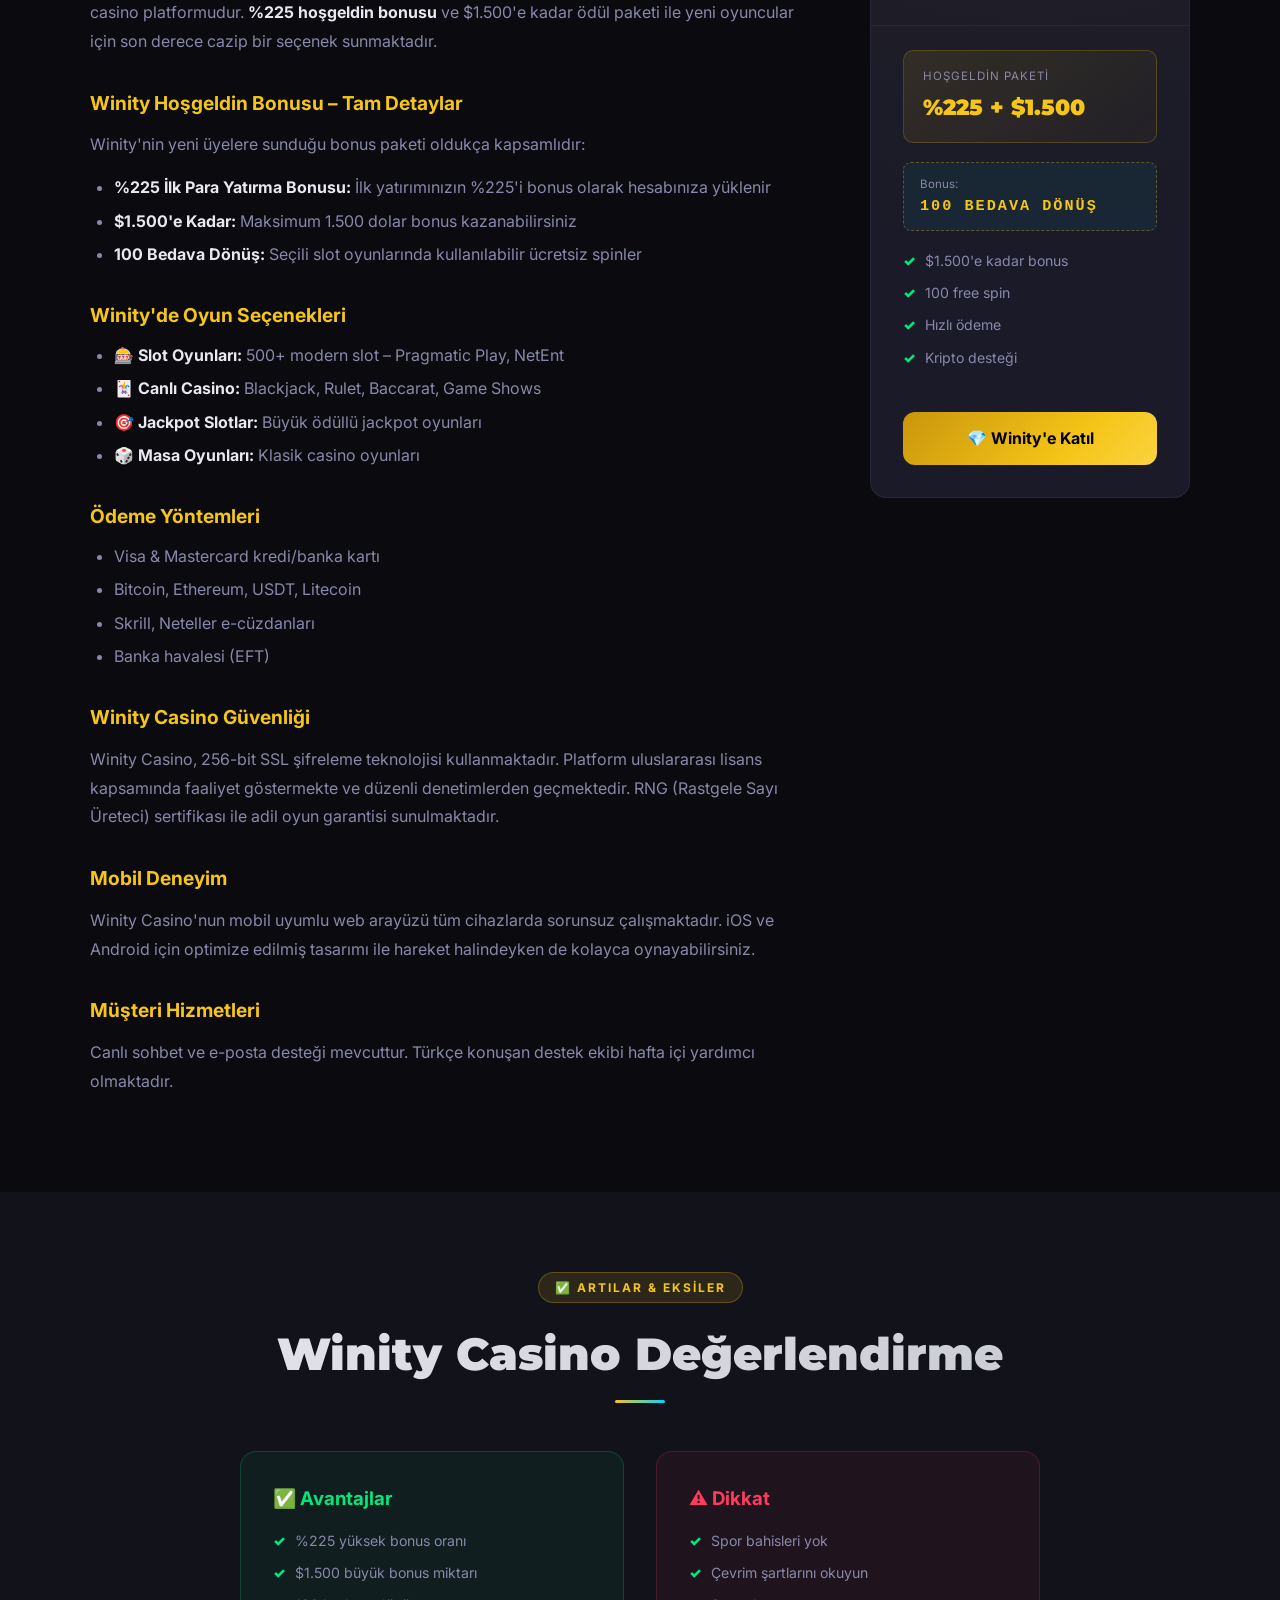
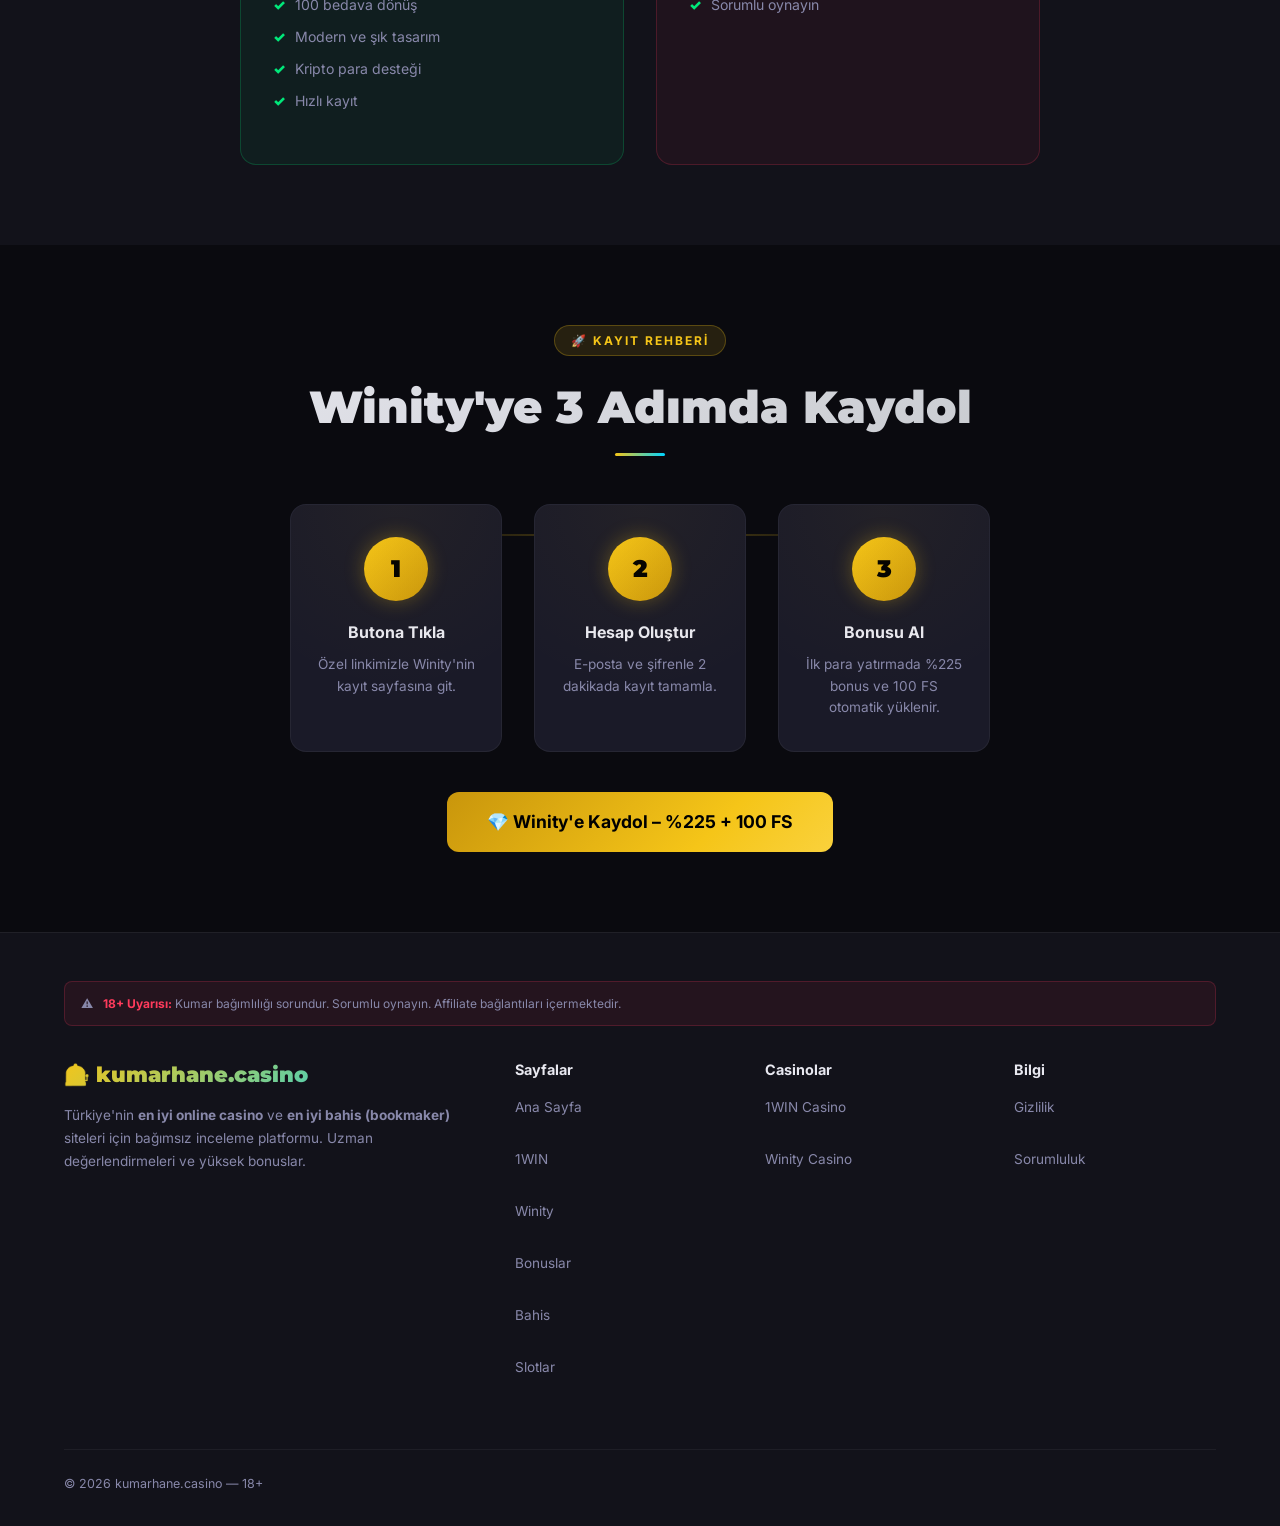
<file: winity.html>
﻿<!DOCTYPE html>
<html lang="tr">
<head>
<!-- Google tag (gtag.js) -->
<script async src="https://www.googletagmanager.com/gtag/js?id=G-R4NKTTS8LN"></script>
<script>
  window.dataLayer = window.dataLayer || [];
  function gtag(){dataLayer.push(arguments);}
  gtag('js', new Date());
  gtag('config', 'G-R4NKTTS8LN');
</script>
<meta charset="UTF-8">
<meta name="viewport" content="width=device-width, initial-scale=1.0, viewport-fit=cover">
<title>Winity Casino Türkiye – %225 Bonus + $1500 + 100 Bedava Dönüş İnceleme 2026</title>
<meta name="description" content="Winity Casino Türkiye incelemesi 2026. %225 bonus, 1500$'a kadar bonus ve 100 bedava dönüş kazanın. Güvenilir, hızlı ve Türkçe destekli.">
<meta name="keywords" content="winity casino türkiye, winity bonus, winity bedava dönüş, winity kayıt, winity İnceleme, winity casino 2026">
<meta name="robots" content="index, follow, max-snippet:-1, max-image-preview:large">
<meta name="author" content="Kumarhane.Casino">
<meta name="geo.region" content="TR">
<link rel="alternate" hreflang="tr" href="https://kumarhane.casino/winity.html">
<link rel="preconnect" href="https://fonts.googleapis.com">
<link rel="preconnect" href="https://fonts.gstatic.com" crossorigin>
<meta property="og:title" content="Winity Casino Türkiye – %225 Bonus + 100 Bedava Dönüş">
<meta property="og:description" content="Winity Casino incelemesi 2026. %225 bonus ve 100 bedava dönüş kazanın.">
<meta property="og:type" content="article">
<meta property="og:url" content="https://kumarhane.casino/winity.html">
<meta property="og:image" content="https://kumarhane.casino/assets/images/hero-bg.png">
<meta property="og:image:width" content="1200">
<meta property="og:image:height" content="630">
<meta property="og:locale" content="tr_TR">
<meta name="twitter:card" content="summary_large_image">
<link rel="canonical" href="https://kumarhane.casino/winity.html">
<link rel="icon" type="image/svg+xml" href="assets/favicon.svg">
<link rel="stylesheet" href="assets/css/style.css">


<script type="application/ld+json">
{
  "@context": "https://schema.org",
  "@graph": [
    {
      "@type": "WebSite",
      "@id": "https://kumarhane.casino/#website",
      "url": "https://kumarhane.casino/",
      "name": "Winity Casino Türkiye",
      "description": "Winity Casino Türkiye incelemesi 2026. %225 bonus, 1500$'a kadar bonus ve 100 bedava dönüş kazanın. Güvenilir, hızlı ve Türkçe destekli.",
      "publisher": {
        "@type": "Organization",
        "name": "Winity Casino Türkiye",
        "logo": {
          "@type": "ImageObject",
          "url": "https://kumarhane.casino/assets/images/logo.png"
        }
      }
    },
    {
      "@type": "WebPage",
      "@id": "https://kumarhane.casino/#webpage",
      "url": "https://kumarhane.casino/",
      "name": "Winity Casino Türkiye – %225 Bonus + $1500 + 100 Bedava Dönüş İnceleme 2026",
      "description": "Winity Casino Türkiye incelemesi 2026. %225 bonus, 1500$'a kadar bonus ve 100 bedava dönüş kazanın. Güvenilir, hızlı ve Türkçe destekli.",
      "isPartOf": {
        "@id": "https://kumarhane.casino/#website"
      }
    },
    {
      "@type": "Casino",
      "@id": "https://kumarhane.casino/#casino",
      "name": "Winity Casino Türkiye",
      "image": "https://kumarhane.casino/assets/images/logo.png",
      "description": "Winity Casino Türkiye incelemesi 2026. %225 bonus, 1500$'a kadar bonus ve 100 bedava dönüş kazanın. Güvenilir, hızlı ve Türkçe destekli.",
      "aggregateRating": {
        "@type": "AggregateRating",
        "ratingValue": "4.9",
        "bestRating": "5",
        "ratingCount": "1250"
      }
    }
  ]
}
</script>
</head>
<body>

<nav class="navbar">
  <div class="navbar-left">
    <a href="index.html" class="navbar-logo"><svg class="logo-icon" viewBox="0 0 30 24" fill="none" xmlns="http://www.w3.org/2000/svg" aria-hidden="true"><path d="M15 1L19.5 9.5L27 4L24 19H6L3 4L10.5 9.5L15 1Z" fill="url(#cg3)"/><rect x="6" y="20" width="18" height="3" rx="1.5" fill="#c9960c"/><defs><linearGradient id="cg3" x1="0" y1="0" x2="30" y2="24"><stop offset="0%" stop-color="#f5c518"/><stop offset="100%" stop-color="#ffaa00"/></linearGradient></defs></svg>kumarhane<span>.casino</span></a>
  </div>
  <div class="navbar-right">
    <div class="navbar-nav" id="mainNav">
      <a href="index.html">Ana Sayfa</a>
      <a href="1win.html">1WIN</a>
      <a href="winity.html" style="color:var(--gold)">Winity</a>
      <a href="bonuslar.html">Bonuslar</a>
      <a href="bahis.html">Bahis</a>
      <a href="slotlar.html">Slotlar</a>
    </div>
    <a href="https://winity.one/alt/win_girl_tr/?ec56622b4272e864ec4dde44e7086534" target="_blank" rel="noopener" class="btn-nav">💎 Bonus Kazan</a>
    <button class="nav-toggle" id="navToggleBtn" aria-label="Menü"><span></span><span></span><span></span></button>
  </div>
</nav>
<!-- PAGE BANNER -->
<div class="page-banner">
  <img src="assets/images/winity-banner.png" alt="" class="page-banner-img" loading="eager">
  <div class="page-banner-overlay">
    <div class="page-banner-body">
      <div class="page-banner-title">💎 Winity Casino – %225 + 1500\$ + 100 Bedava Dönüş</div>
      <div class="page-banner-sub">Curaçao lisanslı, Türkçe destekli güvenilir casino. En cömert hoşgeldin bonusu.</div>
      <div class="page-banner-btns">
        <a href="https://winity.one/alt/win_girl_tr/?ec56622b4272e864ec4dde44e7086534" target="_blank" rel="noopener" class="btn-bp btn-bp-primary">💎 Winity Kaydol</a>
        <a href="https://winity.one/alt/win_girl_tr/?ec56622b4272e864ec4dde44e7086534" target="_blank" rel="noopener" class="btn-bp btn-bp-gold">🎁 Bonus Al</a>
      </div>
    </div>
  </div>
</div>

<div class="stats-bar">
  <div class="stat-item"><div class="stat-num">%225</div><div class="stat-label">Hoşgeldin Bonusu</div></div>
  <div class="stat-item"><div class="stat-num">$1.500</div><div class="stat-label">Maks. Bonus</div></div>
  <div class="stat-item"><div class="stat-num">100</div><div class="stat-label">Bedava Dönüş</div></div>
  <div class="stat-item"><div class="stat-num">4.7/5</div><div class="stat-label">Puan</div></div>
  <div class="stat-item"><div class="stat-num">500+</div><div class="stat-label">Slot Oyunu</div></div>
</div>

<section class="section" id="winity-İnceleme">
  <div style="display:grid;grid-template-columns:1fr 320px;gap:3rem;max-width:1100px;margin:0 auto" class="review-layout">
    <div class="prose">
      <h2>Winity Casino Nedir?</h2>
      <p>Winity Casino, modern tasarımı ve cömert bonus yapısıyla Türkiye'de hızla popülerleşen bir online casino platformudur. <strong>%225 hoşgeldin bonusu</strong> ve $1.500'e kadar ödül paketi ile yeni oyuncular için son derece cazip bir seçenek sunmaktadır.</p>

      <h3>Winity Hoşgeldin Bonusu – Tam Detaylar</h3>
      <p>Winity'nin yeni üyelere sunduğu bonus paketi oldukça kapsamlıdır:</p>
      <ul>
        <li><strong>%225 İlk Para Yatırma Bonusu:</strong> İlk yatırımınızın %225'i bonus olarak hesabınıza yüklenir</li>
        <li><strong>$1.500'e Kadar:</strong> Maksimum 1.500 dolar bonus kazanabilirsiniz</li>
        <li><strong>100 Bedava Dönüş:</strong> Seçili slot oyunlarında kullanılabilir ücretsiz spinler</li>
      </ul>

      <h3>Winity'de Oyun Seçenekleri</h3>
      <ul>
        <li>🎰 <strong>Slot Oyunları:</strong> 500+ modern slot – Pragmatic Play, NetEnt</li>
        <li>🃏 <strong>Canlı Casino:</strong> Blackjack, Rulet, Baccarat, Game Shows</li>
        <li>🎯 <strong>Jackpot Slotlar:</strong> Büyük ödüllü jackpot oyunları</li>
        <li>🎲 <strong>Masa Oyunları:</strong> Klasik casino oyunları</li>
      </ul>

      <h3>Ödeme Yöntemleri</h3>
      <ul>
        <li>Visa &amp; Mastercard kredi/banka kartı</li>
        <li>Bitcoin, Ethereum, USDT, Litecoin</li>
        <li>Skrill, Neteller e-cüzdanları</li>
        <li>Banka havalesi (EFT)</li>
      </ul>

      <h3>Winity Casino Güvenliği</h3>
      <p>Winity Casino, 256-bit SSL şifreleme teknolojisi kullanmaktadır. Platform uluslararası lisans kapsamında faaliyet göstermekte ve düzenli denetimlerden geçmektedir. RNG (Rastgele Sayı Üreteci) sertifikası ile adil oyun garantisi sunulmaktadır.</p>

      <h3>Mobil Deneyim</h3>
      <p>Winity Casino'nun mobil uyumlu web arayüzü tüm cihazlarda sorunsuz çalışmaktadır. iOS ve Android için optimize edilmiş tasarımı ile hareket halindeyken de kolayca oynayabilirsiniz.</p>

      <h3>Müşteri Hizmetleri</h3>
      <p>Canlı sohbet ve e-posta desteği mevcuttur. Türkçe konuşan destek ekibi hafta içi yardımcı olmaktadır.</p>
    </div>

    <div>
      <div class="casino-card" style="position:sticky;top:90px">
        <div class="casino-card-top">
          <div class="casino-logo-wrap">
            <img loading="lazy" src="assets/images/winity-logo.png" alt="Winity" onerror="this.parentElement.innerHTML='<span style=font-size:1.3rem;color:#f5c518>WINITY</span>'">
          </div>
          <div class="casino-meta">
            <h3>Winity Casino</h3>
            <div class="stars">★★★★★</div>
            <div class="casino-badge">4.7/5.0</div>
          </div>
        </div>
        <div class="casino-card-body">
          <div class="bonus-highlight">
            <div class="bonus-highlight-label">Hoşgeldin Paketi</div>
            <div class="bonus-highlight-value">%225 + $1.500</div>
          </div>
          <div class="promo-box" style="border-color:rgba(245,197,24,0.3)">
            <div><div class="promo-label">Bonus:</div><div class="promo-code" style="color:var(--gold);font-size:0.95rem">100 BEDAVA DÖNÜŞ</div></div>
          </div>
          <div class="features-list">
            <div class="feature-item">$1.500'e kadar bonus</div>
            <div class="feature-item">100 free spin</div>
            <div class="feature-item">Hızlı ödeme</div>
            <div class="feature-item">Kripto desteği</div>
          </div>
        </div>
        <div class="casino-card-footer">
          <a href="https://winity.one/alt/win_girl_tr/?ec56622b4272e864ec4dde44e7086534" target="_blank" rel="noopener" class="btn btn-gold" style="width:100%;justify-content:center">💎 Winity'e Katıl</a>
        </div>
      </div>
    </div>
  </div>
</section>

<style>@media(max-width:900px){.review-layout{grid-template-columns:1fr!important}}</style>

<section class="section section-dark">
  <div class="section-header">
    <div class="section-tag">✅ Artılar &amp; Eksiler</div>
    <h2 class="section-title">Winity Casino Değerlendirme</h2>
  </div>
  <div style="display:grid;grid-template-columns:1fr 1fr;gap:2rem;max-width:800px;margin:0 auto">
    <div style="background:rgba(0,232,122,0.06);border:1px solid rgba(0,232,122,0.2);border-radius:16px;padding:2rem">
      <h3 style="color:var(--green);margin-bottom:1rem">✅ Avantajlar</h3>
      <div class="features-list">
        <div class="feature-item">%225 yüksek bonus oranı</div>
        <div class="feature-item">$1.500 büyük bonus miktarı</div>
        <div class="feature-item">100 bedava dönüş</div>
        <div class="feature-item">Modern ve şık tasarım</div>
        <div class="feature-item">Kripto para desteği</div>
        <div class="feature-item">Hızlı kayıt</div>
      </div>
    </div>
    <div style="background:rgba(255,59,92,0.06);border:1px solid rgba(255,59,92,0.2);border-radius:16px;padding:2rem">
      <h3 style="color:var(--red);margin-bottom:1rem">⚠️ Dikkat</h3>
      <div class="features-list">
        <div class="feature-item">Spor bahisleri yok</div>
        <div class="feature-item">Çevrim şartlarını okuyun</div>
        <div class="feature-item">Sorumlu oynayın</div>
      </div>
    </div>
  </div>
</section>

<section class="section">
  <div class="section-header">
    <div class="section-tag">🚀 Kayıt Rehberi</div>
    <h2 class="section-title">Winity'ye 3 Adımda Kaydol</h2>
  </div>
  <div class="steps-grid" style="max-width:700px;margin:0 auto;grid-template-columns:repeat(3,1fr)">
    <div class="step-card"><div class="step-num">1</div><div class="step-title">Butona Tıkla</div><div class="step-desc">Özel linkimizle Winity'nin kayıt sayfasına git.</div></div>
    <div class="step-card"><div class="step-num">2</div><div class="step-title">Hesap Oluştur</div><div class="step-desc">E-posta ve şifrenle 2 dakikada kayıt tamamla.</div></div>
    <div class="step-card"><div class="step-num">3</div><div class="step-title">Bonusu Al</div><div class="step-desc">İlk para yatırmada %225 bonus ve 100 FS otomatik yüklenir.</div></div>
  </div>
  <div style="text-align:center;margin-top:2.5rem">
    <a href="https://winity.one/alt/win_girl_tr/?ec56622b4272e864ec4dde44e7086534" target="_blank" rel="noopener" class="btn btn-gold pulse" style="font-size:1.1rem;padding:1rem 2.5rem">💎 Winity'e Kaydol – %225 + 100 FS</a>
  </div>
</section>

<footer>
  <div class="gambling-warning">⚠️ <div><strong>18+ Uyarısı:</strong> Kumar bağımlılığı sorundur. Sorumlu oynayın. Affiliate bağlantıları içermektedir.</div></div>
  <div class="footer-grid">
    <div><div class="footer-brand-name">🎰 kumarhane.casino</div><p class="footer-desc">Türkiye'nin <strong>en iyi online casino</strong> ve <strong>en iyi bahis (bookmaker)</strong> siteleri için bağımsız inceleme platformu. Uzman değerlendirmeleri ve yüksek bonuslar.</p></div>
    <div><div class="footer-col-title">Sayfalar</div><div class="footer-links"><a href="index.html">Ana Sayfa</a><a href="1win.html">1WIN</a><a href="winity.html">Winity</a><a href="bonuslar.html">Bonuslar</a><a href="bahis.html">Bahis</a>
      <a href="slotlar.html">Slotlar</a></div></div>
    <div><div class="footer-col-title">Casinolar</div><div class="footer-links"><a href="https://lkte.cc/c1a523dd" target="_blank" rel="noopener">1WIN Casino</a><a href="https://winity.one/alt/win_girl_tr/?ec56622b4272e864ec4dde44e7086534" target="_blank" rel="noopener">Winity Casino</a></div></div>
    <div><div class="footer-col-title">Bilgi</div><div class="footer-links"><a href="gizlilik.html">Gizlilik</a><a href="sorumluluk.html">Sorumluluk</a></div></div>
  </div>
  <div class="footer-bottom"><div class="footer-copy">© 2026 kumarhane.casino — 18+</div></div>
</footer>

<div class="sticky-cta" style="opacity:0;transition:opacity .3s">
  <a href="https://winity.one/alt/win_girl_tr/?ec56622b4272e864ec4dde44e7086534" target="_blank" rel="noopener" class="sticky-cta-btn btn-gold">💎 Winity %225 Bonus</a>
</div>
<script src="assets/js/main.js"></script>
</body>
</html>
a kadar bonus + 100 bedava dönüş. Curaçao lisanslı güvenilir platform.</div>
    <div class="page-banner-btns">
      <a href="https://winity.one/alt/win_girl_tr/?ec56622b4272e864ec4dde44e7086534" target="_blank" rel="noopener" class="page-banner-cta">🎰 Winity Kaydol</a>
      <a href="https://winity.one/alt/win_girl_tr/?ec56622b4272e864ec4dde44e7086534" target="_blank" rel="noopener" class="page-banner-cta-gold">🎁 Bonus Kazan</a>
    </div>
  </div>
</div>

<div class="page-hero" style="background:radial-gradient(ellipse 80% 60% at 50% 0%,rgba(245,197,24,0.1) 0%,transparent 70%),var(--dark)">
  <div class="hero-badge">💎 Yeni &amp; Popüler Casino 2026</div>
  <h1 class="page-hero-title">Winity Casino <span style="background:linear-gradient(135deg,var(--gold),#ffaa00);-webkit-background-clip:text;-webkit-text-fill-color:transparent">İncelemesi</span></h1>
  <div class="rating-big"><span class="star-filled">★★★★★</span><span class="rating-num">4.7</span><span style="color:var(--text-muted);font-size:0.9rem">/5.0</span></div>
  <p class="page-hero-sub">%225 bonus, $1.500'e kadar ödül ve 100 bedava dönüş. Türkiye'nin yükselen casino yıldızı.</p>
  <div class="hero-buttons">
    <a href="https://winity.one/alt/win_girl_tr/?ec56622b4272e864ec4dde44e7086534" target="_blank" rel="noopener" class="btn btn-gold pulse">💎 Winity'e Kaydol – %225 Bonus Kazan</a>
    <a href="#winity-İnceleme" class="btn btn-ghost">📖 İncelemeyi Oku</a>
  </div>
</div>

<div class="stats-bar">
  <div class="stat-item"><div class="stat-num">%225</div><div class="stat-label">Hoşgeldin Bonusu</div></div>
  <div class="stat-item"><div class="stat-num">$1.500</div><div class="stat-label">Maks. Bonus</div></div>
  <div class="stat-item"><div class="stat-num">100</div><div class="stat-label">Bedava Dönüş</div></div>
  <div class="stat-item"><div class="stat-num">4.7/5</div><div class="stat-label">Puan</div></div>
  <div class="stat-item"><div class="stat-num">500+</div><div class="stat-label">Slot Oyunu</div></div>
</div>

<section class="section" id="winity-İnceleme">
  <div style="display:grid;grid-template-columns:1fr 320px;gap:3rem;max-width:1100px;margin:0 auto" class="review-layout">
    <div class="prose">
      <h2>Winity Casino Nedir?</h2>
      <p>Winity Casino, modern tasarımı ve cömert bonus yapısıyla Türkiye'de hızla popülerleşen bir online casino platformudur. <strong>%225 hoşgeldin bonusu</strong> ve $1.500'e kadar ödül paketi ile yeni oyuncular için son derece cazip bir seçenek sunmaktadır.</p>

      <h3>Winity Hoşgeldin Bonusu – Tam Detaylar</h3>
      <p>Winity'nin yeni üyelere sunduğu bonus paketi oldukça kapsamlıdır:</p>
      <ul>
        <li><strong>%225 İlk Para Yatırma Bonusu:</strong> İlk yatırımınızın %225'i bonus olarak hesabınıza yüklenir</li>
        <li><strong>$1.500'e Kadar:</strong> Maksimum 1.500 dolar bonus kazanabilirsiniz</li>
        <li><strong>100 Bedava Dönüş:</strong> Seçili slot oyunlarında kullanılabilir ücretsiz spinler</li>
      </ul>

      <h3>Winity'de Oyun Seçenekleri</h3>
      <ul>
        <li>🎰 <strong>Slot Oyunları:</strong> 500+ modern slot – Pragmatic Play, NetEnt</li>
        <li>🃏 <strong>Canlı Casino:</strong> Blackjack, Rulet, Baccarat, Game Shows</li>
        <li>🎯 <strong>Jackpot Slotlar:</strong> Büyük ödüllü jackpot oyunları</li>
        <li>🎲 <strong>Masa Oyunları:</strong> Klasik casino oyunları</li>
      </ul>

      <h3>Ödeme Yöntemleri</h3>
      <ul>
        <li>Visa &amp; Mastercard kredi/banka kartı</li>
        <li>Bitcoin, Ethereum, USDT, Litecoin</li>
        <li>Skrill, Neteller e-cüzdanları</li>
        <li>Banka havalesi (EFT)</li>
      </ul>

      <h3>Winity Casino Güvenliği</h3>
      <p>Winity Casino, 256-bit SSL şifreleme teknolojisi kullanmaktadır. Platform uluslararası lisans kapsamında faaliyet göstermekte ve düzenli denetimlerden geçmektedir. RNG (Rastgele Sayı Üreteci) sertifikası ile adil oyun garantisi sunulmaktadır.</p>

      <h3>Mobil Deneyim</h3>
      <p>Winity Casino'nun mobil uyumlu web arayüzü tüm cihazlarda sorunsuz çalışmaktadır. iOS ve Android için optimize edilmiş tasarımı ile hareket halindeyken de kolayca oynayabilirsiniz.</p>

      <h3>Müşteri Hizmetleri</h3>
      <p>Canlı sohbet ve e-posta desteği mevcuttur. Türkçe konuşan destek ekibi hafta içi yardımcı olmaktadır.</p>
    </div>

    <div>
      <div class="casino-card" style="position:sticky;top:90px">
        <div class="casino-card-top">
          <div class="casino-logo-wrap">
            <img loading="lazy" src="assets/images/winity-logo.png" alt="Winity" onerror="this.parentElement.innerHTML='<span style=font-size:1.3rem;color:#f5c518>WINITY</span>'">
          </div>
          <div class="casino-meta">
            <h3>Winity Casino</h3>
            <div class="stars">★★★★★</div>
            <div class="casino-badge">4.7/5.0</div>
          </div>
        </div>
        <div class="casino-card-body">
          <div class="bonus-highlight">
            <div class="bonus-highlight-label">Hoşgeldin Paketi</div>
            <div class="bonus-highlight-value">%225 + $1.500</div>
          </div>
          <div class="promo-box" style="border-color:rgba(245,197,24,0.3)">
            <div><div class="promo-label">Bonus:</div><div class="promo-code" style="color:var(--gold);font-size:0.95rem">100 BEDAVA DÖNÜŞ</div></div>
          </div>
          <div class="features-list">
            <div class="feature-item">$1.500'e kadar bonus</div>
            <div class="feature-item">100 free spin</div>
            <div class="feature-item">Hızlı ödeme</div>
            <div class="feature-item">Kripto desteği</div>
          </div>
        </div>
        <div class="casino-card-footer">
          <a href="https://winity.one/alt/win_girl_tr/?ec56622b4272e864ec4dde44e7086534" target="_blank" rel="noopener" class="btn btn-gold" style="width:100%;justify-content:center">💎 Winity'e Katıl</a>
        </div>
      </div>
    </div>
  </div>
</section>

<style>@media(max-width:900px){.review-layout{grid-template-columns:1fr!important}}</style>

<section class="section section-dark">
  <div class="section-header">
    <div class="section-tag">✅ Artılar &amp; Eksiler</div>
    <h2 class="section-title">Winity Casino Değerlendirme</h2>
  </div>
  <div style="display:grid;grid-template-columns:1fr 1fr;gap:2rem;max-width:800px;margin:0 auto">
    <div style="background:rgba(0,232,122,0.06);border:1px solid rgba(0,232,122,0.2);border-radius:16px;padding:2rem">
      <h3 style="color:var(--green);margin-bottom:1rem">✅ Avantajlar</h3>
      <div class="features-list">
        <div class="feature-item">%225 yüksek bonus oranı</div>
        <div class="feature-item">$1.500 büyük bonus miktarı</div>
        <div class="feature-item">100 bedava dönüş</div>
        <div class="feature-item">Modern ve şık tasarım</div>
        <div class="feature-item">Kripto para desteği</div>
        <div class="feature-item">Hızlı kayıt</div>
      </div>
    </div>
    <div style="background:rgba(255,59,92,0.06);border:1px solid rgba(255,59,92,0.2);border-radius:16px;padding:2rem">
      <h3 style="color:var(--red);margin-bottom:1rem">⚠️ Dikkat</h3>
      <div class="features-list">
        <div class="feature-item">Spor bahisleri yok</div>
        <div class="feature-item">Çevrim şartlarını okuyun</div>
        <div class="feature-item">Sorumlu oynayın</div>
      </div>
    </div>
  </div>
</section>

<section class="section">
  <div class="section-header">
    <div class="section-tag">🚀 Kayıt Rehberi</div>
    <h2 class="section-title">Winity'ye 3 Adımda Kaydol</h2>
  </div>
  <div class="steps-grid" style="max-width:700px;margin:0 auto;grid-template-columns:repeat(3,1fr)">
    <div class="step-card"><div class="step-num">1</div><div class="step-title">Butona Tıkla</div><div class="step-desc">Özel linkimizle Winity'nin kayıt sayfasına git.</div></div>
    <div class="step-card"><div class="step-num">2</div><div class="step-title">Hesap Oluştur</div><div class="step-desc">E-posta ve şifrenle 2 dakikada kayıt tamamla.</div></div>
    <div class="step-card"><div class="step-num">3</div><div class="step-title">Bonusu Al</div><div class="step-desc">İlk para yatırmada %225 bonus ve 100 FS otomatik yüklenir.</div></div>
  </div>
  <div style="text-align:center;margin-top:2.5rem">
    <a href="https://winity.one/alt/win_girl_tr/?ec56622b4272e864ec4dde44e7086534" target="_blank" rel="noopener" class="btn btn-gold pulse" style="font-size:1.1rem;padding:1rem 2.5rem">💎 Winity'e Kaydol – %225 + 100 FS</a>
  </div>
</section>

<footer>
  <div class="gambling-warning">⚠️ <div><strong>18+ Uyarısı:</strong> Kumar bağımlılığı sorundur. Sorumlu oynayın. Affiliate bağlantıları içermektedir.</div></div>
  <div class="footer-grid">
    <div><div class="footer-brand-name">🎰 kumarhane.casino</div><p class="footer-desc">Türkiye'nin <strong>en iyi online casino</strong> ve <strong>en iyi bahis (bookmaker)</strong> siteleri için bağımsız inceleme platformu. Uzman değerlendirmeleri ve yüksek bonuslar.</p></div>
    <div><div class="footer-col-title">Sayfalar</div><div class="footer-links"><a href="index.html">Ana Sayfa</a><a href="1win.html">1WIN</a><a href="winity.html">Winity</a><a href="bonuslar.html">Bonuslar</a><a href="bahis.html">Bahis</a>
      <a href="slotlar.html">Slotlar</a></div></div>
    <div><div class="footer-col-title">Casinolar</div><div class="footer-links"><a href="https://lkte.cc/c1a523dd" target="_blank" rel="noopener">1WIN Casino</a><a href="https://winity.one/alt/win_girl_tr/?ec56622b4272e864ec4dde44e7086534" target="_blank" rel="noopener">Winity Casino</a></div></div>
    <div><div class="footer-col-title">Bilgi</div><div class="footer-links"><a href="gizlilik.html">Gizlilik</a><a href="sorumluluk.html">Sorumluluk</a></div></div>
  </div>
  <div class="footer-bottom"><div class="footer-copy">© 2026 kumarhane.casino — 18+</div></div>
</footer>

<div class="sticky-cta" style="opacity:0;transition:opacity .3s">
  <a href="https://winity.one/alt/win_girl_tr/?ec56622b4272e864ec4dde44e7086534" target="_blank" rel="noopener" class="sticky-cta-btn btn-gold">💎 Winity %225 Bonus</a>
</div>
<script src="assets/js/main.js"></script>
</body>
</html>
</file>
<file: assets/css/style.css>
﻿@import url('https://fonts.googleapis.com/css2?family=Inter:wght@300;400;500;600;700;800;900&family=Montserrat:wght@700;800;900&display=swap');

:root {
  --gold: #f5c518;
  --gold-dark: #c9960c;
  --cyan: #00d4ff;
  --dark: #0a0a0f;
  --dark2: #12121a;
  --dark3: #1a1a28;
  --dark4: #22223a;
  --text: #e8e8f0;
  --text-muted: #8888aa;
  --red: #ff3b5c;
  --green: #00e87a;
  --radius: 16px;
  --shadow: 0 8px 32px rgba(0,0,0,0.5);
}

* { margin:0; padding:0; box-sizing:border-box; }

html { scroll-behavior:smooth; }

body {
  font-family:'Inter',sans-serif;
  background:var(--dark);
  color:var(--text);
  line-height:1.6;
  overflow-x:hidden;
}

a { text-decoration:none; color:inherit; }
img { max-width:100%; display:block; }

/* SCROLLBAR */
::-webkit-scrollbar { width:6px; }
::-webkit-scrollbar-track { background:var(--dark2); }
::-webkit-scrollbar-thumb { background:var(--gold); border-radius:3px; }

/* NAVBAR */
.navbar {
  position:fixed; top:0; left:0; right:0; z-index:1000;
  background:rgba(10,10,15,0.92);
  backdrop-filter:blur(20px);
  border-bottom:1px solid rgba(245,197,24,0.15);
  padding:0 calc(5% + 8px) 0 5%;
  display:flex; align-items:center; justify-content:space-between;
  height:68px;
  transition:background .3s, box-shadow .3s;
}
.navbar.scrolled { background:rgba(10,10,15,0.99); box-shadow:0 4px 30px rgba(0,0,0,0.6); }

/* LEFT: logo only */
.navbar-left { display:flex; align-items:center; flex-shrink:0; }

/* RIGHT: nav + CTA + burger */
.navbar-right { display:flex; align-items:center; gap:2rem; flex:1; justify-content:flex-end; }

.navbar-logo {
  font-family:'Montserrat',sans-serif;
  font-size:1.3rem; font-weight:900;
  background:linear-gradient(135deg,var(--gold),#ffe066,var(--cyan));
  -webkit-background-clip:text; -webkit-text-fill-color:transparent;
  letter-spacing:-0.5px;
  display:flex; align-items:center; gap:0;
  text-decoration:none; flex-shrink:0;
}
.navbar-logo span { -webkit-text-fill-color:transparent; }

/* Crown SVG icon */
.logo-icon {
  width:26px; height:auto; flex-shrink:0;
  margin-right:0.5rem;
  filter:drop-shadow(0 0 8px rgba(245,197,24,0.7));
  transition:filter .3s;
}
.navbar-logo:hover .logo-icon { filter:drop-shadow(0 0 12px rgba(245,197,24,1)); }

.navbar-nav { display:flex; gap:1.5rem; align-items:center; }

.navbar-nav a {
  font-size:0.88rem; font-weight:500; color:var(--text-muted);
  transition:color .2s; white-space:nowrap;
}
.navbar-nav a:hover, .navbar-nav a.active { color:var(--gold); }

/* CTA button in navbar-right */
.btn-nav {
  background:linear-gradient(135deg,var(--gold) 0%,#ffe066 50%,var(--gold-dark) 100%);
  background-size:200% auto;
  color:#000 !important;
  padding:0.55rem 1.4rem;
  border-radius:9px;
  font-weight:800 !important;
  font-size:0.85rem !important;
  white-space:nowrap;
  flex-shrink:0;
  margin-right:0;
  box-shadow:0 2px 12px rgba(245,197,24,0.4);
  transition:background-position .4s, transform .2s, box-shadow .2s;
  display:inline-flex; align-items:center; gap:0.3rem;
}
.btn-nav:hover { background-position:right center; transform:translateY(-2px); box-shadow:0 4px 20px rgba(245,197,24,0.6); }

/* HERO */
.hero {
  min-height:100vh;
  position:relative;
  display:flex; align-items:center; justify-content:center;
  text-align:center;
  padding:100px 5% 60px;
  overflow:hidden;
}

.hero-bg {
  position:absolute; inset:0;
  background:
    radial-gradient(ellipse 80% 60% at 50% 40%, rgba(245,197,24,0.08) 0%, transparent 70%),
    radial-gradient(ellipse 60% 80% at 80% 20%, rgba(0,212,255,0.06) 0%, transparent 60%),
    linear-gradient(180deg,#0a0a0f 0%,#12121a 100%);
  z-index:0;
}

.hero-bg-img {
  position:absolute; inset:0;
  background-image:url('../images/hero-bg.png');
  background-size:cover; background-position:center;
  opacity:0.12; z-index:1;
}

.hero-content { position:relative; z-index:2; max-width:900px; }

.hero-badge {
  display:inline-flex; align-items:center; gap:0.5rem;
  background:rgba(245,197,24,0.1);
  border:1px solid rgba(245,197,24,0.3);
  border-radius:50px;
  padding:0.4rem 1.2rem;
  font-size:0.8rem; font-weight:600; color:var(--gold);
  margin-bottom:1.5rem;
  animation:fadeInDown .6s ease;
}

.hero-title {
  font-family:'Montserrat',sans-serif;
  font-size:clamp(2.2rem,6vw,4.5rem);
  font-weight:900;
  line-height:1.1;
  margin-bottom:1.2rem;
  animation:fadeInUp .7s ease;
}

.hero-title .highlight {
  background:linear-gradient(135deg,var(--gold),#ffaa00);
  -webkit-background-clip:text; -webkit-text-fill-color:transparent;
}

.hero-sub {
  font-size:clamp(1rem,2vw,1.25rem);
  color:var(--text-muted);
  margin-bottom:2.5rem;
  animation:fadeInUp .8s ease;
}

.hero-buttons { display:flex; gap:1rem; justify-content:center; flex-wrap:wrap; animation:fadeInUp .9s ease; }

/* BUTTONS */
.btn {
  display:inline-flex; align-items:center; gap:0.5rem;
  padding:0.85rem 2rem;
  border-radius:12px;
  font-weight:700; font-size:1rem;
  cursor:pointer; border:none;
  transition:all .25s;
  position:relative; overflow:hidden;
}

.btn::after {
  content:'';
  position:absolute; inset:0;
  background:rgba(255,255,255,0.1);
  opacity:0; transition:opacity .2s;
}
.btn:hover::after { opacity:1; }
.btn:hover { transform:translateY(-2px); box-shadow:0 12px 30px rgba(0,0,0,0.4); }

.btn-gold {
  background:linear-gradient(135deg,var(--gold),var(--gold-dark));
  color:#000;
}

.btn-cyan {
  background:linear-gradient(135deg,var(--cyan),#0099cc);
  color:#000;
}

.btn-outline {
  background:transparent;
  border:2px solid var(--gold);
  color:var(--gold);
}
.btn-outline:hover { background:var(--gold); color:#000; }

.btn-ghost {
  background:rgba(255,255,255,0.06);
  border:1px solid rgba(255,255,255,0.1);
  color:var(--text);
}

/* STATS BAR */
.stats-bar {
  background:linear-gradient(135deg,var(--dark2),rgba(245,197,24,0.02));
  border-top:1px solid rgba(245,197,24,0.15);
  border-bottom:1px solid rgba(245,197,24,0.15);
  padding:1.4rem 5%;
  display:flex; gap:0; justify-content:center; flex-wrap:wrap;
}
.stat-item {
  display:flex; flex-direction:column; align-items:center;
  gap:0.2rem; padding:0.3rem 2rem;
  border-right:1px solid rgba(255,255,255,0.06);
}
.stat-item:last-child { border-right:none; }
.stat-num {
  font-family:'Montserrat',sans-serif; font-size:1.6rem; font-weight:900;
  background:linear-gradient(135deg,var(--gold),#ffe066);
  -webkit-background-clip:text; -webkit-text-fill-color:transparent;
}
.stat-label { font-size:0.75rem; color:var(--text-muted); text-transform:uppercase; letter-spacing:1px; }

/* SECTION */
.section { padding:80px 5%; }
.section-dark { background:var(--dark2); }
.section-darker { background:var(--dark3); }

/* Section title underline accent */
.section-title::after {
  content:'';
  display:block; width:50px; height:3px;
  background:linear-gradient(90deg,var(--gold),var(--cyan));
  margin:0.6rem auto 0; border-radius:2px;
}

.section-header { text-align:center; margin-bottom:3rem; }

.section-tag {
  display:inline-block;
  background:rgba(245,197,24,0.12);
  border:1px solid rgba(245,197,24,0.25);
  color:var(--gold);
  font-size:0.75rem; font-weight:700;
  text-transform:uppercase; letter-spacing:2px;
  padding:0.3rem 1rem; border-radius:50px;
  margin-bottom:1rem;
}

.section-title {
  font-family:'Montserrat',sans-serif;
  font-size:clamp(1.8rem,4vw,2.8rem);
  font-weight:900;
  margin-bottom:0.75rem;
}

.section-sub { color:var(--text-muted); max-width:600px; margin:0 auto; }

/* CARDS */
.cards-grid { display:grid; gap:1.5rem; grid-template-columns:repeat(auto-fit,minmax(300px,1fr)); }

.casino-card {
  background:var(--dark3);
  border:1px solid rgba(255,255,255,0.06);
  border-radius:var(--radius);
  overflow:hidden;
  transition:all .3s;
  position:relative;
}
.casino-card:hover { transform:translateY(-6px); border-color:rgba(245,197,24,0.3); box-shadow:0 20px 50px rgba(0,0,0,0.5); }

.casino-card-top {
  padding:2rem;
  display:flex; align-items:center; gap:1.5rem;
  border-bottom:1px solid rgba(255,255,255,0.05);
}

.casino-logo-wrap {
  width:80px; height:80px;
  border-radius:12px;
  overflow:hidden;
  background:var(--dark4);
  display:flex; align-items:center; justify-content:center;
  flex-shrink:0;
}
.casino-logo-wrap img { width:100%; height:100%; object-fit:contain; }

.casino-meta h3 { font-size:1.3rem; font-weight:800; margin-bottom:0.25rem; }

.stars { color:var(--gold); font-size:0.9rem; letter-spacing:2px; }

.casino-badge {
  display:inline-block;
  background:rgba(0,232,122,0.12);
  border:1px solid rgba(0,232,122,0.3);
  color:var(--green);
  font-size:0.7rem; font-weight:700;
  padding:0.2rem 0.6rem; border-radius:4px;
  margin-top:0.4rem;
}

.casino-card-body { padding:1.5rem 2rem; }

.bonus-highlight {
  background:linear-gradient(135deg,rgba(245,197,24,0.1),rgba(245,197,24,0.03));
  border:1px solid rgba(245,197,24,0.2);
  border-radius:10px;
  padding:1rem 1.2rem;
  margin-bottom:1.2rem;
}

.bonus-highlight-label { font-size:0.72rem; color:var(--text-muted); text-transform:uppercase; letter-spacing:1px; margin-bottom:0.3rem; }
.bonus-highlight-value { font-family:'Montserrat',sans-serif; font-size:1.4rem; font-weight:900; color:var(--gold); }

.promo-box {
  background:rgba(0,212,255,0.06);
  border:1px dashed rgba(0,212,255,0.3);
  border-radius:8px;
  padding:0.75rem 1rem;
  margin-bottom:1.2rem;
  display:flex; align-items:center; gap:0.75rem;
}
.promo-label { font-size:0.72rem; color:var(--text-muted); }
.promo-code { font-family:monospace; font-size:1.1rem; font-weight:800; color:var(--cyan); letter-spacing:2px; }

.casino-card-footer { padding:0 2rem 2rem; }

/* FEATURES LIST */
.features-list { display:grid; gap:0.6rem; margin-bottom:1.2rem; }
.feature-item { display:flex; align-items:center; gap:0.6rem; font-size:0.88rem; color:var(--text-muted); }
.feature-item::before { content:'✓'; color:var(--green); font-weight:900; }

/* Предупредительные пункты (⚠ вместо ✓) */
.feature-item.warn-item::before { content:'⚠'; color:var(--red); }


/* TOP BADGE */
.top-pick-badge {
  position:absolute; top:1rem; right:1rem;
  background:linear-gradient(135deg,var(--gold),var(--gold-dark));
  color:#000;
  font-size:0.65rem; font-weight:800;
  padding:0.3rem 0.7rem; border-radius:6px;
  text-transform:uppercase; letter-spacing:1px;
}

/* BONUS CARDS */
.bonus-grid { display:grid; grid-template-columns:repeat(auto-fit,minmax(260px,1fr)); gap:1.5rem; }

.bonus-card {
  background:var(--dark3);
  border:1px solid rgba(255,255,255,0.06);
  border-radius:var(--radius);
  padding:2rem;
  text-align:center;
  transition:all .3s;
  position:relative; overflow:hidden;
}
.bonus-card:hover { transform:translateY(-5px); border-color:rgba(245,197,24,0.3); }

.bonus-card-icon { font-size:2.5rem; margin-bottom:1rem; }
.bonus-card-amount { font-family:'Montserrat',sans-serif; font-size:2rem; font-weight:900; color:var(--gold); margin-bottom:0.3rem; }
.bonus-card-title { font-weight:700; margin-bottom:0.5rem; }
.bonus-card-desc { font-size:0.85rem; color:var(--text-muted); }

/* HOW TO */
.steps-grid { display:grid; grid-template-columns:repeat(auto-fit,minmax(220px,1fr)); gap:2rem; position:relative; }
.steps-grid::before {
  content:'';
  position:absolute; top:30px; left:12%; right:12%; height:2px;
  background:linear-gradient(90deg,transparent,rgba(245,197,24,0.3),transparent);
  pointer-events:none;
}
.step-card {
  text-align:center;
  background:var(--dark3); border:1px solid rgba(255,255,255,0.05);
  border-radius:var(--radius); padding:2rem 1.5rem;
  transition:all .3s;
}
.step-card:hover { border-color:rgba(245,197,24,0.25); transform:translateY(-4px); }
.step-num {
  width:64px; height:64px; border-radius:50%;
  background:linear-gradient(135deg,var(--gold),var(--gold-dark));
  color:#000; font-family:'Montserrat',sans-serif;
  font-size:1.5rem; font-weight:900;
  display:flex; align-items:center; justify-content:center;
  margin:0 auto 1.2rem;
  box-shadow:0 0 20px rgba(245,197,24,0.3);
}
.step-title { font-weight:700; font-size:1rem; margin-bottom:0.5rem; }
.step-desc { font-size:0.85rem; color:var(--text-muted); }

/* FAQ */
.faq-list { max-width:800px; margin:0 auto; display:flex; flex-direction:column; gap:1rem; }

.faq-item {
  background:var(--dark3);
  border:1px solid rgba(255,255,255,0.06);
  border-radius:12px; overflow:hidden;
}

.faq-question {
  width:100%; background:none; border:none;
  padding:1.2rem 1.5rem;
  display:flex; align-items:center; justify-content:space-between;
  cursor:pointer; color:var(--text);
  font-size:1rem; font-weight:600;
  text-align:left;
  transition:background .2s;
}
.faq-question:hover { background:rgba(255,255,255,0.03); }
.faq-icon { font-size:1.2rem; color:var(--gold); transition:transform .3s; }
.faq-item.open .faq-icon { transform:rotate(45deg); }

.faq-answer {
  max-height:0; overflow:hidden;
  transition:max-height .35s ease, padding .35s;
  padding:0 1.5rem;
  font-size:0.9rem; color:var(--text-muted);
}
.faq-item.open .faq-answer { max-height:200px; padding:0 1.5rem 1.2rem; }

/* TRUST BADGES */
.trust-grid { display:flex; flex-wrap:wrap; gap:1.2rem; justify-content:center; }
.trust-item {
  background:linear-gradient(135deg,var(--dark3),rgba(245,197,24,0.02));
  border:1px solid rgba(255,255,255,0.06);
  border-radius:14px;
  padding:1.2rem 1.8rem;
  display:flex; align-items:center; gap:0.8rem;
  min-width:190px; transition:all .3s;
}
.trust-item:hover {
  border-color:rgba(245,197,24,0.25);
  transform:translateY(-3px);
  box-shadow:0 10px 30px rgba(0,0,0,0.3);
}
.trust-icon {
  font-size:1.8rem;
  width:44px; height:44px;
  background:rgba(245,197,24,0.08);
  border-radius:10px;
  display:flex; align-items:center; justify-content:center;
  flex-shrink:0;
}
.trust-text { font-size:0.85rem; }
.trust-text strong { display:block; color:var(--text); margin-bottom:0.1rem; }
.trust-text span { color:var(--text-muted); font-size:0.75rem; }

/* TABLE */
.compare-table { width:100%; border-collapse:collapse; }
.compare-table th, .compare-table td {
  padding:1rem 1.2rem;
  text-align:left;
  border-bottom:1px solid rgba(255,255,255,0.05);
  font-size:0.9rem;
}
.compare-table th { background:var(--dark4); color:var(--gold); font-weight:700; font-size:0.8rem; text-transform:uppercase; letter-spacing:1px; }
.compare-table tr:hover td { background:rgba(255,255,255,0.02); }
.compare-table .check { color:var(--green); font-weight:900; }
.compare-table .cross { color:var(--red); }

/* FOOTER */
footer {
  background:var(--dark2);
  border-top:1px solid rgba(255,255,255,0.06);
  padding:3rem 5% 2rem;
}

.footer-grid {
  display:grid;
  grid-template-columns:2fr 1fr 1fr 1fr;
  gap:3rem;
  margin-bottom:3rem;
}

.footer-brand-name {
  font-family:'Montserrat',sans-serif;
  font-size:1.3rem; font-weight:900;
  background:linear-gradient(135deg,var(--gold),var(--cyan));
  -webkit-background-clip:text; -webkit-text-fill-color:transparent;
  margin-bottom:0.75rem;
}

.footer-desc { font-size:0.85rem; color:var(--text-muted); line-height:1.7; margin-bottom:1rem; }

.footer-col-title { font-weight:700; font-size:0.9rem; margin-bottom:1rem; color:var(--text); }
.footer-links { display:flex; flex-direction:column; gap:0.5rem; }
.footer-links a { font-size:0.85rem; color:var(--text-muted); transition:color .2s; }
.footer-links a:hover { color:var(--gold); }

.footer-bottom {
  border-top:1px solid rgba(255,255,255,0.05);
  padding-top:1.5rem;
  display:flex; align-items:center; justify-content:space-between;
  flex-wrap:wrap; gap:1rem;
}

.footer-copy { font-size:0.78rem; color:var(--text-muted); }

.gambling-warning {
  background:rgba(255,59,92,0.08);
  border:1px solid rgba(255,59,92,0.2);
  border-radius:8px;
  padding:0.75rem 1rem;
  font-size:0.75rem;
  color:var(--text-muted);
  margin-bottom:2rem;
  display:flex; gap:0.6rem; align-items:flex-start;
}
.gambling-warning strong { color:var(--red); }

/* PAGE HERO (inner pages) */
.page-hero {
  padding:140px 5% 80px;
  text-align:center;
  background:
    radial-gradient(ellipse 80% 60% at 50% 0%, rgba(245,197,24,0.08) 0%, transparent 70%),
    var(--dark);
}

.page-hero-title {
  font-family:'Montserrat',sans-serif;
  font-size:clamp(2rem,5vw,3.5rem);
  font-weight:900;
  margin-bottom:1rem;
}

.page-hero-sub { color:var(--text-muted); max-width:600px; margin:0 auto 2rem; }

/* RATING STARS */
.rating-big { display:flex; align-items:center; gap:0.5rem; justify-content:center; margin-bottom:1rem; }
.star-filled { color:var(--gold); font-size:1.4rem; }
.rating-num { font-size:2rem; font-weight:900; }

/* CONTENT PROSE */
.prose { max-width:820px; margin:0 auto; }
.prose h2 { font-family:'Montserrat',sans-serif; font-size:1.8rem; font-weight:800; margin:2.5rem 0 1rem; }
.prose h3 { font-size:1.2rem; font-weight:700; margin:2rem 0 0.75rem; color:var(--gold); }
.prose p { color:var(--text-muted); margin-bottom:1rem; line-height:1.8; }
.prose ul { padding-left:1.5rem; color:var(--text-muted); margin-bottom:1rem; }
.prose ul li { margin-bottom:0.5rem; }
.prose strong { color:var(--text); }

/* MOBILE NAV */
.nav-toggle { display:none; background:none; border:none; cursor:pointer; flex-direction:column; gap:5px; }
.nav-toggle span { display:block; width:24px; height:2px; background:var(--text); border-radius:2px; transition:all .3s; }

/* STICKY CTA */
.sticky-cta {
  position:fixed; bottom:1.5rem; right:1.5rem; z-index:999;
  display:flex; flex-direction:column; gap:0.75rem;
}
.sticky-cta-btn {
  display:flex; align-items:center; gap:0.6rem;
  padding:0.75rem 1.2rem;
  border-radius:50px;
  font-weight:700; font-size:0.85rem;
  box-shadow:0 8px 24px rgba(0,0,0,0.5);
  transition:all .25s;
  cursor:pointer; border:none;
}
.sticky-cta-btn:hover { transform:translateY(-2px) scale(1.03); }

/* ANIMATIONS */
@keyframes fadeInDown { from { opacity:0; transform:translateY(-20px); } to { opacity:1; transform:translateY(0); } }
@keyframes fadeInUp { from { opacity:0; transform:translateY(30px); } to { opacity:1; transform:translateY(0); } }
@keyframes pulse { 0%,100% { box-shadow:0 0 0 0 rgba(245,197,24,0.4); } 50% { box-shadow:0 0 0 12px rgba(245,197,24,0); } }
@keyframes shimmer { 0% { background-position:-200% center; } 100% { background-position:200% center; } }
@keyframes float { 0%,100% { transform:translateY(0); } 50% { transform:translateY(-10px); } }

.pulse { animation:pulse 2s infinite; }
.float { animation:float 4s ease-in-out infinite; }

/* RESPONSIVE */
@media(max-width:900px) {
  .footer-grid { grid-template-columns:1fr 1fr; }
  .cards-grid { grid-template-columns:1fr; max-width:500px; margin:0 auto; }
}

@media(max-width:640px) {
  .navbar-nav { display:none; }
  .nav-toggle { display:flex; }
  .navbar-nav.open {
    display:flex; flex-direction:column;
    position:absolute; top:70px; left:0; right:0;
    background:rgba(10,10,15,0.98);
    backdrop-filter:blur(20px);
    padding:1.5rem 5%;
    border-bottom:1px solid rgba(245,197,24,0.15);
    gap:0.25rem;
  }
  .navbar-nav.open a { padding:0.6rem 0; border-bottom:1px solid rgba(255,255,255,0.04); }
  .hero-buttons { flex-direction:column; align-items:center; }
  .hero-buttons .btn { width:100%; max-width:340px; justify-content:center; }
  .footer-grid { grid-template-columns:1fr; gap:2rem; }
  .stats-bar { flex-wrap:wrap; gap:1rem; justify-content:center; }
  .sticky-cta { bottom:1rem; right:1rem; }
  .section { padding:60px 5%; }
  .bonus-grid { grid-template-columns:1fr 1fr; }
  .steps-grid { grid-template-columns:1fr 1fr; }
  .trust-grid { flex-direction:column; }
  .trust-item { min-width:unset; }
}

@media(max-width:400px) {
  .bonus-grid { grid-template-columns:1fr; }
  .steps-grid { grid-template-columns:1fr; }
}

/* ==========================================
   HERO CASINO DECORATIONS
   ========================================== */
.hero-decos {
  position:absolute; inset:0;
  pointer-events:none; overflow:hidden; z-index:1;
}
.hd-suit {
  position:absolute;
  font-size:5rem; line-height:1;
  color:rgba(255,255,255,0.07);
  animation:suitFloat var(--d,9s) ease-in-out var(--dl,0s) infinite;
  transform:rotate(var(--r,0deg));
  user-select:none;
}
@keyframes suitFloat {
  0%,100% { transform:rotate(var(--r,0deg)) translateY(0); }
  50%      { transform:rotate(calc(var(--r,0deg) + 8deg)) translateY(-18px); }
}
.hd-chip {
  position:absolute;
  border-radius:50%;
  border:3px dashed rgba(245,197,24,0.12);
  animation:chipSpin var(--d,15s) linear infinite;
}
@keyframes chipSpin {
  from { transform:rotate(0deg); }
  to   { transform:rotate(360deg); }
}
.hd-dice {
  position:absolute;
  font-size:2.8rem;
  color:rgba(255,255,255,0.06);
  animation:suitFloat var(--d,13s) ease-in-out var(--dl,0s) infinite;
}

/* Mobile responsive for new navbar structure */
@media(max-width:900px) {
  .btn-nav { display:none; }
}
@media(max-width:640px) {
  .navbar-left { gap:0; }
  .navbar-right { gap:0.5rem; }
  .navbar-nav { display:none; }
  .nav-toggle { display:flex; }
  .navbar-nav.open {
    display:flex; flex-direction:column;
    position:absolute; top:70px; left:0; right:0;
    background:rgba(10,10,15,0.98);
    backdrop-filter:blur(20px);
    padding:1.5rem 5%;
    border-bottom:1px solid rgba(245,197,24,0.15);
    gap:0.1rem; z-index:999;
  }
  .navbar-nav.open a {
    padding:0.75rem 0;
    border-bottom:1px solid rgba(255,255,255,0.05);
    font-size:1rem;
    color:var(--text);
  }
  .navbar-nav.open a:last-child { border-bottom:none; }
}


/* Scroll progress bar */
.scroll-progress {
  position:fixed; top:0; left:0; height:3px; z-index:9999;
  background:linear-gradient(90deg, var(--gold), var(--cyan));
  width:0%; transition:width 0.1s linear;
}

/* Navbar scrolled state */
.navbar.scrolled {
  background:rgba(10,10,15,0.98);
  box-shadow:0 4px 30px rgba(0,0,0,0.5);
}

/* Enhanced card glow on hover */
.casino-card:hover {
  box-shadow:0 20px 60px rgba(0,0,0,0.5), 0 0 0 1px rgba(245,197,24,0.2), 0 0 40px rgba(245,197,24,0.06);
}

/* Shimmer effect on gold buttons */
.btn-gold {
  background:linear-gradient(135deg, var(--gold), var(--gold-dark));
  background-size:200% auto;
  animation:btnShimmer 3s linear infinite;
}
@keyframes btnShimmer {
  0% { background-position:0% center; }
  50% { background-position:100% center; }
  100% { background-position:0% center; }
}
.btn-gold { background:linear-gradient(135deg,var(--gold) 0%,#ffe066 40%,var(--gold-dark) 60%,var(--gold) 100%); background-size:200% auto; }

/* Badge pulse animation */
.hero-badge { animation:fadeInDown .6s ease, badgePulse 4s ease-in-out 1s infinite; }
@keyframes badgePulse {
  0%,100% { box-shadow:0 0 0 0 rgba(245,197,24,0.2); }
  50% { box-shadow:0 0 0 8px rgba(245,197,24,0); }
}

/* Stats bar counter style */
.stat-num {
  background:linear-gradient(135deg,var(--gold),#ffcc44);
  -webkit-background-clip:text;
  -webkit-text-fill-color:transparent;
  font-size:1.6rem;
}

/* Bonus card shimmer top border */
.bonus-card::before {
  content:'';
  position:absolute; top:0; left:0; right:0; height:2px;
  background:linear-gradient(90deg, transparent, var(--gold), transparent);
  opacity:0; transition:opacity .3s;
}
.bonus-card:hover::before { opacity:1; }

/* Step cards connected line */
.steps-grid { position:relative; }

/* Section tag animation */
.section-tag {
  animation:none;
  transition:transform .2s;
}
.section-tag:hover { transform:scale(1.05); }

/* FAQ smooth open */
.faq-answer {
  transition:max-height .4s cubic-bezier(0.4,0,0.2,1), padding .3s;
}
.faq-item.open { border-color:rgba(245,197,24,0.2); }
.faq-item.open .faq-question { color:var(--gold); }

/* Compare table row highlight */
.compare-table tbody tr:first-child td:nth-child(2) {
  background:rgba(245,197,24,0.05);
}

/* Promo code glow */
.promo-code:hover {
  color:#fff !important;
  text-shadow:0 0 12px rgba(0,212,255,0.8);
  transition:all .2s;
}

/* Top pick badge shine */
.top-pick-badge {
  animation:badgeSpin 4s linear infinite;
  background-size:200% auto;
}

/* Image lazy load fade in */
img[loading="lazy"] { opacity:0; transition:opacity .4s; }
img[loading="lazy"].loaded { opacity:1; }

/* Live indicator dot */
.live-dot {
  display:inline-block;
  width:8px; height:8px;
  border-radius:50%;
  background:var(--green);
  margin-right:6px;
  animation:livePulse 1.5s ease-in-out infinite;
}
@keyframes livePulse {
  0%,100% { opacity:1; transform:scale(1); }
  50% { opacity:0.5; transform:scale(0.8); }
}

/* Slot card hover glow */
.slot-card:hover {
  box-shadow:0 15px 40px rgba(0,0,0,0.4), 0 0 20px rgba(245,197,24,0.08);
}

/* Active nav link */
.navbar-nav a.active { color:var(--gold) !important; }

/* Floating animation for hero section */
.hero-content { animation:heroFloat 6s ease-in-out infinite; }
@keyframes heroFloat {
  0%,100% { transform:translateY(0); }
  50% { transform:translateY(-6px); }
}

/* Better scrollbar */
::-webkit-scrollbar { width:5px; }
::-webkit-scrollbar-thumb { background:linear-gradient(180deg,var(--gold),var(--cyan)); border-radius:3px; }

/* Glassmorphism card variant */
.glass-card {
  background:rgba(255,255,255,0.03);
  backdrop-filter:blur(10px);
  border:1px solid rgba(255,255,255,0.08);
  border-radius:var(--radius);
}

/* Print styles */
@media print {
  .navbar, .sticky-cta, .hero-buttons, .scroll-progress { display:none; }
  body { background:#fff; color:#000; }
}

/* ==========================================
   PREMIUM SPORTS BETTING SECTION
   ========================================== */

/* Sport section background */
.section-sport {
  background: linear-gradient(180deg, var(--dark3) 0%, rgba(0,212,255,0.02) 50%, var(--dark3) 100%);
  position:relative; overflow:hidden;
}
.section-sport::before {
  content:''; position:absolute; top:0; left:0; right:0; bottom:0;
  background: radial-gradient(ellipse 60% 40% at 50% 0%, rgba(0,212,255,0.04) 0%, transparent 70%);
  pointer-events:none;
}

/* Sport hero card — glassmorphism */
.sport-hero-card {
  background: linear-gradient(135deg, rgba(255,255,255,0.04), rgba(0,212,255,0.06));
  border: 1px solid rgba(0,212,255,0.15);
  border-radius: 24px;
  padding: 2.5rem;
  margin-bottom: 2.5rem;
  position: relative;
  overflow: hidden;
  backdrop-filter: blur(10px);
}
.sport-hero-card::before {
  content:''; position:absolute; top:0; left:0; right:0; height:2px;
  background: linear-gradient(90deg, var(--cyan), var(--gold), var(--cyan));
}
.sport-hero-badge {
  display:inline-flex; align-items:center; gap:0.5rem;
  background: rgba(0,212,255,0.12); border: 1px solid rgba(0,212,255,0.25);
  color: var(--cyan); padding:0.4rem 1rem; border-radius:50px;
  font-size:0.8rem; font-weight:700; margin-bottom:1.5rem; letter-spacing:0.5px;
}
.sport-hero-content {
  display: grid; grid-template-columns: 1fr 380px; gap: 2.5rem; align-items: start;
}
.sport-brand {
  font-family:'Montserrat',sans-serif; font-size:2rem; font-weight:900;
  background: linear-gradient(135deg, var(--cyan), var(--gold));
  -webkit-background-clip:text; -webkit-text-fill-color:transparent;
  margin-bottom:0.25rem;
}
.sport-tagline { color:var(--text-muted); font-size:0.95rem; margin-bottom:1.5rem; }
.sport-stats {
  display: flex; gap:1.5rem; flex-wrap:wrap; margin-bottom:1.5rem;
}
.sport-stat { text-align:center; }
.sport-stat-val {
  font-family:'Montserrat',sans-serif; font-size:1.4rem; font-weight:900;
  color:var(--gold); display:block;
}
.sport-stat-label { font-size:0.68rem; color:var(--text-muted); text-transform:uppercase; letter-spacing:1px; }
.sport-features { display:flex; flex-wrap:wrap; gap:0.5rem; margin-bottom:1.5rem; }
.sport-feat {
  background: rgba(0,212,255,0.08); border:1px solid rgba(0,212,255,0.15);
  color:var(--text); padding:0.3rem 0.8rem; border-radius:6px;
  font-size:0.8rem; font-weight:500;
}

/* Live odds widget */
.live-odds-widget {
  background: rgba(10,10,15,0.7); border:1px solid rgba(0,212,255,0.2);
  border-radius:16px; padding:1.5rem; backdrop-filter:blur(15px);
}
.odds-header {
  font-family:'Montserrat',sans-serif; font-size:0.8rem; font-weight:800;
  color:var(--red, #ef4444); letter-spacing:2px; margin-bottom:1rem;
  display:flex; align-items:center; gap:0.5rem;
}
.odds-header::before { content:''; width:8px; height:8px; background:#ef4444; border-radius:50%; animation:blink 1s ease-in-out infinite; }
@keyframes blink { 0%,100%{opacity:1} 50%{opacity:0.3} }
.odds-item {
  display:flex; justify-content:space-between; align-items:center;
  padding:0.7rem 0; border-bottom:1px solid rgba(255,255,255,0.05);
  gap:0.5rem;
}
.odds-item:last-of-type { border-bottom:none; }
.odds-match { font-size:0.82rem; color:var(--text); font-weight:500; flex:1; }
.odds-values { display:flex; gap:0.4rem; flex-shrink:0; }
.odd {
  background: rgba(255,255,255,0.06); border:1px solid rgba(255,255,255,0.1);
  color:var(--gold); font-weight:700; font-size:0.82rem;
  padding:0.25rem 0.5rem; border-radius:6px; cursor:pointer;
  transition: all .15s; min-width:40px; text-align:center;
}
.odd:hover { background:var(--gold); color:#000; }
.odd-draw { color:var(--text-muted); }
.odds-footer { font-size:0.68rem; color:var(--text-muted); text-align:center; margin-top:0.75rem; }

/* Sport grid */
.sport-grid {
  display: grid; grid-template-columns: repeat(auto-fit, minmax(220px, 1fr));
  gap: 1rem; margin-bottom: 2rem;
}
.sport-card {
  background: linear-gradient(135deg, rgba(255,255,255,0.03), rgba(0,212,255,0.03));
  border: 1px solid rgba(255,255,255,0.07);
  border-radius: 14px; padding: 1.5rem;
  transition: all .3s; position:relative; overflow:hidden;
}
.sport-card::before {
  content:''; position:absolute; top:0; left:0; width:3px; height:100%;
  background: linear-gradient(180deg, var(--cyan), transparent);
  opacity:0; transition:opacity .3s;
}
.sport-card:hover { border-color:rgba(0,212,255,0.25); transform:translateY(-4px); box-shadow:0 15px 40px rgba(0,0,0,0.3); }
.sport-card:hover::before { opacity:1; }
.sport-card-icon { font-size:2rem; margin-bottom:0.75rem; }
.sport-card-title { font-weight:700; font-size:0.95rem; margin-bottom:0.4rem; color:var(--text); }
.sport-card-desc { font-size:0.82rem; color:var(--text-muted); line-height:1.6; }

/* ==========================================
   PREMIUM DESIGN UPGRADES — Glassmorphism
   ========================================== */

/* Glass cards for casino */
.casino-card {
  position:relative; overflow:hidden;
}
.casino-card::after {
  content:''; position:absolute; top:-50%; left:-50%;
  width:200%; height:200%;
  background: radial-gradient(circle at 50% 0%, rgba(245,197,24,0.04) 0%, transparent 60%);
  pointer-events:none;
}

/* Premium gradient border on hover */
.casino-card:hover {
  box-shadow: 0 20px 60px rgba(0,0,0,0.4), 0 0 0 1px rgba(245,197,24,0.15), 0 0 30px rgba(245,197,24,0.04);
}

/* Section title enhanced */
.section-title {
  background: linear-gradient(135deg, var(--text) 0%, rgba(241,245,249,0.8) 100%);
  -webkit-background-clip: text; -webkit-text-fill-color: transparent;
}

/* Premium feature cards with left border accent */
.feature-card { position:relative; overflow:hidden; }
.feature-card::before {
  content:''; position:absolute; top:0; left:0; width:3px; height:100%;
  background: linear-gradient(180deg, var(--gold), transparent); opacity:0; transition:opacity .3s;
}
.feature-card:hover::before { opacity:1; }

/* Premium step cards */
.step-card { position:relative; overflow:hidden; }
.step-card::after {
  content:''; position:absolute; inset:0;
  background: radial-gradient(circle at 50% 0%, rgba(245,197,24,0.04) 0%, transparent 70%);
  pointer-events:none;
}

/* Shimmer on all gold buttons */
@keyframes shimmerBtn { 0%{background-position:200% center} 100%{background-position:-200% center} }
.btn-gold {
  background: linear-gradient(135deg, #c9960c, #f5c518, #ffe066, #f5c518, #c9960c);
  background-size: 300% auto;
  animation: shimmerBtn 4s linear infinite;
}

/* Navbar nav enhanced active */
.navbar-nav a.active {
  color: var(--gold);
  position:relative;
}
.navbar-nav a.active::after {
  content:''; position:absolute; bottom:-4px; left:0; right:0;
  height:2px; background:var(--gold); border-radius:1px;
}

/* ==========================================
   MOBILE OPTIMIZATION (Mobile-First)
   Touch targets ≥44px | Font ≥16px | No overflow
   ========================================== */

/* Tablet */
@media(max-width:900px) {
  .navbar-left { gap:1.5rem; }
  .sport-hero-content { grid-template-columns:1fr; }
  .live-odds-widget { max-width:100%; }
  .section { padding:60px 4%; }
  .hero { min-height:90vh; }
  .hero-title { font-size:2.5rem; }
  .compare-section { overflow-x:auto; }
  .compare-table { min-width:500px; }
  .review-layout { grid-template-columns:1fr !important; gap:2rem; }
  .cards-grid { grid-template-columns:1fr; max-width:480px; margin:0 auto; }
}

/* Phone */
@media(max-width:640px) {
  /* Base font */
  body { font-size:16px; }

  /* Navbar */
  .navbar-left { gap:0; }
  .navbar-right { gap:0.4rem; }

  /* Stats bar: 2-col grid on mobile */
  .stats-bar { padding:0.8rem 4%; gap:0; flex-wrap:wrap; }
  .stat-item {
    border-right:none !important;
    border-bottom:1px solid rgba(255,255,255,0.05);
    padding:0.8rem 0;
    width:50%;
    flex-direction:row;
    gap:0.5rem;
    justify-content:center;
  }
  .stat-item:nth-child(even) { border-left:1px solid rgba(255,255,255,0.05); }
  .stat-item:last-child, .stat-item:nth-last-child(2):nth-child(odd) { border-bottom:none; }
  .stat-num { font-size:1.3rem; }
  .stat-label { font-size:0.7rem; }

  /* Hero */
  .hero { min-height:100svh; padding-top:80px; }
  .hero-content { animation:none; } /* kill float on mobile - save battery */
  .hero-title { font-size:2rem; line-height:1.2; }
  .hero-sub { font-size:1rem; }
  .hero-buttons { flex-direction:column; align-items:stretch; gap:0.75rem; }
  .hero-buttons .btn { min-height:52px; justify-content:center; font-size:1rem; }

  /* Hero decorations - scale down */
  .hd-suit { font-size:3rem; }
  .hd-dice { font-size:2rem; }
  .hd-chip { display:none; } /* too distracting on small screens */

  /* Section */
  .section { padding:50px 4%; }
  .section-title { font-size:1.7rem; }
  .section-tag { font-size:0.7rem; }

  /* Cards */
  .cards-grid { grid-template-columns:1fr; }
  .casino-card { padding:1.5rem; }

  /* Bonus grid */
  .bonus-grid { grid-template-columns:1fr 1fr; gap:0.8rem; }
  .bonus-card { padding:1rem; }
  .bonus-card-icon { font-size:1.5rem; }
  .bonus-card-title { font-size:0.8rem; }

  /* Steps */
  .steps-grid { grid-template-columns:1fr 1fr; gap:1rem; }
  .steps-grid::before { display:none; }
  .step-num { width:48px; height:48px; font-size:1.2rem; }
  .step-card { padding:1.2rem 1rem; }

  /* Touch targets: all interactive elements ≥ 44px */
  .btn, button, .btn-nav,
  .faq-question, .nav-toggle,
  .promo-code-btn { min-height:44px; }
  .faq-question { padding:1rem 1.2rem; font-size:0.95rem; }
  .nav-toggle { min-width:44px; min-height:44px; }

  /* Compare table */
  .compare-section { overflow-x:auto; -webkit-overflow-scrolling:touch; }
  .compare-table { min-width:420px; font-size:0.78rem; }
  .compare-table th, .compare-table td { padding:0.65rem 0.75rem; }

  /* Trust grid */
  .trust-grid { gap:0.8rem; }
  .trust-item { min-width:calc(50% - 0.4rem); padding:1rem; }
  .trust-icon { width:36px; height:36px; font-size:1.4rem; }

  /* FAQ */
  .faq-item { margin-bottom:0.5rem; }
  .faq-answer { font-size:0.9rem; }

  /* Page hero */
  .page-hero { padding:110px 4% 55px; }
  .page-hero-title { font-size:2rem; }

  /* Sticky CTA */
  .sticky-cta { bottom:0.8rem; right:0.8rem; }
  .sticky-cta a { padding:0.7rem 1.2rem; font-size:0.85rem; min-height:44px; display:flex; align-items:center; }

  /* Footer */
  .footer-bottom { flex-direction:column; gap:0.5rem; text-align:center; }
  .gambling-warning { font-size:0.8rem; gap:0.5rem; }

  /* Prose (legal pages) */
  .prose { font-size:0.95rem; line-height:1.7; }
  .prose h2 { font-size:1.25rem; }
  .prose h3 { font-size:1rem; }
}

/* Very small phones */
@media(max-width:380px) {
  .hero-title { font-size:1.7rem; }
  .bonus-grid { grid-template-columns:1fr; }
  .trust-item { min-width:100%; }
  .steps-grid { grid-template-columns:1fr; }
  .hd-suit { display:none; }
}

/* iOS safe area support */
@supports(padding: max(0px)) {
  .navbar { padding-left:max(5%, env(safe-area-inset-left)); padding-right:max(5%, env(safe-area-inset-right)); }
  .sticky-cta { right:max(1rem, env(safe-area-inset-right)); bottom:max(1rem, env(safe-area-inset-bottom)); }
}

/* ===== PAGE BANNER – simple reliable overlay ===== */
.page-banner{position:relative;display:block;width:100%;overflow:hidden;line-height:0}
.page-banner-img{width:100%;height:360px;object-fit:cover;object-position:center 25%;display:block;filter:brightness(0.65) saturate(1.1)}
.page-banner-overlay{
  position:absolute;inset:0;
  background:linear-gradient(100deg,rgba(0,0,0,0.80) 0%,rgba(0,0,0,0.45) 55%,rgba(0,0,0,0.08) 100%);
  display:flex;align-items:center;
  padding:72px 5% 0;
  line-height:normal;
}
.page-banner-body{max-width:620px}
.page-banner-title{
  font-family:'Montserrat','Inter',sans-serif;
  font-size:clamp(1.25rem,2.4vw,1.9rem);
  font-weight:900;color:#fff;
  line-height:1.25;margin-bottom:0.55rem;
  text-shadow:0 2px 16px rgba(0,0,0,0.8);
}
.page-banner-sub{
  font-size:clamp(0.8rem,1.3vw,0.93rem);
  color:rgba(255,255,255,0.9);
  margin-bottom:1rem;line-height:1.5;
  text-shadow:0 1px 8px rgba(0,0,0,0.6);
}
.page-banner-btns{display:flex;gap:0.7rem;flex-wrap:wrap}
.btn-bp{display:inline-flex;align-items:center;gap:0.35rem;font-weight:800;font-size:0.9rem;padding:0.7rem 1.45rem;border-radius:10px;text-decoration:none;transition:all .25s;white-space:nowrap}
.btn-bp-primary{background:linear-gradient(135deg,#7c3aed,#a855f7);color:#fff;box-shadow:0 4px 16px rgba(124,58,237,0.5)}
.btn-bp-primary:hover{transform:translateY(-2px);box-shadow:0 7px 24px rgba(124,58,237,0.7)}
.btn-bp-gold{background:linear-gradient(135deg,#f5c518,#c9960c);color:#000;box-shadow:0 4px 16px rgba(245,197,24,0.45)}
.btn-bp-gold:hover{transform:translateY(-2px)}
.btn-bp-red{background:linear-gradient(135deg,#b91c1c,#ef4444);color:#fff;box-shadow:0 4px 16px rgba(185,28,28,0.5)}
.btn-bp-red:hover{transform:translateY(-2px);box-shadow:0 7px 24px rgba(185,28,28,0.7)}
@media(max-width:768px){
  .page-banner-img{height:240px;object-position:center 15%}
  .page-banner-overlay{padding:65px 4% 0;align-items:center}
  .page-banner-title{font-size:1.05rem}
  .page-banner-sub{font-size:0.78rem;margin-bottom:0.7rem}
  .btn-bp-gold{display:none}
}
@media(max-width:400px){.page-banner-img{height:190px}}
/* ===== MOBILE SEO / UX OPTIMIZATION ===== */
/* Tap targets */
a, button, .btn, .btn-bp, .nav-toggle { min-height: 44px; min-width: 44px; }
.navbar-nav a { padding: 0.6rem 0.8rem; }

/* Font size - prevent zoom on iOS */
input, select, textarea { font-size: 16px !important; }

/* No horizontal scroll */
html, body { overflow-x: hidden; max-width: 100%; }

/* Image optimization */
img { max-width: 100%; height: auto; }

/* Mobile text readability */
@media (max-width: 480px) {
  body { font-size: 15px; line-height: 1.65; }
  h1 { font-size: clamp(1.4rem, 7vw, 2rem) !important; }
  h2 { font-size: clamp(1.2rem, 5vw, 1.6rem) !important; }
  .section { padding: 2rem 1rem !important; }
  .casino-card, .slot-card, .sport-card { margin-bottom: 1rem; }
  .hero-buttons, .kh-hero-btns { flex-direction: column; width: 100%; }
  .btn, .btn-bp, .kh-btn-gold, .kh-btn-outline { width: 100%; text-align: center; justify-content: center; }
  .stats-bar { gap: 0.5rem; flex-wrap: wrap; }
  .stat-item { min-width: 70px; }
  .cards-grid { grid-template-columns: 1fr !important; }
  .slot-grid { grid-template-columns: repeat(2, 1fr) !important; }
  .footer-grid { grid-template-columns: 1fr !important; }
  /* Sticky CTA mobile */
  .sticky-cta { bottom: 0.5rem; right: 0.5rem; gap: 0.4rem; }
  .sticky-cta-btn { font-size: 0.78rem; padding: 0.5rem 0.9rem; }
}

@media (max-width: 360px) {
  .slot-grid { grid-template-columns: 1fr !important; }
}

/* ===== MOBILE FIX FINAL - CLEAN ===== */
html { overflow-x: hidden; }
body { overflow-x: hidden; }

@media (max-width: 768px) {

  /* NAVBAR: hide button, keep burger */
  .btn-nav, a.btn-nav { display: none !important; }
  .navbar, nav {
    display: flex !important;
    align-items: center !important;
    justify-content: space-between !important;
    padding: 0 16px !important;
    height: 56px !important;
    box-sizing: border-box !important;
    position: fixed !important;
    top: 0; left: 0; right: 0; width: 100%;
    z-index: 1000;
  }

  /* BURGER centered */
  .burger, .hamburger, .nav-toggle,
  button[class*="toggle"], button[class*="burger"] {
    display: flex !important;
    align-items: center !important;
    justify-content: center !important;
    flex-direction: column !important;
    gap: 5px !important;
    width: 40px !important; height: 40px !important;
    min-width: 40px !important;
    padding: 0 !important;
    background: none !important;
    border: none !important;
    flex-shrink: 0 !important;
    margin-left: auto !important;
  }

  /* SCROLLBAR hide */
  ::-webkit-scrollbar { display: none; width: 0; }

  /* HERO: proper top spacing for fixed navbar */
  .hero, section.hero, [class*="page-hero"], [class*="hero-section"] {
    margin-top: 0 !important;
    padding-top: 70px !important;
  }

  /* HERO inner pages - only reduce font, don't break layout */
  .hero-title, .page-hero-title {
    font-size: clamp(1.4rem, 6vw, 2rem) !important;
    word-break: break-word !important;
  }
  .hero-sub, .page-hero-sub {
    font-size: 0.85rem !important;
    line-height: 1.5 !important;
  }

  /* HERO SPLIT: single column, keep image visible */
  .hero-split {
    grid-template-columns: 1fr !important;
    padding: 0 4% !important;
  }
  .hero-split-left { text-align: center !important; }
  /* Keep right side hidden only on main hero (has the card overlay) */
  .hero-split-right { display: block !important; margin-top: 1rem; }

  /* BUTTONS: full width stacked */
  .hero-buttons {
    flex-direction: column !important;
    width: 100% !important;
    gap: 0.6rem !important;
  }
  .hero-buttons .btn, .hero-buttons a {
    width: 100% !important;
    text-align: center !important;
    justify-content: center !important;
    display: flex !important;
  }

  /* STATS PILLS: 3 column */
  .hero-bonus-pills {
    display: flex !important;
    flex-wrap: nowrap !important;
    gap: 0.4rem !important;
    width: 100% !important;
  }
  .bonus-pill {
    flex: 1 !important;
    min-width: 0 !important;
    padding: 0.5rem 0.3rem !important;
  }
  .bonus-pill-val { font-size: 0.9rem !important; }
  .bonus-pill-label { font-size: 0.55rem !important; }

  /* KUMARHANE pills */
  .kh-hero-pills {
    display: flex !important;
    flex-wrap: nowrap !important;
    gap: 0.4rem !important;
    width: 100% !important;
  }
  .kh-pill { flex: 1 !important; min-width: 0 !important; padding: 0.4rem 0.3rem !important; }
  .kh-hero-btns {
    flex-direction: column !important;
    width: 100% !important;
    gap: 0.5rem !important;
  }
  .kh-btn-gold, .kh-btn-outline {
    width: 100% !important; justify-content: center !important;
  }
  .kh-hero-right { display: block !important; }

  /* SECTION padding */
  .section { padding: 2rem 4% !important; }

  /* FLOATING DECOS: hide to prevent overflow */
  .hd-suit, .hd-chip, .hero-decos { display: none !important; }

  /* PAGE HERO inner pages - keep image, fix text */
  .page-banner, [class*="page-hero"] {
    padding: 80px 4% 2rem !important;
    text-align: center !important;
  }
  .page-banner-btns, [class*="page-hero-btns"] {
    flex-direction: column !important;
    gap: 0.5rem !important;
    width: 100% !important;
  }
  .page-banner-btns a, [class*="page-hero-btns"] a {
    width: 100% !important;
    text-align: center !important;
    display: flex !important;
    justify-content: center !important;
  }
}

/* ===== FOOTER MOBILE: compact 2-col ===== */
@media (max-width: 768px) {
  footer { padding: 1.2rem 4% !important; }
  .footer-grid, footer > div:not(.footer-bottom):not(.gambling-warning) {
    display: grid !important;
    grid-template-columns: 1fr 1fr !important;
    gap: 1rem 1.5rem !important;
  }
  .footer-brand { font-size: 0.9rem !important; }
  .footer-desc { font-size: 0.72rem !important; display: none !important; }
  .footer-col-title { font-size: 0.72rem !important; margin-bottom: 0.4rem !important; }
  .footer-links a { font-size: 0.72rem !important; padding: 0.15rem 0 !important; }
  .footer-bottom {
    flex-direction: column !important;
    text-align: center !important;
    gap: 0.2rem !important;
    margin-top: 0.8rem !important;
    padding-top: 0.8rem !important;
    font-size: 0.68rem !important;
  }
  .gambling-warning { font-size: 0.68rem !important; padding: 0.6rem !important; }
}
/* ===== NAVBAR BUTTON TEXT CENTER (all screens) ===== */
.btn-nav, a.btn-nav, nav a.btn-nav,
.navbar a[class*="btn"], nav a[class*="btn"] {
  display: inline-flex !important;
  align-items: center !important;
  justify-content: center !important;
  text-align: center !important;
  white-space: nowrap !important;
  line-height: 1 !important;
  vertical-align: middle !important;
}
/* ===== HIDE NAV BUTTON MOBILE ===== */
@media (max-width: 768px) {
  .btn-nav, a.btn-nav,
  nav a[class*="btn"], .navbar a[class*="btn"],
  .navbar .btn-gold, .navbar .btn-green,
  .navbar-right a[class*="btn"],
  a[class*="nav-cta"], a[class*="btn-nav"] {
    display: none !important;
  }
}


/* === HERO COMPACT UPGRADE === */
.hero {
  min-height: auto !important;
  padding: 85px 4% 30px !important; /* Reduced top and bottom padding */
}
.hero-grid {
  gap: 1.5rem !important;
  align-items: center !important;
}
.hero-right {
  max-width: 375px !important; /* INCREASED BY ~10% (was 340px) */
  margin: 0 auto !important;
  width: 100% !important;
}
.hero-split-right {
  max-width: 375px !important; /* INCREASED BY ~10% (was 340px) */
  margin: 0 auto !important;
  width: 100% !important;
}
/* Shrink image padding/radius a bit to fit the compact look */
.hero-right img, .hero-split-right img {
  border-radius: 16px !important; 
}
.hero-title {
  font-size: clamp(1.8rem, 4.2vw, 2.8rem) !important;
  margin-bottom: 0.6rem !important;
}
.hero-sub {
  margin-bottom: 1rem !important;
}
.hero-badge {
  margin-bottom: 0.8rem !important;
}
.hero-pills {
  margin-bottom: 1.2rem !important;
}
.hero-btns {
  margin-top: 15px !important;
}
.hero-btns .btn-gold {
    padding: 14px 24px !important;
    font-size: 1.05rem !important;
    text-transform: uppercase !important; /* FIX "Ol" LOOKING LIKE "OI" */
    letter-spacing: 0.5px !important;
}
.hero-img-card {
    padding: 0.8rem 1.4rem !important; /* Tighter form */
    bottom: -1rem !important;
}
/* Shrink fonts inside the right form */
.hero-img-card > div:nth-child(1), .ic-label {
    font-size: 0.75rem !important;
    margin-bottom: 0.3rem !important;
}
.hero-img-card > div:nth-child(2), .ic-bonus {
    font-size: 1.2rem !important;
    margin-bottom: 0.5rem !important;
}
.hero-img-card > a, .ic-btn {
    padding: 0.8rem 1.2rem !important;
    font-size: 0.9rem !important;
    text-transform: uppercase !important; /* FIX "Ol" LOOKING LIKE "OI" */
    letter-spacing: 0.5px !important;
}
.btn-reg, .btn-outline, .promo-btn, .sticky-btn, .play-btn, .hero-reg-btn {
    text-transform: uppercase !important; /* FIX "Ol" LOOKING LIKE "OI" ACROSS THE ENTIRE SITE */
    letter-spacing: 0.5px !important;
}
@media(max-width:640px) {
  .hero-right, .hero-split-right { display: none !important; }
  .hero { padding: 75px 4% 30px !important; }
}
</file>
